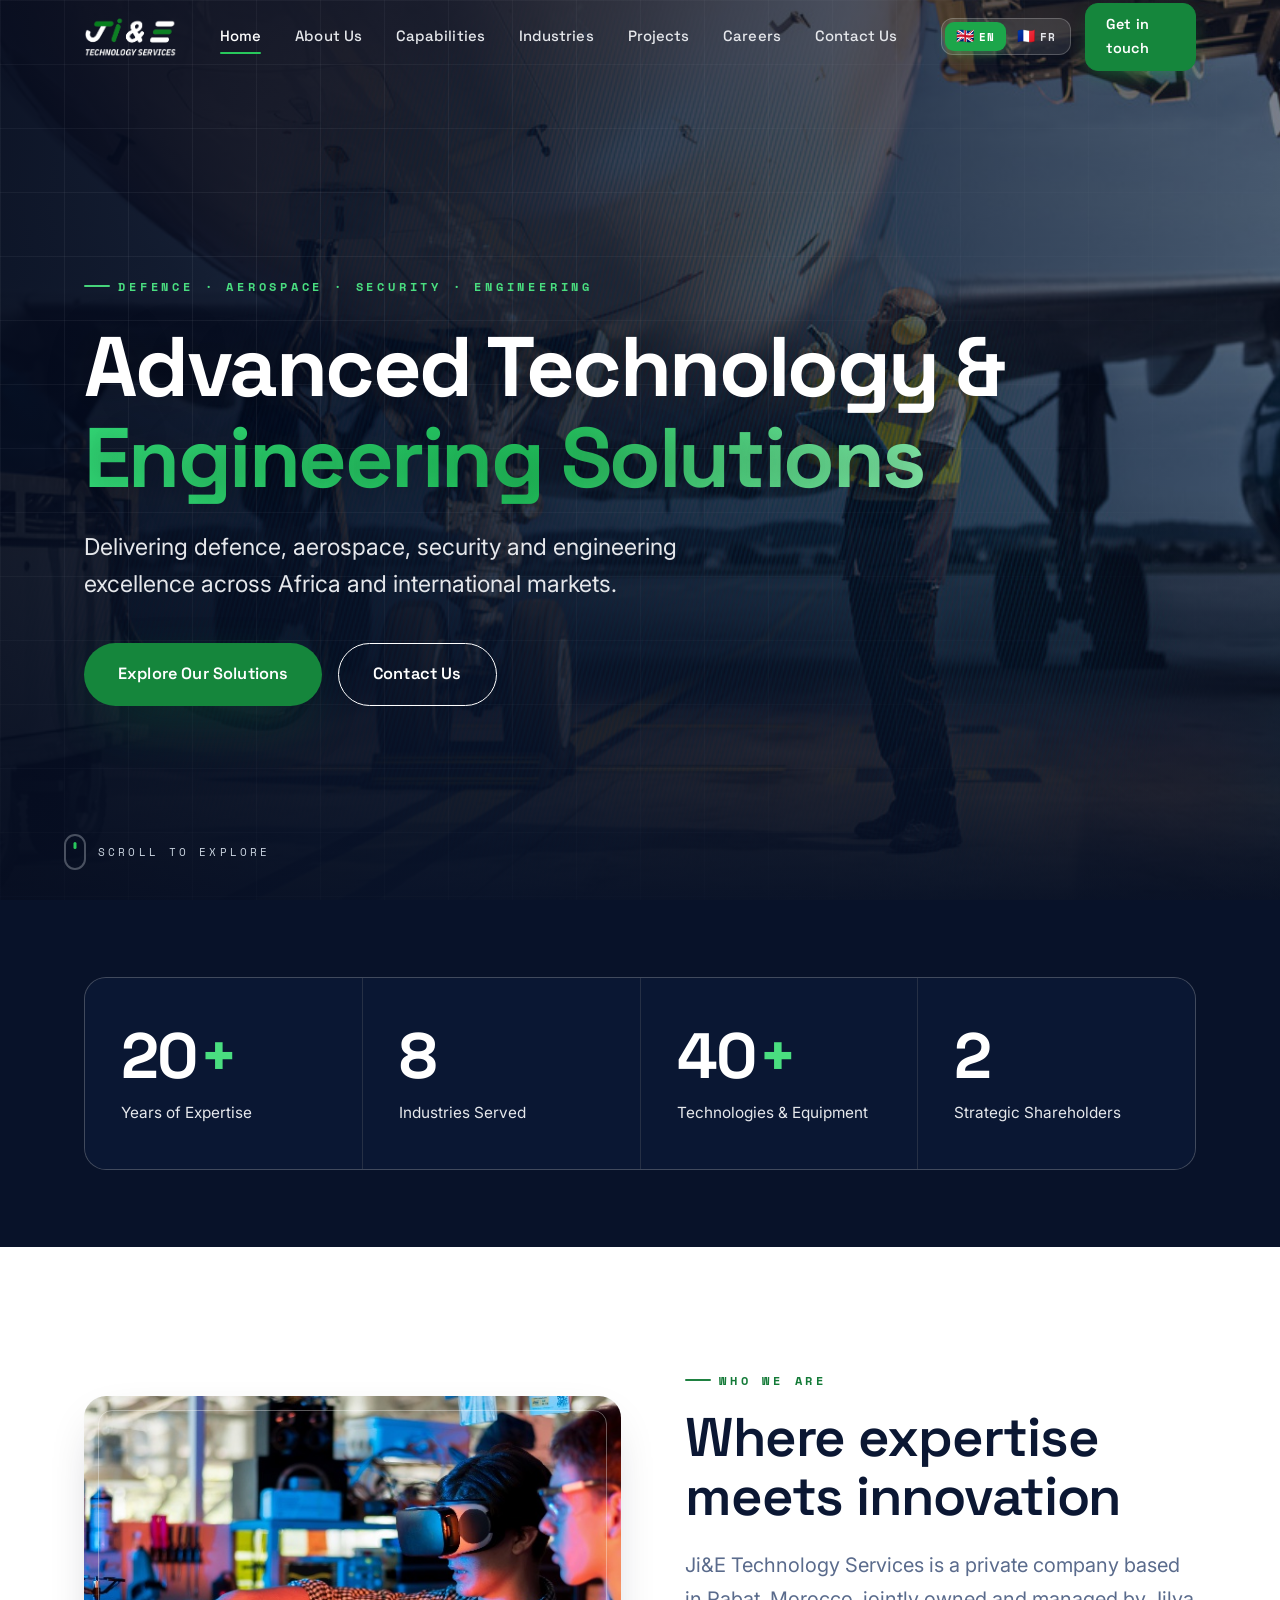
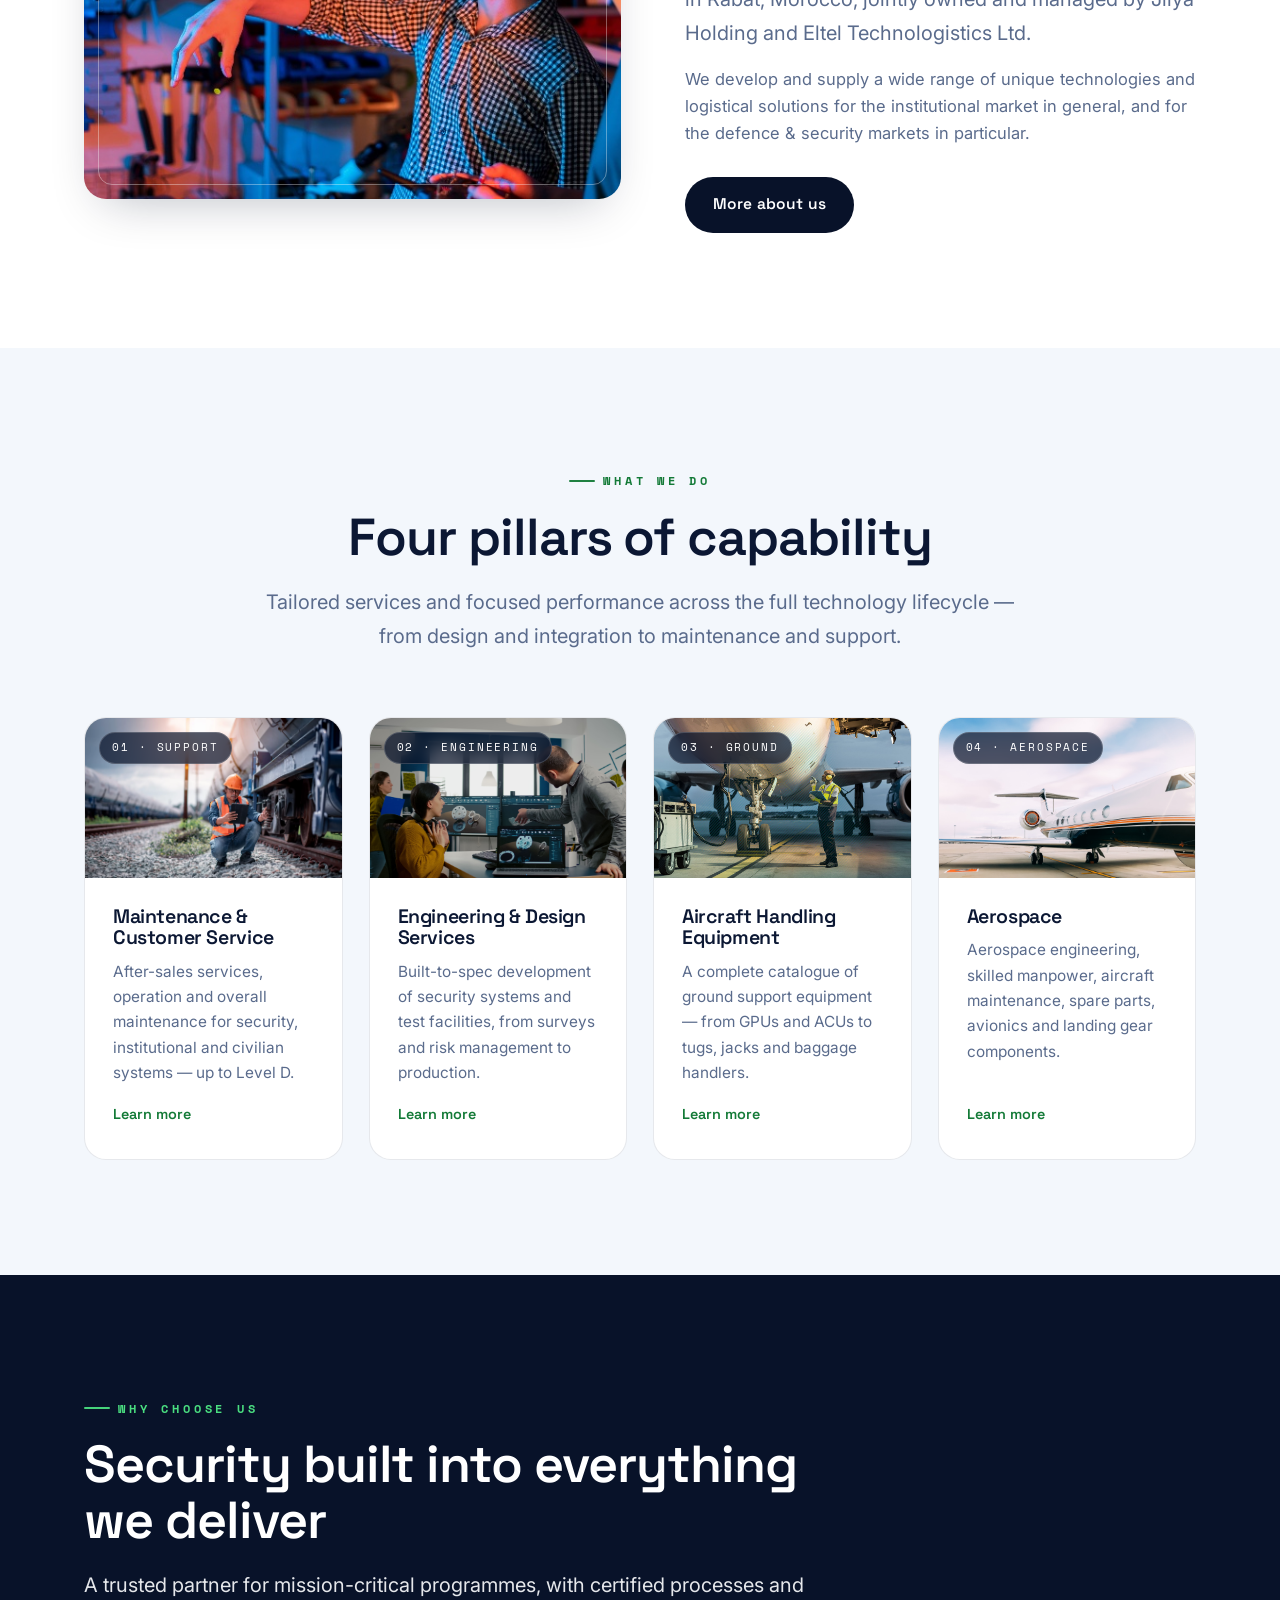
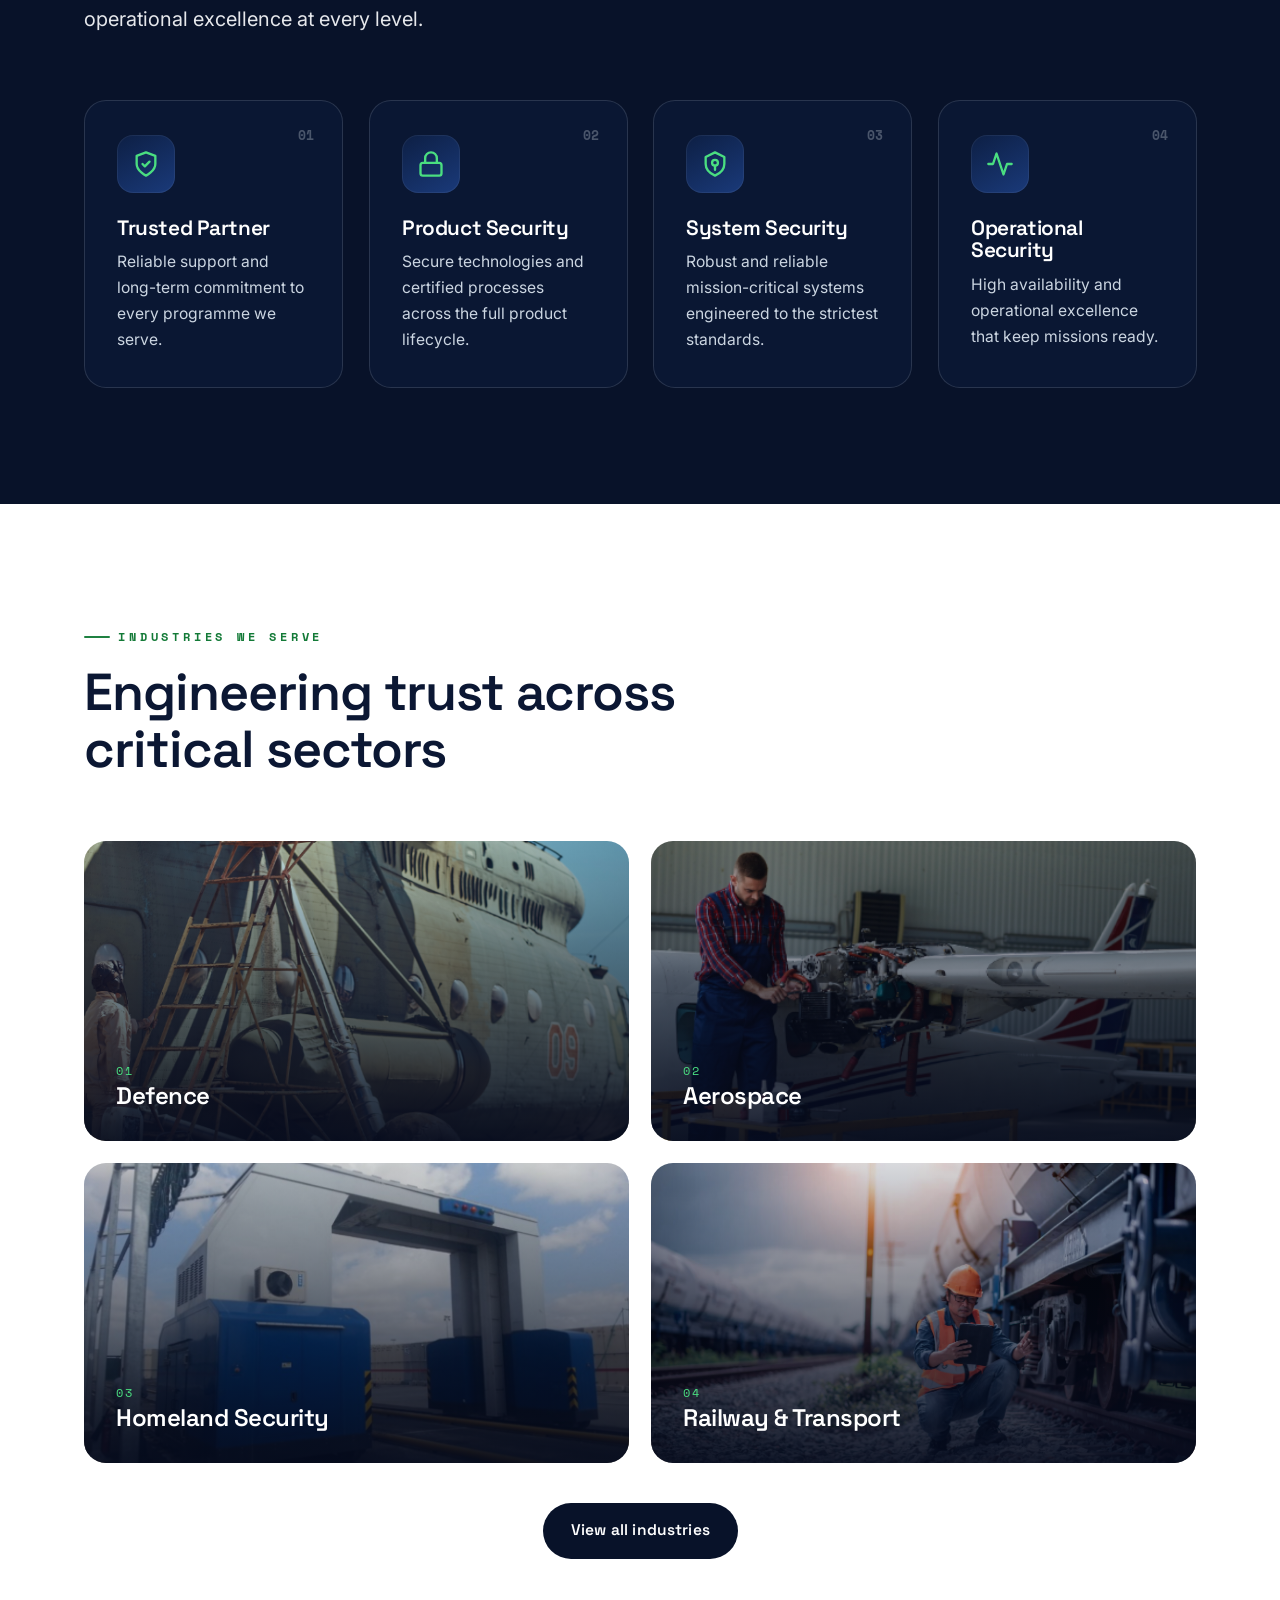
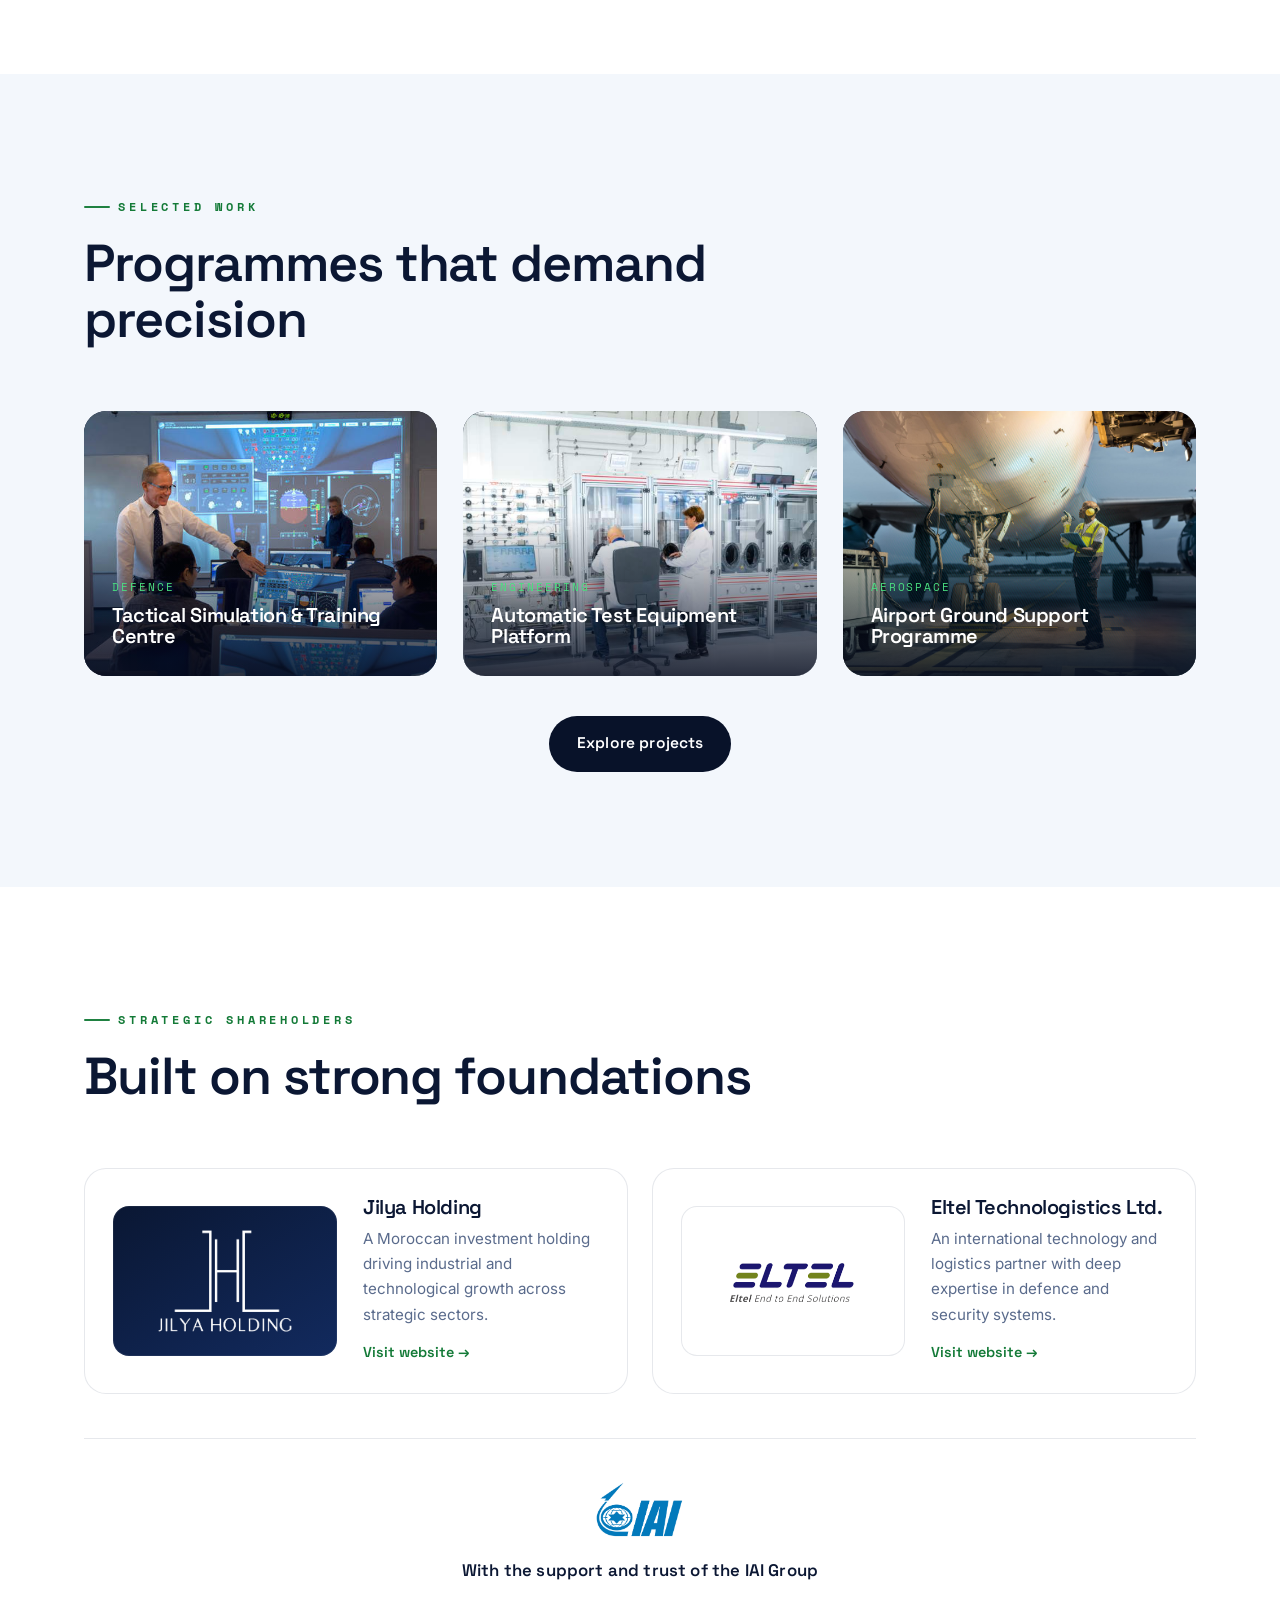
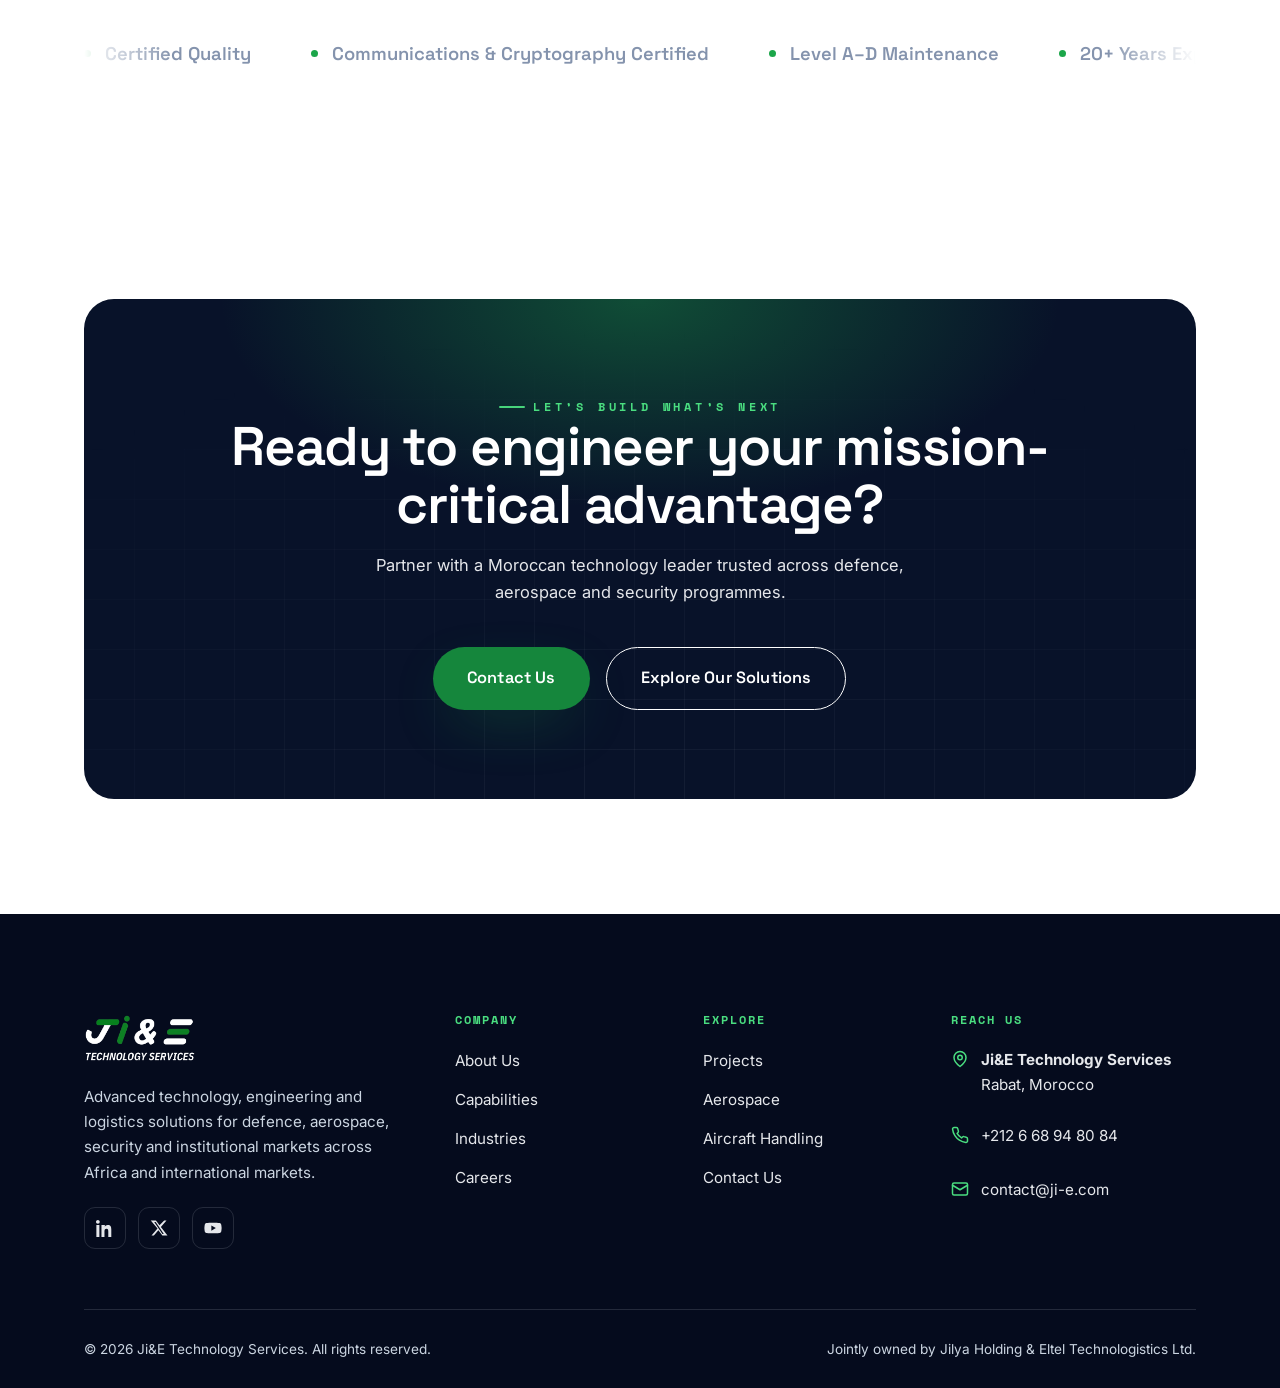
<file: index.html>
<!DOCTYPE html>
<html lang="en">
<head>
<meta charset="UTF-8" />
<meta name="viewport" content="width=device-width, initial-scale=1.0" />
<title>Ji&E Technology Services — Advanced Technology & Engineering Solutions</title>
<meta name="description" content="Ji&E Technology Services — advanced defence, aerospace, security and engineering solutions across Morocco, Africa and international markets." />
<meta name="keywords" content="Defence Technology Morocco, Aerospace Services Morocco, Engineering Services Morocco, Security Systems Morocco, Aircraft Maintenance Morocco, Defence Industry Africa, Aviation Engineering Africa" />
<link rel="icon" href="assets/img/logo.png" />
<link rel="preconnect" href="https://fonts.googleapis.com" />
<link rel="preconnect" href="https://fonts.gstatic.com" crossorigin />
<link href="https://fonts.googleapis.com/css2?family=Space+Grotesk:wght@400;500;600;700&family=Inter:wght@400;500;600;700&family=Space+Mono:wght@400;700&display=swap" rel="stylesheet" />
<link rel="stylesheet" href="assets/css/style.css?v=5" />
</head>
<body data-page="home">
<div class="progress-bar"></div>
<div id="header"></div>

<!-- ============ HERO ============ -->
<section class="hero">
  <div class="hero__bg">
    <div class="hero__slide" style="background-image:url('assets/img/aircraft-ground.jpg')"></div>
    <div class="hero__slide" style="background-image:url('assets/img/security-ops.jpg')"></div>
    <div class="hero__slide" style="background-image:url('assets/img/jet.png')"></div>
    <div class="hero__slide" style="background-image:url('assets/img/railway.png')"></div>
    <div class="hero__slide" style="background-image:url('assets/img/engineering-design.png')"></div>
  </div>
  <div class="hero__veil"></div>
  <div class="hero__grid"></div>
  <div class="container">
    <div class="hero__inner">
      <span class="eyebrow reveal" data-i18n="home.hero.eyebrow">Defence · Aerospace · Security · Engineering</span>
      <h1 class="reveal" data-delay="1" data-i18n="home.hero.title">Advanced Technology &amp; <span class="text-grad">Engineering Solutions</span></h1>
      <p class="sub reveal" data-delay="2" data-i18n="home.hero.sub">Delivering defence, aerospace, security and engineering excellence across Africa and international markets.</p>
      <div class="hero__cta reveal" data-delay="3">
        <a href="capabilities.html" class="btn btn--primary btn--lg" data-i18n="cta.explore">Explore Our Solutions<span></span></a>
        <a href="contact.html" class="btn btn--ghost on-dark btn--lg" data-i18n="cta.contact">Contact Us</a>
      </div>
    </div>
  </div>
  <div class="hero__scroll"><span class="mouse"></span><span data-i18n="home.hero.scroll">Scroll to explore</span></div>
</section>

<!-- ============ STATS ============ -->
<section class="dark section--tight">
  <div class="container">
    <div class="stats-grid reveal">
      <div class="stat">
        <div class="stat__num"><span data-count="20">20</span><span class="suffix">+</span></div>
        <div class="stat__label" data-i18n="home.stat.years">Years of Expertise</div>
      </div>
      <div class="stat">
        <div class="stat__num"><span data-count="8">8</span></div>
        <div class="stat__label" data-i18n="home.stat.industries">Industries Served</div>
      </div>
      <div class="stat">
        <div class="stat__num"><span data-count="40">40</span><span class="suffix">+</span></div>
        <div class="stat__label" data-i18n="home.stat.tech">Technologies &amp; Equipment</div>
      </div>
      <div class="stat">
        <div class="stat__num"><span data-count="2">2</span></div>
        <div class="stat__label" data-i18n="home.stat.owners">Strategic Shareholders</div>
      </div>
    </div>
  </div>
</section>

<!-- ============ INTRO ============ -->
<section class="section">
  <div class="container">
    <div class="split">
      <div class="split__media reveal">
        <img src="assets/img/rd-lab.jpg" alt="Ji&E engineering and innovation" />
        <span class="frame"></span>
      </div>
      <div>
        <span class="eyebrow reveal" data-i18n="home.intro.eyebrow">Who we are</span>
        <h2 class="title-lg reveal" data-delay="1" style="margin-top:18px" data-i18n="home.intro.title">Where expertise meets innovation</h2>
        <p class="lead reveal" data-delay="2" style="margin-top:22px" data-i18n="home.intro.p1">Ji&E Technology Services is a private company based in Rabat, Morocco, jointly owned and managed by Jilya Holding and Eltel Technologistics Ltd.</p>
        <p class="reveal" data-delay="2" style="margin-top:16px;color:var(--muted)" data-i18n="home.intro.p2">We develop and supply a wide range of unique technologies and logistical solutions for the institutional market in general, and for the defence &amp; security markets in particular.</p>
        <div class="reveal" data-delay="3" style="margin-top:30px">
          <a href="about.html" class="btn btn--dark" data-i18n="home.intro.cta">More about us<span></span></a>
        </div>
      </div>
    </div>
  </div>
</section>

<!-- ============ CAPABILITY PILLARS ============ -->
<section class="section alt">
  <div class="container">
    <div class="section-head center reveal">
      <span class="eyebrow eyebrow--center" data-i18n="home.cap.eyebrow">What we do</span>
      <h2 data-i18n="home.cap.title">Four pillars of capability</h2>
      <p class="lead" data-i18n="home.cap.sub">Tailored services and focused performance across the full technology lifecycle — from design and integration to maintenance and support.</p>
    </div>
    <div class="grid grid-4">
      <a class="scard reveal" data-delay="1" href="capabilities.html#maintenance">
        <div class="scard__media"><img src="assets/img/railway.png" alt="" /><span class="scard__tag" data-i18n="home.cap.t1">01 · Support</span></div>
        <div class="scard__body">
          <h3 data-i18n="home.cap.c1.title">Maintenance &amp; Customer Service</h3>
          <p data-i18n="home.cap.c1.text">After-sales services, operation and overall maintenance for security, institutional and civilian systems — up to Level D.</p>
          <span class="scard__more" data-i18n="cta.learn">Learn more →</span>
        </div>
      </a>
      <a class="scard reveal" data-delay="2" href="capabilities.html#engineering">
        <div class="scard__media"><img src="assets/img/engineering-design.png" alt="" /><span class="scard__tag" data-i18n="home.cap.t2">02 · Engineering</span></div>
        <div class="scard__body">
          <h3 data-i18n="home.cap.c2.title">Engineering &amp; Design Services</h3>
          <p data-i18n="home.cap.c2.text">Built-to-spec development of security systems and test facilities, from surveys and risk management to production.</p>
          <span class="scard__more" data-i18n="cta.learn">Learn more →</span>
        </div>
      </a>
      <a class="scard reveal" data-delay="3" href="capabilities.html#handling">
        <div class="scard__media"><img src="assets/img/aircraft-ground.jpg" alt="" /><span class="scard__tag" data-i18n="home.cap.t3">03 · Ground</span></div>
        <div class="scard__body">
          <h3 data-i18n="home.cap.c3.title">Aircraft Handling Equipment</h3>
          <p data-i18n="home.cap.c3.text">A complete catalogue of ground support equipment — from GPUs and ACUs to tugs, jacks and baggage handlers.</p>
          <span class="scard__more" data-i18n="cta.learn">Learn more →</span>
        </div>
      </a>
      <a class="scard reveal" data-delay="4" href="capabilities.html#aerospace">
        <div class="scard__media"><img src="assets/img/jet.png" alt="" /><span class="scard__tag" data-i18n="home.cap.t4">04 · Aerospace</span></div>
        <div class="scard__body">
          <h3 data-i18n="home.cap.c4.title">Aerospace</h3>
          <p data-i18n="home.cap.c4.text">Aerospace engineering, skilled manpower, aircraft maintenance, spare parts, avionics and landing gear components.</p>
          <span class="scard__more" data-i18n="cta.learn">Learn more →</span>
        </div>
      </a>
    </div>
  </div>
</section>

<!-- ============ WHY CHOOSE US ============ -->
<section class="section dark">
  <div class="container">
    <div class="section-head reveal">
      <span class="eyebrow" data-i18n="home.why.eyebrow">Why choose us</span>
      <h2 data-i18n="home.why.title">Security built into everything we deliver</h2>
      <p class="lead" data-i18n="home.why.sub">A trusted partner for mission-critical programmes, with certified processes and operational excellence at every level.</p>
    </div>
    <div class="grid grid-4">
      <div class="card reveal" data-delay="1">
        <span class="card__index">01</span>
        <div class="card__icon"><svg viewBox="0 0 24 24" fill="none" stroke="currentColor" stroke-width="2" stroke-linecap="round" stroke-linejoin="round"><path d="M12 22s8-4 8-10V5l-8-3-8 3v7c0 6 8 10 8 10Z"/><path d="m9 12 2 2 4-4"/></svg></div>
        <h3 data-i18n="home.why.c1.title">Trusted Partner</h3>
        <p data-i18n="home.why.c1.text">Reliable support and long-term commitment to every programme we serve.</p>
      </div>
      <div class="card reveal" data-delay="2">
        <span class="card__index">02</span>
        <div class="card__icon"><svg viewBox="0 0 24 24" fill="none" stroke="currentColor" stroke-width="2" stroke-linecap="round" stroke-linejoin="round"><rect x="3" y="11" width="18" height="11" rx="2"/><path d="M7 11V7a5 5 0 0 1 10 0v4"/></svg></div>
        <h3 data-i18n="home.why.c2.title">Product Security</h3>
        <p data-i18n="home.why.c2.text">Secure technologies and certified processes across the full product lifecycle.</p>
      </div>
      <div class="card reveal" data-delay="3">
        <span class="card__index">03</span>
        <div class="card__icon"><svg viewBox="0 0 24 24" fill="none" stroke="currentColor" stroke-width="2" stroke-linecap="round" stroke-linejoin="round"><path d="M12 2 4 6v6c0 5 3.5 8 8 10 4.5-2 8-5 8-10V6Z"/><circle cx="12" cy="11" r="2.5"/><path d="M12 13.5V17"/></svg></div>
        <h3 data-i18n="home.why.c3.title">System Security</h3>
        <p data-i18n="home.why.c3.text">Robust and reliable mission-critical systems engineered to the strictest standards.</p>
      </div>
      <div class="card reveal" data-delay="4">
        <span class="card__index">04</span>
        <div class="card__icon"><svg viewBox="0 0 24 24" fill="none" stroke="currentColor" stroke-width="2" stroke-linecap="round" stroke-linejoin="round"><path d="M22 12h-4l-3 9L9 3l-3 9H2"/></svg></div>
        <h3 data-i18n="home.why.c4.title">Operational Security</h3>
        <p data-i18n="home.why.c4.text">High availability and operational excellence that keep missions ready.</p>
      </div>
    </div>
  </div>
</section>

<!-- ============ INDUSTRIES ============ -->
<section class="section">
  <div class="container">
    <div class="section-head reveal">
      <span class="eyebrow" data-i18n="home.ind.eyebrow">Industries we serve</span>
      <h2 data-i18n="home.ind.title">Engineering trust across critical sectors</h2>
    </div>
    <div class="ind-grid">
      <div class="ind reveal" data-delay="1"><div class="ind__bg" style="background-image:url('assets/img/helicopter.png')"></div><div><span class="num">01</span><h3 data-i18n="ind.defence">Defence</h3><p data-i18n="home.ind.defence">Mission-ready systems, integration and through-life support for defence forces.</p></div></div>
      <div class="ind reveal" data-delay="2"><div class="ind__bg" style="background-image:url('assets/img/aircraft-maintenance.png')"></div><div><span class="num">02</span><h3 data-i18n="ind.aerospace">Aerospace</h3><p data-i18n="home.ind.aerospace">Engineering, MRO and spare parts for aircraft and spacecraft systems.</p></div></div>
      <div class="ind reveal" data-delay="3"><div class="ind__bg" style="background-image:url('assets/img/inspection.png')"></div><div><span class="num">03</span><h3 data-i18n="ind.security">Homeland Security</h3><p data-i18n="home.ind.security">Screening, inspection and access-control systems for borders and critical sites.</p></div></div>
      <div class="ind reveal" data-delay="4"><div class="ind__bg" style="background-image:url('assets/img/railway.png')"></div><div><span class="num">04</span><h3 data-i18n="ind.railway">Railway &amp; Transport</h3><p data-i18n="home.ind.railway">Carriage assembly, retrofitting and end-to-end maintenance solutions.</p></div></div>
    </div>
    <div class="center reveal" style="margin-top:40px">
      <a href="industries.html" class="btn btn--dark" data-i18n="home.ind.cta">View all industries<span></span></a>
    </div>
  </div>
</section>

<!-- ============ PROJECTS TEASER ============ -->
<section class="section alt">
  <div class="container">
    <div class="section-head reveal">
      <span class="eyebrow" data-i18n="home.proj.eyebrow">Selected work</span>
      <h2 data-i18n="home.proj.title">Programmes that demand precision</h2>
    </div>
    <div class="grid grid-3">
      <div class="proj reveal" data-delay="1"><img src="assets/img/simulators.png" alt="" /><div class="proj__info"><span class="proj__cat" data-i18n="proj.cat.defence">Defence</span><h4 data-i18n="home.proj.p1">Tactical Simulation &amp; Training Centre</h4><div class="proj__meta" data-i18n="home.proj.p1.meta">Integration, certification and full operation of advanced simulators and shooting ranges.</div></div></div>
      <div class="proj reveal" data-delay="2"><img src="assets/img/test-facility.png" alt="" /><div class="proj__info"><span class="proj__cat" data-i18n="proj.cat.engineering">Engineering</span><h4 data-i18n="home.proj.p2">Automatic Test Equipment Platform</h4><div class="proj__meta" data-i18n="home.proj.p2.meta">Generic, flexible ATE supporting electronics, RF, propulsion and power supplies.</div></div></div>
      <div class="proj reveal" data-delay="3"><img src="assets/img/aircraft-ground.jpg" alt="" /><div class="proj__info"><span class="proj__cat" data-i18n="proj.cat.aerospace">Aerospace</span><h4 data-i18n="home.proj.p3">Airport Ground Support Programme</h4><div class="proj__meta" data-i18n="home.proj.p3.meta">Supply and maintenance of GPUs, ACUs and aircraft handling fleets.</div></div></div>
    </div>
    <div class="center reveal" style="margin-top:40px">
      <a href="projects.html" class="btn btn--dark" data-i18n="home.proj.cta">Explore projects<span></span></a>
    </div>
  </div>
</section>

<!-- ============ PARTNERS ============ -->
<section class="section">
  <div class="container">
    <div class="section-head reveal">
      <span class="eyebrow" data-i18n="home.part.eyebrow">Strategic shareholders</span>
      <h2 data-i18n="home.part.title">Built on strong foundations</h2>
    </div>
    <div class="partner-grid">
      <a class="partner reveal" data-delay="1" href="https://www.jilya.org/main/" target="_blank" rel="noopener noreferrer">
        <div class="partner__plate partner__plate--dark">
          <img src="assets/img/partner-jilya.png" alt="Jilya Holding" loading="lazy" />
        </div>
        <div class="partner__body">
          <h4 data-i18n="home.part.jilya">Jilya Holding</h4>
          <p data-i18n="home.part.jilya.text">A Moroccan investment holding driving industrial and technological growth across strategic sectors.</p>
          <span class="partner__link" data-i18n="home.part.visit">Visit website →</span>
        </div>
      </a>
      <a class="partner reveal" data-delay="2" href="https://eltel.co.il/en/home/" target="_blank" rel="noopener noreferrer">
        <div class="partner__plate partner__plate--light">
          <img src="assets/img/partner-eltel.png" alt="Eltel Technologistics" loading="lazy" />
        </div>
        <div class="partner__body">
          <h4 data-i18n="home.part.eltel">Eltel Technologistics Ltd.</h4>
          <p data-i18n="home.part.eltel.text">An international technology and logistics partner with deep expertise in defence and security systems.</p>
          <span class="partner__link" data-i18n="home.part.visit">Visit website →</span>
        </div>
      </a>
    </div>
    <div class="partner-support reveal" data-delay="3">
      <img class="partner-support__logo" src="assets/img/partner-iai.png" alt="IAI — Israel Aerospace Industries" loading="lazy" />
      <p data-i18n="home.part.support">With the support and trust of the IAI Group</p>
    </div>
    <div class="marquee reveal" style="margin-top:54px">
      <div class="marquee__track">
        <span class="marquee__item"><span class="d"></span><span data-i18n="home.cert.q">Certified Quality</span></span>
        <span class="marquee__item"><span class="d"></span><span data-i18n="home.cert.crypto">Communications &amp; Cryptography Certified</span></span>
        <span class="marquee__item"><span class="d"></span><span data-i18n="home.cert.level">Level A–D Maintenance</span></span>
        <span class="marquee__item"><span class="d"></span><span data-i18n="home.cert.exp">20+ Years Experience</span></span>
        <span class="marquee__item"><span class="d"></span><span data-i18n="home.cert.markets">Defence &amp; Civil Markets</span></span>
        <span class="marquee__item"><span class="d"></span><span data-i18n="home.cert.q">Certified Quality</span></span>
        <span class="marquee__item"><span class="d"></span><span data-i18n="home.cert.crypto">Communications &amp; Cryptography Certified</span></span>
        <span class="marquee__item"><span class="d"></span><span data-i18n="home.cert.level">Level A–D Maintenance</span></span>
        <span class="marquee__item"><span class="d"></span><span data-i18n="home.cert.exp">20+ Years Experience</span></span>
        <span class="marquee__item"><span class="d"></span><span data-i18n="home.cert.markets">Defence &amp; Civil Markets</span></span>
      </div>
    </div>
  </div>
</section>

<div id="cta-band"></div>
<div id="footer"></div>

<script src="assets/js/i18n.js?v=5"></script>
<script>
I18N.add({
  en:{
    'meta.title':'Ji&E Technology Services — Advanced Technology & Engineering Solutions',
    'meta.desc':'Ji&E Technology Services — advanced defence, aerospace, security and engineering solutions across Morocco, Africa and international markets.',
    'home.hero.eyebrow':'Defence · Aerospace · Security · Engineering',
    'home.hero.title':'Advanced Technology &amp; <span class="text-grad">Engineering Solutions</span>',
    'home.hero.sub':'Delivering defence, aerospace, security and engineering excellence across Africa and international markets.',
    'home.hero.scroll':'Scroll to explore',
    'home.stat.years':'Years of Expertise',
    'home.stat.industries':'Industries Served',
    'home.stat.tech':'Technologies &amp; Equipment',
    'home.stat.owners':'Strategic Shareholders',
    'home.intro.eyebrow':'Who we are',
    'home.intro.title':'Where expertise meets innovation',
    'home.intro.p1':'Ji&E Technology Services is a private company based in Rabat, Morocco, jointly owned and managed by Jilya Holding and Eltel Technologistics Ltd.',
    'home.intro.p2':'We develop and supply a wide range of unique technologies and logistical solutions for the institutional market in general, and for the defence &amp; security markets in particular.',
    'home.intro.cta':'More about us',
    'home.cap.eyebrow':'What we do',
    'home.cap.title':'Four pillars of capability',
    'home.cap.sub':'Tailored services and focused performance across the full technology lifecycle — from design and integration to maintenance and support.',
    'home.cap.t1':'01 · Support','home.cap.t2':'02 · Engineering','home.cap.t3':'03 · Ground','home.cap.t4':'04 · Aerospace',
    'home.cap.c1.title':'Maintenance &amp; Customer Service',
    'home.cap.c1.text':'After-sales services, operation and overall maintenance for security, institutional and civilian systems — up to Level D.',
    'home.cap.c2.title':'Engineering &amp; Design Services',
    'home.cap.c2.text':'Built-to-spec development of security systems and test facilities, from surveys and risk management to production.',
    'home.cap.c3.title':'Aircraft Handling Equipment',
    'home.cap.c3.text':'A complete catalogue of ground support equipment — from GPUs and ACUs to tugs, jacks and baggage handlers.',
    'home.cap.c4.title':'Aerospace',
    'home.cap.c4.text':'Aerospace engineering, skilled manpower, aircraft maintenance, spare parts, avionics and landing gear components.',
    'home.why.eyebrow':'Why choose us',
    'home.why.title':'Security built into everything we deliver',
    'home.why.sub':'A trusted partner for mission-critical programmes, with certified processes and operational excellence at every level.',
    'home.why.c1.title':'Trusted Partner','home.why.c1.text':'Reliable support and long-term commitment to every programme we serve.',
    'home.why.c2.title':'Product Security','home.why.c2.text':'Secure technologies and certified processes across the full product lifecycle.',
    'home.why.c3.title':'System Security','home.why.c3.text':'Robust and reliable mission-critical systems engineered to the strictest standards.',
    'home.why.c4.title':'Operational Security','home.why.c4.text':'High availability and operational excellence that keep missions ready.',
    'home.ind.eyebrow':'Industries we serve',
    'home.ind.title':'Engineering trust across critical sectors',
    'home.ind.defence':'Mission-ready systems, integration and through-life support for defence forces.',
    'home.ind.aerospace':'Engineering, MRO and spare parts for aircraft and spacecraft systems.',
    'home.ind.security':'Screening, inspection and access-control systems for borders and critical sites.',
    'home.ind.railway':'Carriage assembly, retrofitting and end-to-end maintenance solutions.',
    'home.ind.cta':'View all industries',
    'home.proj.eyebrow':'Selected work',
    'home.proj.title':'Programmes that demand precision',
    'home.proj.p1':'Tactical Simulation &amp; Training Centre','home.proj.p1.meta':'Integration, certification and full operation of advanced simulators and shooting ranges.',
    'home.proj.p2':'Automatic Test Equipment Platform','home.proj.p2.meta':'Generic, flexible ATE supporting electronics, RF, propulsion and power supplies.',
    'home.proj.p3':'Airport Ground Support Programme','home.proj.p3.meta':'Supply and maintenance of GPUs, ACUs and aircraft handling fleets.',
    'home.proj.cta':'Explore projects',
    'home.part.eyebrow':'Strategic shareholders','home.part.title':'Built on strong foundations',
    'home.part.jilya':'Jilya Holding','home.part.jilya.text':'A Moroccan investment holding driving industrial and technological growth across strategic sectors.',
    'home.part.eltel':'Eltel Technologistics Ltd.','home.part.eltel.text':'An international technology and logistics partner with deep expertise in defence and security systems.',
    'home.part.visit':'Visit website →',
    'home.part.support':'With the support and trust of the IAI Group',
    'home.cert.q':'Certified Quality',
    'home.cert.crypto':'Communications &amp; Cryptography Certified',
    'home.cert.level':'Level A–D Maintenance',
    'home.cert.exp':'20+ Years Experience',
    'home.cert.markets':'Defence &amp; Civil Markets',
    'ind.defence':'Defence','ind.aerospace':'Aerospace','ind.security':'Homeland Security','ind.railway':'Railway &amp; Transport',
    'proj.cat.defence':'Defence','proj.cat.engineering':'Engineering','proj.cat.aerospace':'Aerospace',
    'cap.tab.aerospace':'Aerospace','cap.tab.handling':'Aircraft Handling'
  },
  fr:{
    'meta.title':'Ji&E Technology Services — Solutions technologiques et d’ingénierie avancées',
    'meta.desc':'Ji&E Technology Services — solutions avancées en défense, aérospatial, sécurité et ingénierie au Maroc, en Afrique et à l’international.',
    'home.hero.eyebrow':'Défense · Aérospatial · Sécurité · Ingénierie',
    'home.hero.title':'Solutions technologiques &amp; <span class="text-grad">d’ingénierie avancées</span>',
    'home.hero.sub':'L’excellence en défense, aérospatial, sécurité et ingénierie, au service de l’Afrique et des marchés internationaux.',
    'home.hero.scroll':'Faire défiler',
    'home.stat.years':'Années d’expertise',
    'home.stat.industries':'Secteurs servis',
    'home.stat.tech':'Technologies &amp; équipements',
    'home.stat.owners':'Actionnaires stratégiques',
    'home.intro.eyebrow':'Qui sommes-nous',
    'home.intro.title':'Là où l’expertise rencontre l’innovation',
    'home.intro.p1':'Ji&E Technology Services est une société privée basée à Rabat, au Maroc, détenue et gérée conjointement par Jilya Holding et Eltel Technologistics Ltd.',
    'home.intro.p2':'Nous développons et fournissons une large gamme de technologies et de solutions logistiques uniques pour le marché institutionnel en général, et pour les marchés de la défense &amp; de la sécurité en particulier.',
    'home.intro.cta':'En savoir plus sur nous',
    'home.cap.eyebrow':'Notre métier',
    'home.cap.title':'Quatre piliers d’expertise',
    'home.cap.sub':'Des services sur mesure et une performance ciblée sur tout le cycle de vie technologique — de la conception et l’intégration à la maintenance et au support.',
    'home.cap.t1':'01 · Support','home.cap.t2':'02 · Ingénierie','home.cap.t3':'03 · Au sol','home.cap.t4':'04 · Aérospatial',
    'home.cap.c1.title':'Maintenance &amp; service client',
    'home.cap.c1.text':'Services après-vente, exploitation et maintenance globale des systèmes de sécurité, institutionnels et civils — jusqu’au niveau D.',
    'home.cap.c2.title':'Services d’ingénierie &amp; de conception',
    'home.cap.c2.text':'Développement sur cahier des charges de systèmes de sécurité et de bancs de test, des études et la gestion des risques jusqu’à la production.',
    'home.cap.c3.title':'Équipements de servitude aéronautique',
    'home.cap.c3.text':'Un catalogue complet d’équipements d’assistance au sol — des GPU et ACU aux tracteurs, vérins et convoyeurs à bagages.',
    'home.cap.c4.title':'Aérospatial',
    'home.cap.c4.text':'Ingénierie aérospatiale, personnel qualifié, maintenance aéronautique, pièces de rechange, avionique et trains d’atterrissage.',
    'home.why.eyebrow':'Pourquoi nous choisir',
    'home.why.title':'La sécurité au cœur de tout ce que nous livrons',
    'home.why.sub':'Un partenaire de confiance pour les programmes critiques, avec des processus certifiés et l’excellence opérationnelle à chaque niveau.',
    'home.why.c1.title':'Partenaire de confiance','home.why.c1.text':'Un support fiable et un engagement durable sur chaque programme que nous servons.',
    'home.why.c2.title':'Sécurité produit','home.why.c2.text':'Des technologies sécurisées et des processus certifiés sur tout le cycle de vie du produit.',
    'home.why.c3.title':'Sécurité des systèmes','home.why.c3.text':'Des systèmes critiques robustes et fiables, conçus selon les normes les plus strictes.',
    'home.why.c4.title':'Sécurité opérationnelle','home.why.c4.text':'Une haute disponibilité et une excellence opérationnelle qui maintiennent les missions prêtes.',
    'home.ind.eyebrow':'Secteurs servis',
    'home.ind.title':'La confiance, au service des secteurs critiques',
    'home.ind.defence':'Systèmes prêts à l’emploi, intégration et soutien sur tout le cycle de vie pour les forces de défense.',
    'home.ind.aerospace':'Ingénierie, MRO et pièces de rechange pour aéronefs et systèmes spatiaux.',
    'home.ind.security':'Systèmes de détection, d’inspection et de contrôle d’accès pour les frontières et sites sensibles.',
    'home.ind.railway':'Assemblage de voitures, rénovation et solutions de maintenance de bout en bout.',
    'home.ind.cta':'Voir tous les secteurs',
    'home.proj.eyebrow':'Réalisations',
    'home.proj.title':'Des programmes qui exigent la précision',
    'home.proj.p1':'Centre de simulation &amp; d’entraînement tactique','home.proj.p1.meta':'Intégration, certification et exploitation complète de simulateurs avancés et de stands de tir.',
    'home.proj.p2':'Plateforme de bancs de test automatiques','home.proj.p2.meta':'ATE générique et flexible supportant l’électronique, la RF, la propulsion et les alimentations.',
    'home.proj.p3':'Programme d’assistance aéroportuaire au sol','home.proj.p3.meta':'Fourniture et maintenance de GPU, d’ACU et de flottes d’équipements de servitude.',
    'home.proj.cta':'Explorer les projets',
    'home.part.eyebrow':'Actionnaires stratégiques','home.part.title':'Bâtie sur des fondations solides',
    'home.part.jilya':'Jilya Holding','home.part.jilya.text':'Un holding d’investissement marocain qui stimule la croissance industrielle et technologique dans des secteurs stratégiques.',
    'home.part.eltel':'Eltel Technologistics Ltd.','home.part.eltel.text':'Un partenaire international en technologie et logistique, doté d’une forte expertise des systèmes de défense et de sécurité.',
    'home.part.visit':'Visiter le site →',
    'home.part.support':'Avec le soutien et la confiance du Groupe IAI',
    'home.cert.q':'Qualité certifiée',
    'home.cert.crypto':'Communications &amp; cryptographie certifiées',
    'home.cert.level':'Maintenance niveaux A–D',
    'home.cert.exp':'Plus de 20 ans d’expérience',
    'home.cert.markets':'Marchés défense &amp; civils',
    'ind.defence':'Défense','ind.aerospace':'Aérospatial','ind.security':'Sécurité intérieure','ind.railway':'Ferroviaire &amp; transport',
    'proj.cat.defence':'Défense','proj.cat.engineering':'Ingénierie','proj.cat.aerospace':'Aérospatial',
    'cap.tab.aerospace':'Aérospatial','cap.tab.handling':'Servitude aéronautique'
  }
});
</script>
<script src="assets/js/main.js?v=5"></script>
</body>
</html>
</file>
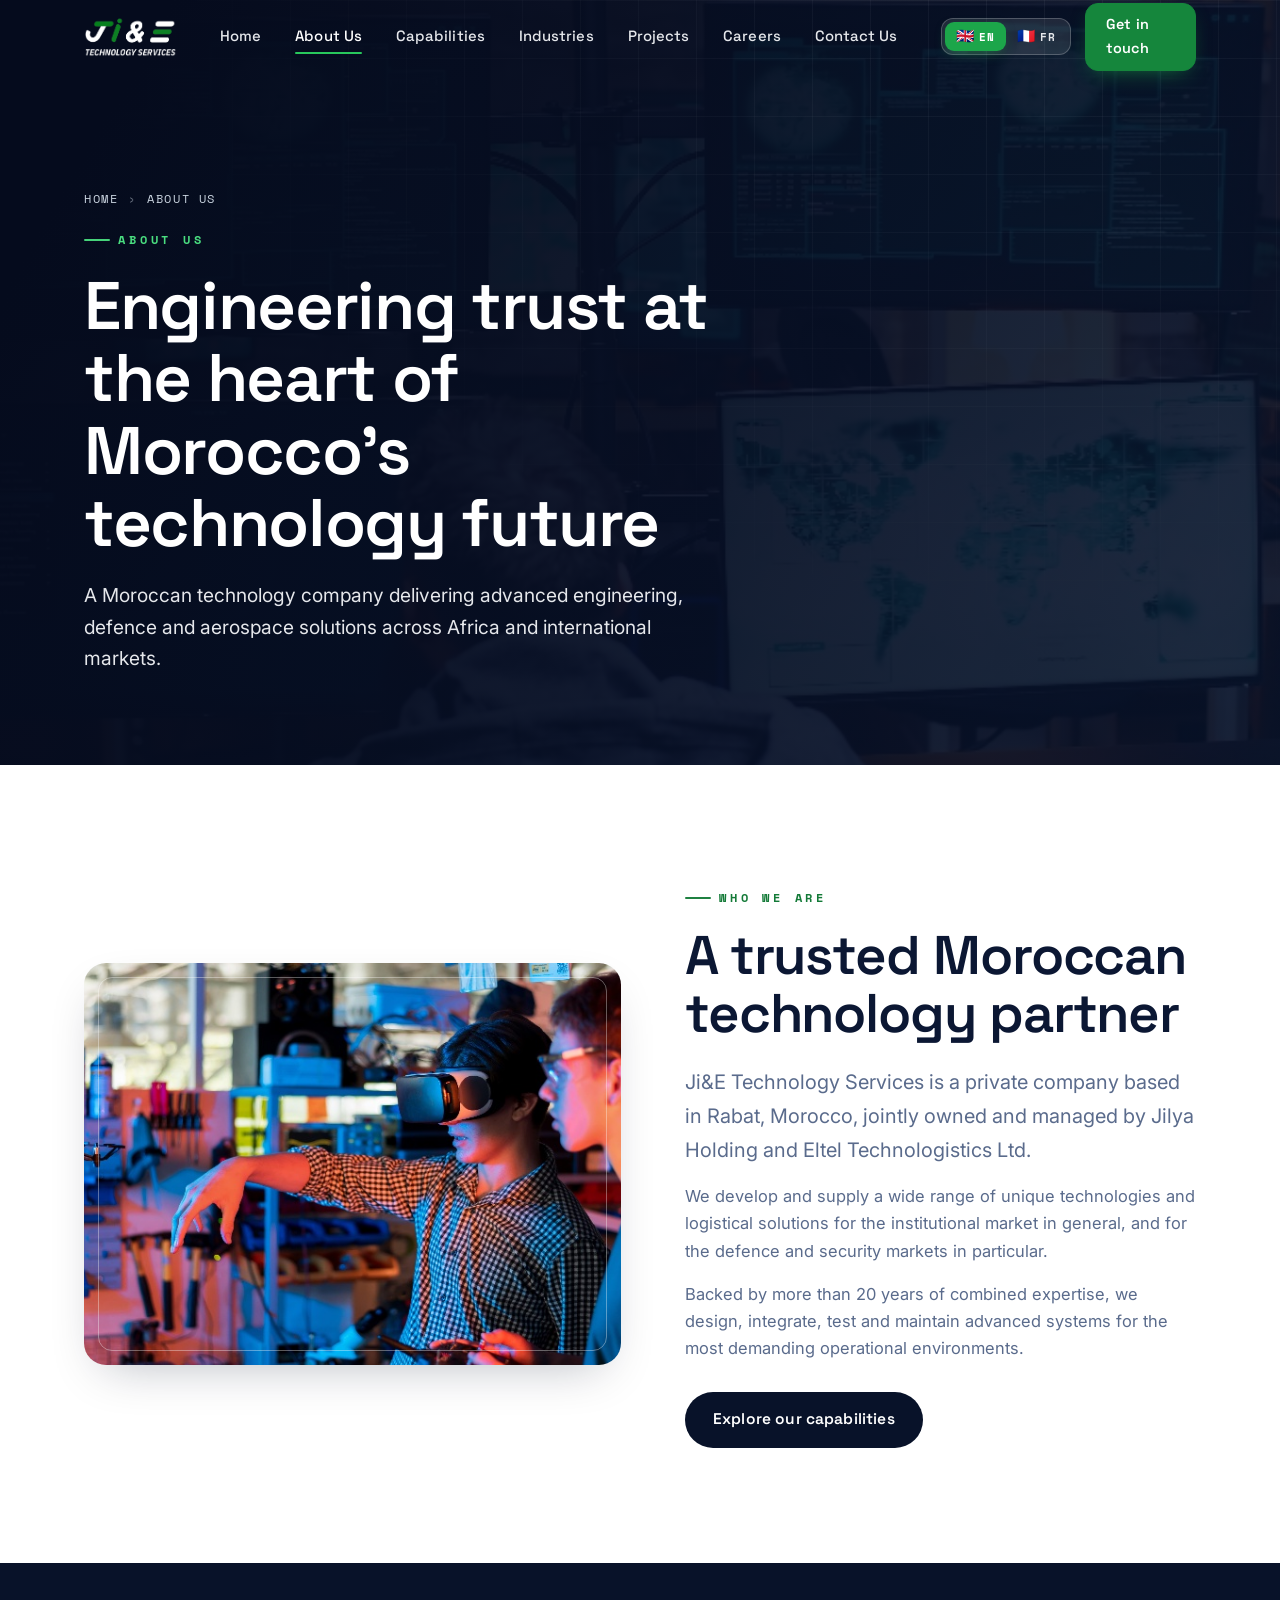
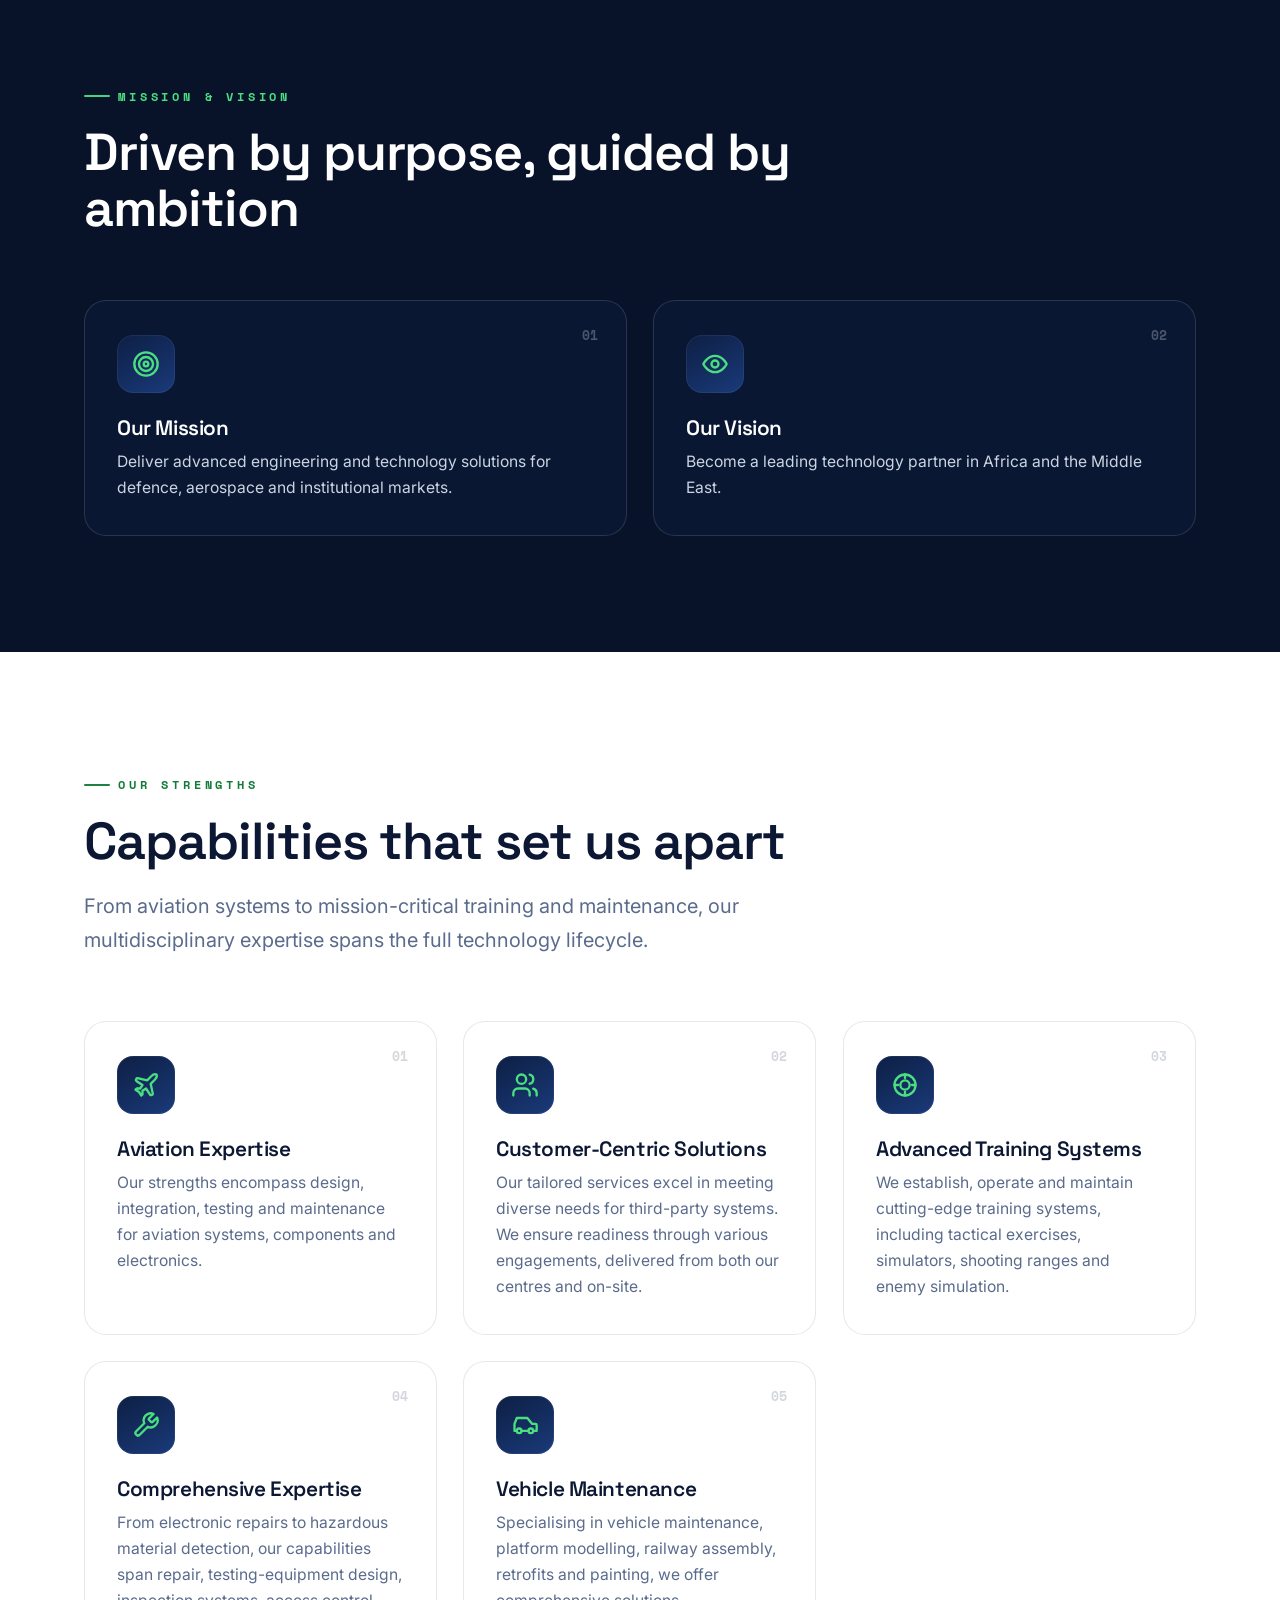
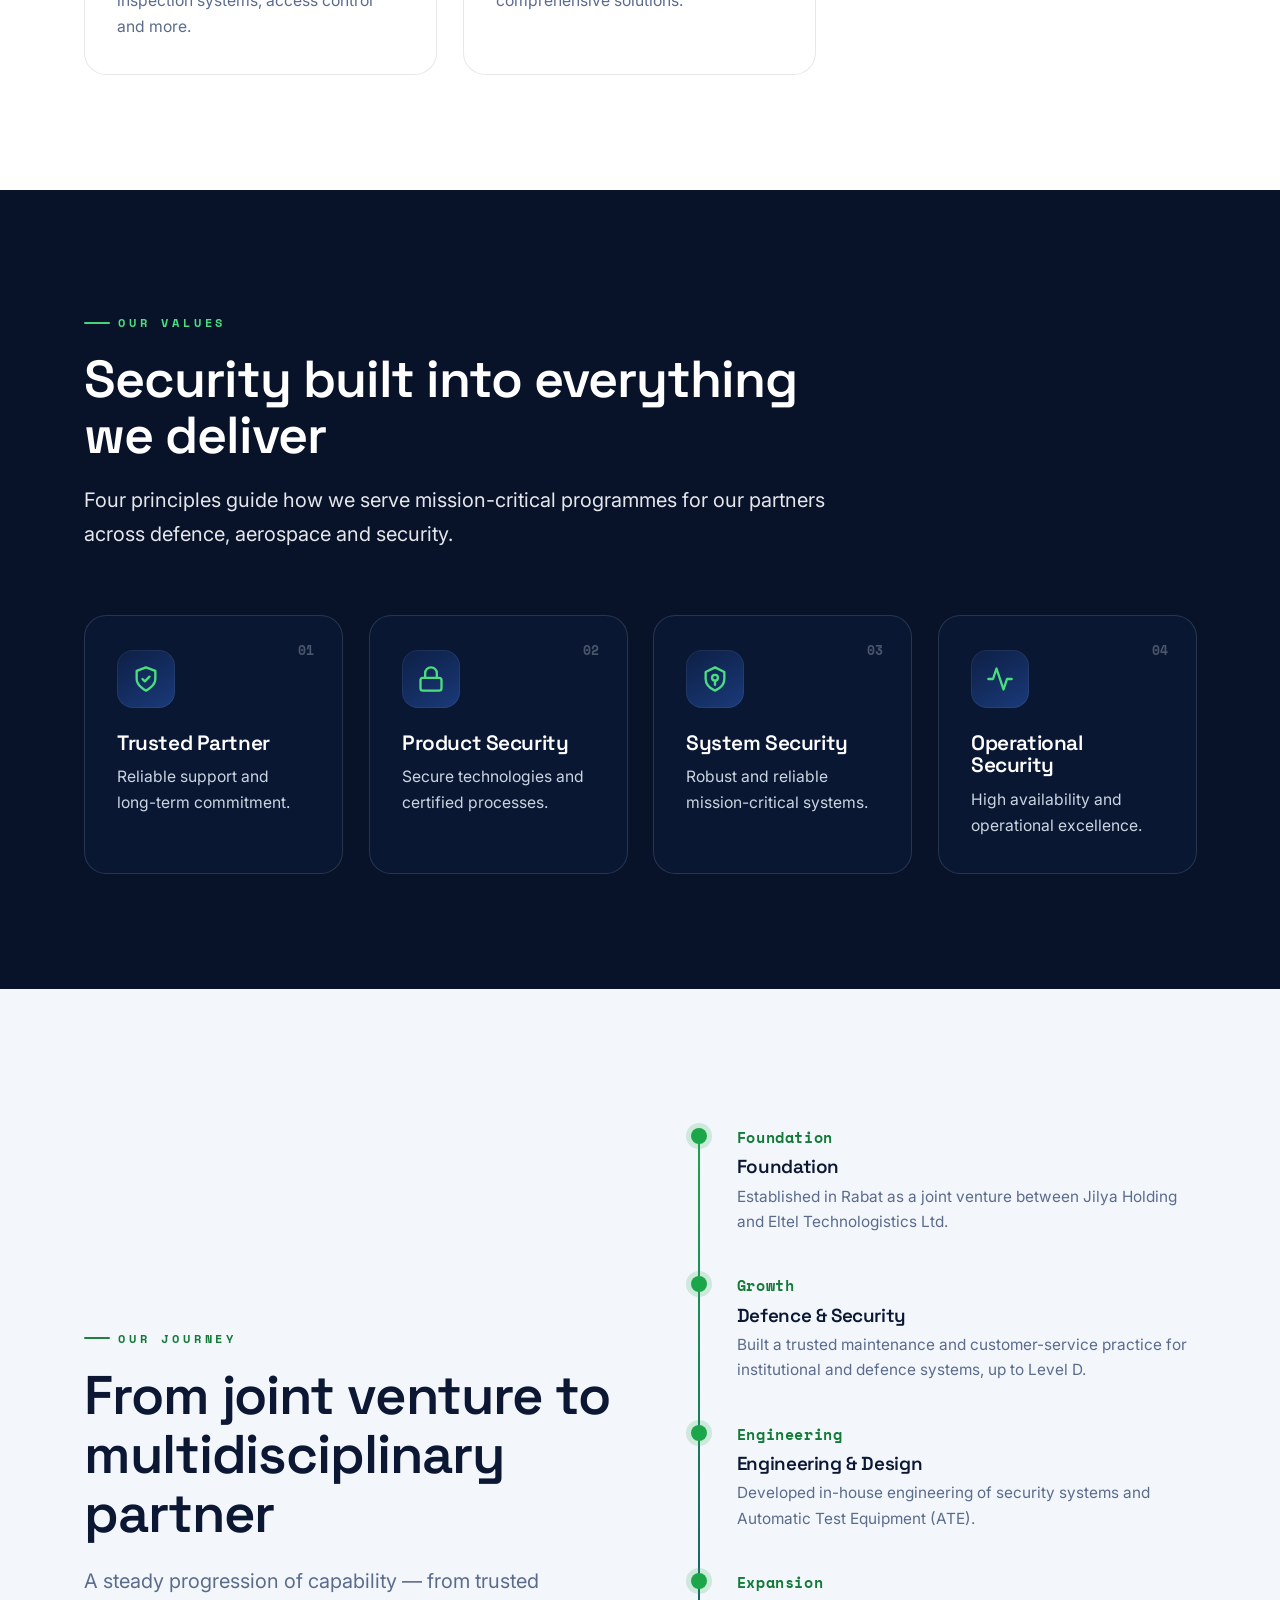
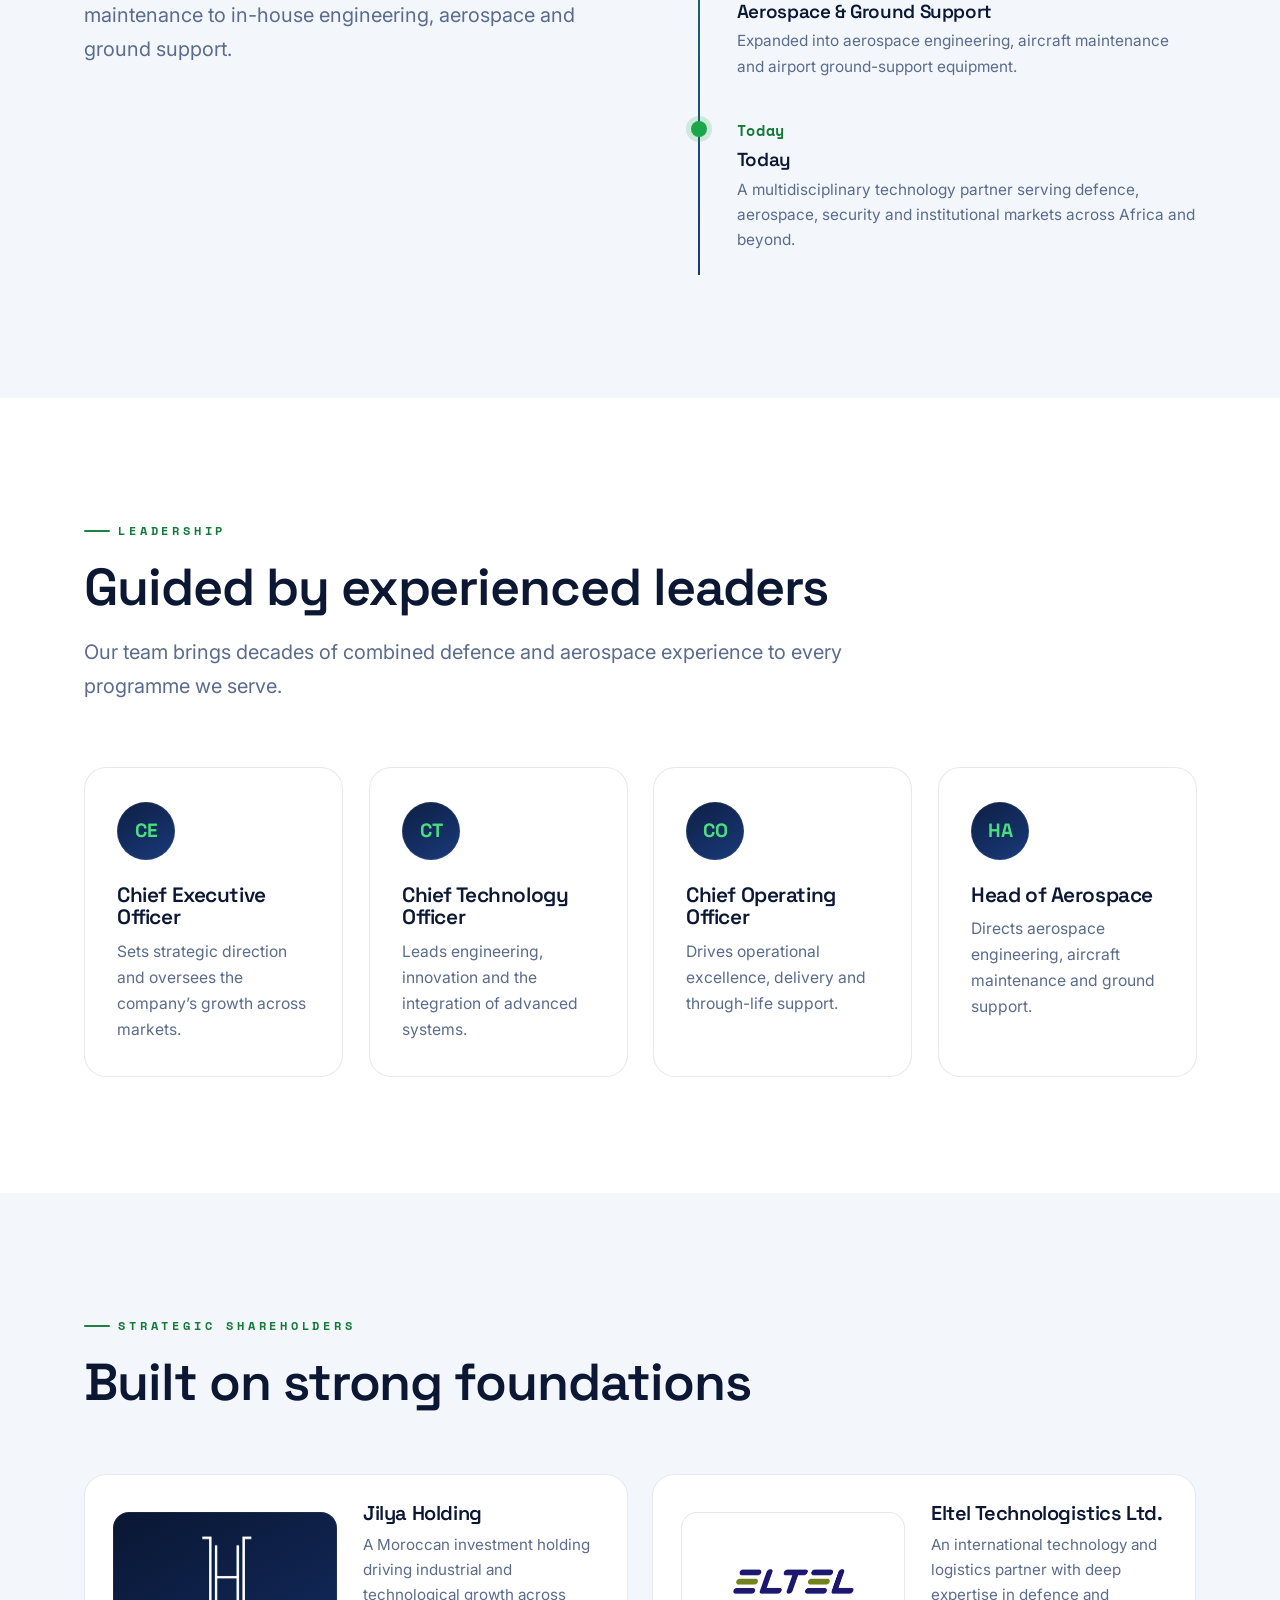
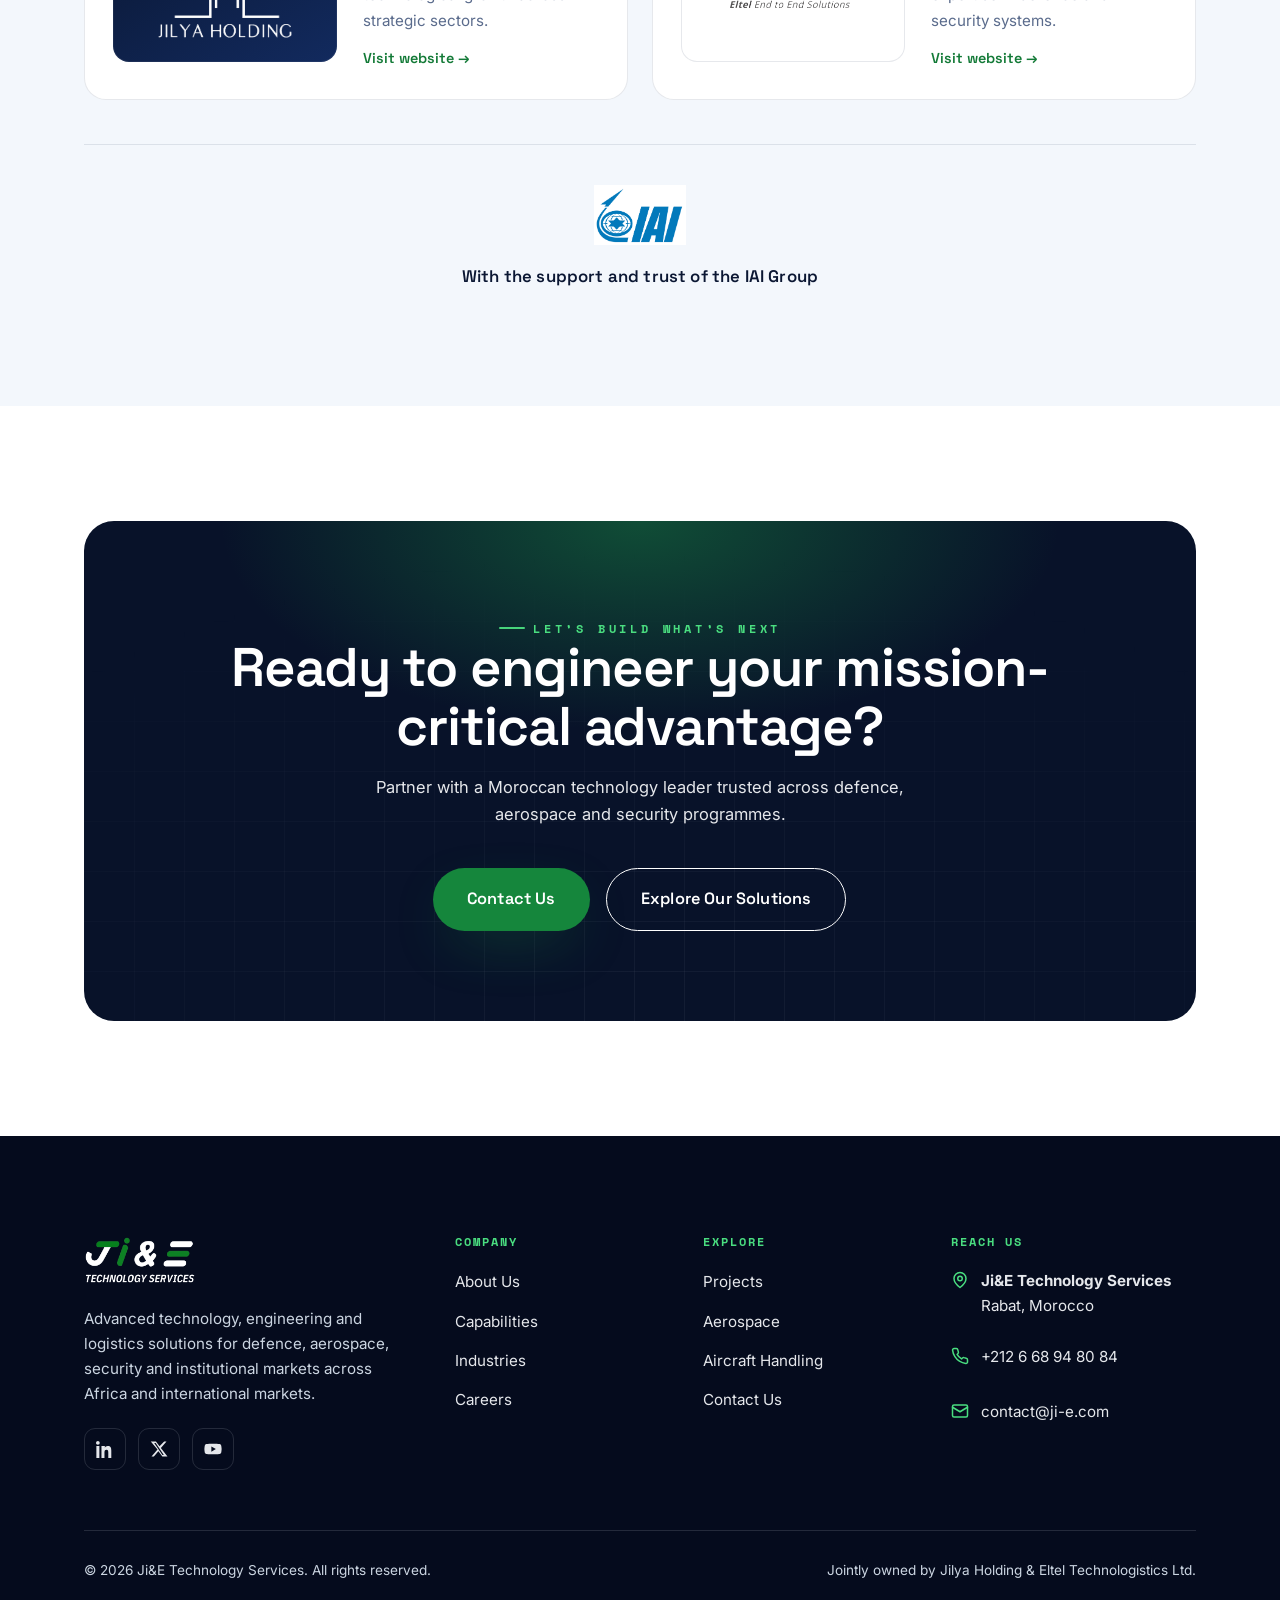
<file: about.html>
<!DOCTYPE html>
<html lang="en">
<head>
<meta charset="UTF-8" />
<meta name="viewport" content="width=device-width, initial-scale=1.0" />
<title>About Ji&E Technology Services — Who We Are</title>
<meta name="description" content="Discover Ji&E Technology Services — a Moroccan technology company delivering advanced engineering, defence and aerospace solutions, jointly owned by Jilya Holding and Eltel Technologistics Ltd." />
<meta name="keywords" content="Defence Technology Morocco, Aerospace Services Morocco, Engineering Services Morocco, Security Systems Morocco, About Ji&E Technology Services, Jilya Holding, Eltel Technologistics" />
<link rel="icon" href="assets/img/logo.png" />
<link rel="preconnect" href="https://fonts.googleapis.com" />
<link rel="preconnect" href="https://fonts.gstatic.com" crossorigin />
<link href="https://fonts.googleapis.com/css2?family=Space+Grotesk:wght@400;500;600;700&family=Inter:wght@400;500;600;700&family=Space+Mono:wght@400;700&display=swap" rel="stylesheet" />
<link rel="stylesheet" href="assets/css/style.css?v=5" />
</head>
<body data-page="about">
<div class="progress-bar"></div>
<div id="header"></div>

<!-- ============ PAGE HERO ============ -->
<section class="page-hero">
  <div class="page-hero__bg" style="background-image:url('assets/img/security-ops.jpg')"></div>
  <div class="page-hero__grid"></div>
  <div class="container">
    <div class="breadcrumb reveal">
      <a href="index.html" data-i18n="nav.home">Home</a>
      <span class="sep">›</span>
      <span data-i18n="nav.about">About Us</span>
    </div>
    <span class="eyebrow reveal" data-delay="1" style="margin-top:22px" data-i18n="about.hero.eyebrow">About Us</span>
    <h1 class="reveal" data-delay="2" data-i18n="about.hero.title">Engineering trust at the heart of Morocco's technology future</h1>
    <p class="reveal" data-delay="3" data-i18n="about.hero.sub">A Moroccan technology company delivering advanced engineering, defence and aerospace solutions across Africa and international markets.</p>
  </div>
</section>

<!-- ============ WHO WE ARE ============ -->
<section class="section">
  <div class="container">
    <div class="split">
      <div class="split__media reveal">
        <img src="assets/img/rd-lab.jpg" alt="Ji&E engineering and research" />
        <span class="frame"></span>
      </div>
      <div>
        <span class="eyebrow reveal" data-i18n="about.who.eyebrow">Who we are</span>
        <h2 class="title-lg reveal" data-delay="1" style="margin-top:18px" data-i18n="about.who.title">A trusted Moroccan technology partner</h2>
        <p class="lead reveal" data-delay="2" style="margin-top:22px" data-i18n="about.who.p1">Ji&E Technology Services is a private company based in Rabat, Morocco, jointly owned and managed by Jilya Holding and Eltel Technologistics Ltd.</p>
        <p class="reveal" data-delay="2" style="margin-top:16px;color:var(--muted)" data-i18n="about.who.p2">We develop and supply a wide range of unique technologies and logistical solutions for the institutional market in general, and for the defence and security markets in particular.</p>
        <p class="reveal" data-delay="3" style="margin-top:16px;color:var(--muted)" data-i18n="about.who.p3">Backed by more than 20 years of combined expertise, we design, integrate, test and maintain advanced systems for the most demanding operational environments.</p>
        <div class="reveal" data-delay="3" style="margin-top:30px">
          <a href="capabilities.html" class="btn btn--dark" data-i18n="about.who.cta">Explore our capabilities<span></span></a>
        </div>
      </div>
    </div>
  </div>
</section>

<!-- ============ MISSION & VISION ============ -->
<section class="section dark">
  <div class="container">
    <div class="section-head reveal">
      <span class="eyebrow" data-i18n="about.mv.eyebrow">Mission &amp; Vision</span>
      <h2 data-i18n="about.mv.title">Driven by purpose, guided by ambition</h2>
    </div>
    <div class="grid grid-2">
      <div class="card reveal" data-delay="1">
        <span class="card__index">01</span>
        <div class="card__icon"><svg viewBox="0 0 24 24" fill="none" stroke="currentColor" stroke-width="2" stroke-linecap="round" stroke-linejoin="round"><circle cx="12" cy="12" r="10"/><circle cx="12" cy="12" r="6"/><circle cx="12" cy="12" r="2"/></svg></div>
        <h3 data-i18n="about.mv.mission.title">Our Mission</h3>
        <p data-i18n="about.mv.mission.text">Deliver advanced engineering and technology solutions for defence, aerospace and institutional markets.</p>
      </div>
      <div class="card reveal" data-delay="2">
        <span class="card__index">02</span>
        <div class="card__icon"><svg viewBox="0 0 24 24" fill="none" stroke="currentColor" stroke-width="2" stroke-linecap="round" stroke-linejoin="round"><path d="M2 12s3.5-7 10-7 10 7 10 7-3.5 7-10 7-10-7-10-7Z"/><circle cx="12" cy="12" r="3"/></svg></div>
        <h3 data-i18n="about.mv.vision.title">Our Vision</h3>
        <p data-i18n="about.mv.vision.text">Become a leading technology partner in Africa and the Middle East.</p>
      </div>
    </div>
  </div>
</section>

<!-- ============ OUR STRENGTHS ============ -->
<section class="section">
  <div class="container">
    <div class="section-head reveal">
      <span class="eyebrow" data-i18n="about.str.eyebrow">Our strengths</span>
      <h2 data-i18n="about.str.title">Capabilities that set us apart</h2>
      <p class="lead" data-i18n="about.str.sub">From aviation systems to mission-critical training and maintenance, our multidisciplinary expertise spans the full technology lifecycle.</p>
    </div>
    <div class="grid grid-3">
      <div class="card reveal" data-delay="1">
        <span class="card__index">01</span>
        <div class="card__icon"><svg viewBox="0 0 24 24" fill="none" stroke="currentColor" stroke-width="2" stroke-linecap="round" stroke-linejoin="round"><path d="M17.8 19.2 16 11l3.5-3.5C21 6 21.5 4 21 3c-1-.5-3 0-4.5 1.5L13 8 4.8 6.2c-.5-.1-.9.1-1.1.5l-.3.5c-.2.5-.1 1 .3 1.3L9 12l-2 3H4l-1 1 3 2 2 3 1-1v-3l3-2 3.5 5.3c.3.4.8.5 1.3.3l.5-.2c.4-.3.6-.7.5-1.2Z"/></svg></div>
        <h3 data-i18n="about.str.c1.title">Aviation Expertise</h3>
        <p data-i18n="about.str.c1.text">Our strengths encompass design, integration, testing and maintenance for aviation systems, components and electronics.</p>
      </div>
      <div class="card reveal" data-delay="2">
        <span class="card__index">02</span>
        <div class="card__icon"><svg viewBox="0 0 24 24" fill="none" stroke="currentColor" stroke-width="2" stroke-linecap="round" stroke-linejoin="round"><path d="M16 21v-2a4 4 0 0 0-4-4H6a4 4 0 0 0-4 4v2"/><circle cx="9" cy="7" r="4"/><path d="M22 21v-2a4 4 0 0 0-3-3.9"/><path d="M16 3.1a4 4 0 0 1 0 7.8"/></svg></div>
        <h3 data-i18n="about.str.c2.title">Customer-Centric Solutions</h3>
        <p data-i18n="about.str.c2.text">Our tailored services excel in meeting diverse needs for third-party systems. We ensure readiness through various engagements, delivered from both our centres and on-site.</p>
      </div>
      <div class="card reveal" data-delay="3">
        <span class="card__index">03</span>
        <div class="card__icon"><svg viewBox="0 0 24 24" fill="none" stroke="currentColor" stroke-width="2" stroke-linecap="round" stroke-linejoin="round"><circle cx="12" cy="12" r="9"/><circle cx="12" cy="12" r="4"/><path d="M12 3v3M12 18v3M3 12h3M18 12h3"/></svg></div>
        <h3 data-i18n="about.str.c3.title">Advanced Training Systems</h3>
        <p data-i18n="about.str.c3.text">We establish, operate and maintain cutting-edge training systems, including tactical exercises, simulators, shooting ranges and enemy simulation.</p>
      </div>
      <div class="card reveal" data-delay="4">
        <span class="card__index">04</span>
        <div class="card__icon"><svg viewBox="0 0 24 24" fill="none" stroke="currentColor" stroke-width="2" stroke-linecap="round" stroke-linejoin="round"><path d="M14.7 6.3a1 1 0 0 0 0 1.4l1.6 1.6a1 1 0 0 0 1.4 0l3.77-3.77a6 6 0 0 1-7.94 7.94l-6.91 6.91a2.12 2.12 0 0 1-3-3l6.91-6.91a6 6 0 0 1 7.94-7.94l-3.76 3.76Z"/></svg></div>
        <h3 data-i18n="about.str.c4.title">Comprehensive Expertise</h3>
        <p data-i18n="about.str.c4.text">From electronic repairs to hazardous material detection, our capabilities span repair, testing-equipment design, inspection systems, access control and more.</p>
      </div>
      <div class="card reveal" data-delay="5">
        <span class="card__index">05</span>
        <div class="card__icon"><svg viewBox="0 0 24 24" fill="none" stroke="currentColor" stroke-width="2" stroke-linecap="round" stroke-linejoin="round"><path d="M5 17h-2v-6l2-5h9l4 5h3a1 1 0 0 1 1 1v5h-2"/><circle cx="7" cy="17" r="2"/><circle cx="17" cy="17" r="2"/><path d="M9 17h6"/></svg></div>
        <h3 data-i18n="about.str.c5.title">Vehicle Maintenance</h3>
        <p data-i18n="about.str.c5.text">Specialising in vehicle maintenance, platform modelling, railway assembly, retrofits and painting, we offer comprehensive solutions.</p>
      </div>
    </div>
  </div>
</section>

<!-- ============ OUR VALUES ============ -->
<section class="section dark">
  <div class="container">
    <div class="section-head reveal">
      <span class="eyebrow" data-i18n="about.val.eyebrow">Our values</span>
      <h2 data-i18n="about.val.title">Security built into everything we deliver</h2>
      <p class="lead" data-i18n="about.val.sub">Four principles guide how we serve mission-critical programmes for our partners across defence, aerospace and security.</p>
    </div>
    <div class="grid grid-4">
      <div class="card reveal" data-delay="1">
        <span class="card__index">01</span>
        <div class="card__icon"><svg viewBox="0 0 24 24" fill="none" stroke="currentColor" stroke-width="2" stroke-linecap="round" stroke-linejoin="round"><path d="M12 22s8-4 8-10V5l-8-3-8 3v7c0 6 8 10 8 10Z"/><path d="m9 12 2 2 4-4"/></svg></div>
        <h3 data-i18n="about.val.c1.title">Trusted Partner</h3>
        <p data-i18n="about.val.c1.text">Reliable support and long-term commitment.</p>
      </div>
      <div class="card reveal" data-delay="2">
        <span class="card__index">02</span>
        <div class="card__icon"><svg viewBox="0 0 24 24" fill="none" stroke="currentColor" stroke-width="2" stroke-linecap="round" stroke-linejoin="round"><rect x="3" y="11" width="18" height="11" rx="2"/><path d="M7 11V7a5 5 0 0 1 10 0v4"/></svg></div>
        <h3 data-i18n="about.val.c2.title">Product Security</h3>
        <p data-i18n="about.val.c2.text">Secure technologies and certified processes.</p>
      </div>
      <div class="card reveal" data-delay="3">
        <span class="card__index">03</span>
        <div class="card__icon"><svg viewBox="0 0 24 24" fill="none" stroke="currentColor" stroke-width="2" stroke-linecap="round" stroke-linejoin="round"><path d="M12 2 4 6v6c0 5 3.5 8 8 10 4.5-2 8-5 8-10V6Z"/><circle cx="12" cy="11" r="2.5"/><path d="M12 13.5V17"/></svg></div>
        <h3 data-i18n="about.val.c3.title">System Security</h3>
        <p data-i18n="about.val.c3.text">Robust and reliable mission-critical systems.</p>
      </div>
      <div class="card reveal" data-delay="4">
        <span class="card__index">04</span>
        <div class="card__icon"><svg viewBox="0 0 24 24" fill="none" stroke="currentColor" stroke-width="2" stroke-linecap="round" stroke-linejoin="round"><path d="M22 12h-4l-3 9L9 3l-3 9H2"/></svg></div>
        <h3 data-i18n="about.val.c4.title">Operational Security</h3>
        <p data-i18n="about.val.c4.text">High availability and operational excellence.</p>
      </div>
    </div>
  </div>
</section>

<!-- ============ OUR JOURNEY ============ -->
<section class="section alt">
  <div class="container">
    <div class="split">
      <div>
        <span class="eyebrow reveal" data-i18n="about.jrn.eyebrow">Our journey</span>
        <h2 class="title-lg reveal" data-delay="1" style="margin-top:18px" data-i18n="about.jrn.title">From joint venture to multidisciplinary partner</h2>
        <p class="lead reveal" data-delay="2" style="margin-top:22px" data-i18n="about.jrn.sub">A steady progression of capability — from trusted maintenance to in-house engineering, aerospace and ground support.</p>
      </div>
      <div class="reveal" data-delay="2">
        <div class="timeline">
          <div class="tl-item">
            <span class="yr" data-i18n="about.jrn.t1.yr">Foundation</span>
            <h4 data-i18n="about.jrn.t1.title">Foundation</h4>
            <p data-i18n="about.jrn.t1.text">Established in Rabat as a joint venture between Jilya Holding and Eltel Technologistics Ltd.</p>
          </div>
          <div class="tl-item">
            <span class="yr" data-i18n="about.jrn.t2.yr">Growth</span>
            <h4 data-i18n="about.jrn.t2.title">Defence &amp; Security</h4>
            <p data-i18n="about.jrn.t2.text">Built a trusted maintenance and customer-service practice for institutional and defence systems, up to Level D.</p>
          </div>
          <div class="tl-item">
            <span class="yr" data-i18n="about.jrn.t3.yr">Engineering</span>
            <h4 data-i18n="about.jrn.t3.title">Engineering &amp; Design</h4>
            <p data-i18n="about.jrn.t3.text">Developed in-house engineering of security systems and Automatic Test Equipment (ATE).</p>
          </div>
          <div class="tl-item">
            <span class="yr" data-i18n="about.jrn.t4.yr">Expansion</span>
            <h4 data-i18n="about.jrn.t4.title">Aerospace &amp; Ground Support</h4>
            <p data-i18n="about.jrn.t4.text">Expanded into aerospace engineering, aircraft maintenance and airport ground-support equipment.</p>
          </div>
          <div class="tl-item">
            <span class="yr" data-i18n="about.jrn.t5.yr">Today</span>
            <h4 data-i18n="about.jrn.t5.title">Today</h4>
            <p data-i18n="about.jrn.t5.text">A multidisciplinary technology partner serving defence, aerospace, security and institutional markets across Africa and beyond.</p>
          </div>
        </div>
      </div>
    </div>
  </div>
</section>

<!-- ============ LEADERSHIP ============ -->
<section class="section">
  <div class="container">
    <div class="section-head reveal">
      <span class="eyebrow" data-i18n="about.lead.eyebrow">Leadership</span>
      <h2 data-i18n="about.lead.title">Guided by experienced leaders</h2>
      <p class="lead" data-i18n="about.lead.sub">Our team brings decades of combined defence and aerospace experience to every programme we serve.</p>
    </div>
    <div class="grid grid-4">
      <div class="card reveal" data-delay="1">
        <div class="card__icon" style="border-radius:50%;font-family:var(--font-head);font-weight:700;font-size:1.2rem;color:var(--green-300)">CE</div>
        <h3 data-i18n="about.lead.c1.role">Chief Executive Officer</h3>
        <p data-i18n="about.lead.c1.text">Sets strategic direction and oversees the company's growth across markets.</p>
      </div>
      <div class="card reveal" data-delay="2">
        <div class="card__icon" style="border-radius:50%;font-family:var(--font-head);font-weight:700;font-size:1.2rem;color:var(--green-300)">CT</div>
        <h3 data-i18n="about.lead.c2.role">Chief Technology Officer</h3>
        <p data-i18n="about.lead.c2.text">Leads engineering, innovation and the integration of advanced systems.</p>
      </div>
      <div class="card reveal" data-delay="3">
        <div class="card__icon" style="border-radius:50%;font-family:var(--font-head);font-weight:700;font-size:1.2rem;color:var(--green-300)">CO</div>
        <h3 data-i18n="about.lead.c3.role">Chief Operating Officer</h3>
        <p data-i18n="about.lead.c3.text">Drives operational excellence, delivery and through-life support.</p>
      </div>
      <div class="card reveal" data-delay="4">
        <div class="card__icon" style="border-radius:50%;font-family:var(--font-head);font-weight:700;font-size:1.2rem;color:var(--green-300)">HA</div>
        <h3 data-i18n="about.lead.c4.role">Head of Aerospace</h3>
        <p data-i18n="about.lead.c4.text">Directs aerospace engineering, aircraft maintenance and ground support.</p>
      </div>
    </div>
  </div>
</section>

<!-- ============ STRATEGIC SHAREHOLDERS ============ -->
<section class="section alt">
  <div class="container">
    <div class="section-head reveal">
      <span class="eyebrow" data-i18n="about.part.eyebrow">Strategic shareholders</span>
      <h2 data-i18n="about.part.title">Built on strong foundations</h2>
    </div>
    <div class="partner-grid">
      <a class="partner reveal" data-delay="1" href="https://www.jilya.org/main/" target="_blank" rel="noopener noreferrer">
        <div class="partner__plate partner__plate--dark">
          <img src="assets/img/partner-jilya.png" alt="Jilya Holding" loading="lazy" />
        </div>
        <div class="partner__body">
          <h4 data-i18n="about.part.jilya">Jilya Holding</h4>
          <p data-i18n="about.part.jilya.text">A Moroccan investment holding driving industrial and technological growth across strategic sectors.</p>
          <span class="partner__link" data-i18n="about.part.visit">Visit website →</span>
        </div>
      </a>
      <a class="partner reveal" data-delay="2" href="https://eltel.co.il/en/home/" target="_blank" rel="noopener noreferrer">
        <div class="partner__plate partner__plate--light">
          <img src="assets/img/partner-eltel.png" alt="Eltel Technologistics" loading="lazy" />
        </div>
        <div class="partner__body">
          <h4 data-i18n="about.part.eltel">Eltel Technologistics Ltd.</h4>
          <p data-i18n="about.part.eltel.text">An international technology and logistics partner with deep expertise in defence and security systems.</p>
          <span class="partner__link" data-i18n="about.part.visit">Visit website →</span>
        </div>
      </a>
    </div>
    <div class="partner-support reveal" data-delay="3">
      <img class="partner-support__logo" src="assets/img/partner-iai.png" alt="IAI — Israel Aerospace Industries" loading="lazy" />
      <p data-i18n="about.part.support">With the support and trust of the IAI Group</p>
    </div>
  </div>
</section>

<div id="cta-band"></div>
<div id="footer"></div>

<script src="assets/js/i18n.js?v=5"></script>
<script>
I18N.add({
  en:{
    'meta.title':'About Ji&E Technology Services — Who We Are',
    'meta.desc':'Discover Ji&E Technology Services — a Moroccan technology company delivering advanced engineering, defence and aerospace solutions, jointly owned by Jilya Holding and Eltel Technologistics Ltd.',
    'about.hero.eyebrow':'About Us',
    'about.hero.title':'Engineering trust at the heart of Morocco’s technology future',
    'about.hero.sub':'A Moroccan technology company delivering advanced engineering, defence and aerospace solutions across Africa and international markets.',
    'about.who.eyebrow':'Who we are',
    'about.who.title':'A trusted Moroccan technology partner',
    'about.who.p1':'Ji&E Technology Services is a private company based in Rabat, Morocco, jointly owned and managed by Jilya Holding and Eltel Technologistics Ltd.',
    'about.who.p2':'We develop and supply a wide range of unique technologies and logistical solutions for the institutional market in general, and for the defence and security markets in particular.',
    'about.who.p3':'Backed by more than 20 years of combined expertise, we design, integrate, test and maintain advanced systems for the most demanding operational environments.',
    'about.who.cta':'Explore our capabilities',
    'about.mv.eyebrow':'Mission &amp; Vision',
    'about.mv.title':'Driven by purpose, guided by ambition',
    'about.mv.mission.title':'Our Mission',
    'about.mv.mission.text':'Deliver advanced engineering and technology solutions for defence, aerospace and institutional markets.',
    'about.mv.vision.title':'Our Vision',
    'about.mv.vision.text':'Become a leading technology partner in Africa and the Middle East.',
    'about.str.eyebrow':'Our strengths',
    'about.str.title':'Capabilities that set us apart',
    'about.str.sub':'From aviation systems to mission-critical training and maintenance, our multidisciplinary expertise spans the full technology lifecycle.',
    'about.str.c1.title':'Aviation Expertise',
    'about.str.c1.text':'Our strengths encompass design, integration, testing and maintenance for aviation systems, components and electronics.',
    'about.str.c2.title':'Customer-Centric Solutions',
    'about.str.c2.text':'Our tailored services excel in meeting diverse needs for third-party systems. We ensure readiness through various engagements, delivered from both our centres and on-site.',
    'about.str.c3.title':'Advanced Training Systems',
    'about.str.c3.text':'We establish, operate and maintain cutting-edge training systems, including tactical exercises, simulators, shooting ranges and enemy simulation.',
    'about.str.c4.title':'Comprehensive Expertise',
    'about.str.c4.text':'From electronic repairs to hazardous material detection, our capabilities span repair, testing-equipment design, inspection systems, access control and more.',
    'about.str.c5.title':'Vehicle Maintenance',
    'about.str.c5.text':'Specialising in vehicle maintenance, platform modelling, railway assembly, retrofits and painting, we offer comprehensive solutions.',
    'about.val.eyebrow':'Our values',
    'about.val.title':'Security built into everything we deliver',
    'about.val.sub':'Four principles guide how we serve mission-critical programmes for our partners across defence, aerospace and security.',
    'about.val.c1.title':'Trusted Partner','about.val.c1.text':'Reliable support and long-term commitment.',
    'about.val.c2.title':'Product Security','about.val.c2.text':'Secure technologies and certified processes.',
    'about.val.c3.title':'System Security','about.val.c3.text':'Robust and reliable mission-critical systems.',
    'about.val.c4.title':'Operational Security','about.val.c4.text':'High availability and operational excellence.',
    'about.jrn.eyebrow':'Our journey',
    'about.jrn.title':'From joint venture to multidisciplinary partner',
    'about.jrn.sub':'A steady progression of capability — from trusted maintenance to in-house engineering, aerospace and ground support.',
    'about.jrn.t1.yr':'Foundation','about.jrn.t1.title':'Foundation','about.jrn.t1.text':'Established in Rabat as a joint venture between Jilya Holding and Eltel Technologistics Ltd.',
    'about.jrn.t2.yr':'Growth','about.jrn.t2.title':'Defence &amp; Security','about.jrn.t2.text':'Built a trusted maintenance and customer-service practice for institutional and defence systems, up to Level D.',
    'about.jrn.t3.yr':'Engineering','about.jrn.t3.title':'Engineering &amp; Design','about.jrn.t3.text':'Developed in-house engineering of security systems and Automatic Test Equipment (ATE).',
    'about.jrn.t4.yr':'Expansion','about.jrn.t4.title':'Aerospace &amp; Ground Support','about.jrn.t4.text':'Expanded into aerospace engineering, aircraft maintenance and airport ground-support equipment.',
    'about.jrn.t5.yr':'Today','about.jrn.t5.title':'Today','about.jrn.t5.text':'A multidisciplinary technology partner serving defence, aerospace, security and institutional markets across Africa and beyond.',
    'about.lead.eyebrow':'Leadership',
    'about.lead.title':'Guided by experienced leaders',
    'about.lead.sub':'Our team brings decades of combined defence and aerospace experience to every programme we serve.',
    'about.lead.c1.role':'Chief Executive Officer','about.lead.c1.text':'Sets strategic direction and oversees the company’s growth across markets.',
    'about.lead.c2.role':'Chief Technology Officer','about.lead.c2.text':'Leads engineering, innovation and the integration of advanced systems.',
    'about.lead.c3.role':'Chief Operating Officer','about.lead.c3.text':'Drives operational excellence, delivery and through-life support.',
    'about.lead.c4.role':'Head of Aerospace','about.lead.c4.text':'Directs aerospace engineering, aircraft maintenance and ground support.',
    'about.part.eyebrow':'Strategic shareholders','about.part.title':'Built on strong foundations',
    'about.part.jilya':'Jilya Holding','about.part.jilya.text':'A Moroccan investment holding driving industrial and technological growth across strategic sectors.',
    'about.part.eltel':'Eltel Technologistics Ltd.','about.part.eltel.text':'An international technology and logistics partner with deep expertise in defence and security systems.',
    'about.part.visit':'Visit website →',
    'about.part.support':'With the support and trust of the IAI Group'
  },
  fr:{
    'meta.title':'À propos de Ji&E Technology Services — Qui sommes-nous',
    'meta.desc':'Découvrez Ji&E Technology Services — une société technologique marocaine offrant des solutions avancées en ingénierie, défense et aérospatial, détenue conjointement par Jilya Holding et Eltel Technologistics Ltd.',
    'about.hero.eyebrow':'À propos',
    'about.hero.title':'Bâtir la confiance au cœur de l’avenir technologique du Maroc',
    'about.hero.sub':'Une société technologique marocaine qui fournit des solutions avancées en ingénierie, défense et aérospatial, au service de l’Afrique et des marchés internationaux.',
    'about.who.eyebrow':'Qui sommes-nous',
    'about.who.title':'Un partenaire technologique marocain de confiance',
    'about.who.p1':'Ji&E Technology Services est une société privée basée à Rabat, au Maroc, détenue et gérée conjointement par Jilya Holding et Eltel Technologistics Ltd.',
    'about.who.p2':'Nous développons et fournissons une large gamme de technologies et de solutions logistiques uniques pour le marché institutionnel en général, et pour les marchés de la défense et de la sécurité en particulier.',
    'about.who.p3':'Forts de plus de 20 ans d’expertise combinée, nous concevons, intégrons, testons et maintenons des systèmes avancés pour les environnements opérationnels les plus exigeants.',
    'about.who.cta':'Découvrir nos expertises',
    'about.mv.eyebrow':'Mission &amp; Vision',
    'about.mv.title':'Animés par une mission, guidés par l’ambition',
    'about.mv.mission.title':'Notre mission',
    'about.mv.mission.text':'Fournir des solutions avancées d’ingénierie et de technologie pour les marchés de la défense, de l’aérospatial et institutionnels.',
    'about.mv.vision.title':'Notre vision',
    'about.mv.vision.text':'Devenir un partenaire technologique de premier plan en Afrique et au Moyen-Orient.',
    'about.str.eyebrow':'Nos atouts',
    'about.str.title':'Des expertises qui nous distinguent',
    'about.str.sub':'Des systèmes aéronautiques à la formation et à la maintenance critiques, notre expertise pluridisciplinaire couvre tout le cycle de vie technologique.',
    'about.str.c1.title':'Expertise aéronautique',
    'about.str.c1.text':'Nos atouts englobent la conception, l’intégration, les tests et la maintenance des systèmes, composants et équipements électroniques aéronautiques.',
    'about.str.c2.title':'Solutions centrées sur le client',
    'about.str.c2.text':'Nos services sur mesure excellent à répondre aux besoins variés des systèmes tiers. Nous garantissons la disponibilité opérationnelle au travers de différents engagements, assurés depuis nos centres comme sur site.',
    'about.str.c3.title':'Systèmes d’entraînement avancés',
    'about.str.c3.text':'Nous mettons en place, exploitons et maintenons des systèmes d’entraînement de pointe, incluant exercices tactiques, simulateurs, stands de tir et simulation d’ennemi.',
    'about.str.c4.title':'Expertise complète',
    'about.str.c4.text':'Des réparations électroniques à la détection de matières dangereuses, nos capacités couvrent la réparation, la conception de bancs de test, les systèmes d’inspection, le contrôle d’accès et bien plus.',
    'about.str.c5.title':'Maintenance de véhicules',
    'about.str.c5.text':'Spécialisés dans la maintenance de véhicules, la modélisation de plateformes, l’assemblage ferroviaire, la rénovation et la peinture, nous offrons des solutions complètes.',
    'about.val.eyebrow':'Nos valeurs',
    'about.val.title':'La sécurité au cœur de tout ce que nous livrons',
    'about.val.sub':'Quatre principes guident notre manière de servir les programmes critiques de nos partenaires en défense, aérospatial et sécurité.',
    'about.val.c1.title':'Partenaire de confiance','about.val.c1.text':'Un support fiable et un engagement durable.',
    'about.val.c2.title':'Sécurité produit','about.val.c2.text':'Des technologies sécurisées et des processus certifiés.',
    'about.val.c3.title':'Sécurité des systèmes','about.val.c3.text':'Des systèmes critiques robustes et fiables.',
    'about.val.c4.title':'Sécurité opérationnelle','about.val.c4.text':'Une haute disponibilité et une excellence opérationnelle.',
    'about.jrn.eyebrow':'Notre parcours',
    'about.jrn.title':'D’une coentreprise à un partenaire pluridisciplinaire',
    'about.jrn.sub':'Une montée en compétences progressive — de la maintenance de confiance à l’ingénierie interne, l’aérospatial et l’assistance au sol.',
    'about.jrn.t1.yr':'Fondation','about.jrn.t1.title':'Fondation','about.jrn.t1.text':'Créée à Rabat sous forme de coentreprise entre Jilya Holding et Eltel Technologistics Ltd.',
    'about.jrn.t2.yr':'Croissance','about.jrn.t2.title':'Défense &amp; Sécurité','about.jrn.t2.text':'Mise en place d’une pratique de maintenance et de service client de confiance pour les systèmes institutionnels et de défense, jusqu’au niveau D.',
    'about.jrn.t3.yr':'Ingénierie','about.jrn.t3.title':'Ingénierie &amp; Conception','about.jrn.t3.text':'Développement de l’ingénierie interne de systèmes de sécurité et de bancs de test automatiques (ATE).',
    'about.jrn.t4.yr':'Expansion','about.jrn.t4.title':'Aérospatial &amp; Assistance au sol','about.jrn.t4.text':'Extension vers l’ingénierie aérospatiale, la maintenance aéronautique et les équipements d’assistance aéroportuaire au sol.',
    'about.jrn.t5.yr':'Aujourd’hui','about.jrn.t5.title':'Aujourd’hui','about.jrn.t5.text':'Un partenaire technologique pluridisciplinaire au service des marchés de la défense, de l’aérospatial, de la sécurité et institutionnels, en Afrique et au-delà.',
    'about.lead.eyebrow':'Direction',
    'about.lead.title':'Guidés par des dirigeants expérimentés',
    'about.lead.sub':'Notre équipe apporte des décennies d’expérience combinée en défense et aérospatial à chaque programme que nous servons.',
    'about.lead.c1.role':'Directeur Général','about.lead.c1.text':'Définit l’orientation stratégique et supervise la croissance de la société sur ses marchés.',
    'about.lead.c2.role':'Directeur Technique','about.lead.c2.text':'Dirige l’ingénierie, l’innovation et l’intégration des systèmes avancés.',
    'about.lead.c3.role':'Directeur des Opérations','about.lead.c3.text':'Pilote l’excellence opérationnelle, la livraison et le soutien sur tout le cycle de vie.',
    'about.lead.c4.role':'Responsable Aérospatial','about.lead.c4.text':'Dirige l’ingénierie aérospatiale, la maintenance aéronautique et l’assistance au sol.',
    'about.part.eyebrow':'Actionnaires stratégiques','about.part.title':'Bâtie sur des fondations solides',
    'about.part.jilya':'Jilya Holding','about.part.jilya.text':'Un holding d’investissement marocain qui stimule la croissance industrielle et technologique dans des secteurs stratégiques.',
    'about.part.eltel':'Eltel Technologistics Ltd.','about.part.eltel.text':'Un partenaire international en technologie et logistique, doté d’une forte expertise des systèmes de défense et de sécurité.',
    'about.part.visit':'Visiter le site →',
    'about.part.support':'Avec le soutien et la confiance du Groupe IAI'
  }
});
</script>
<script src="assets/js/main.js?v=5"></script>
</body>
</html>
</file>
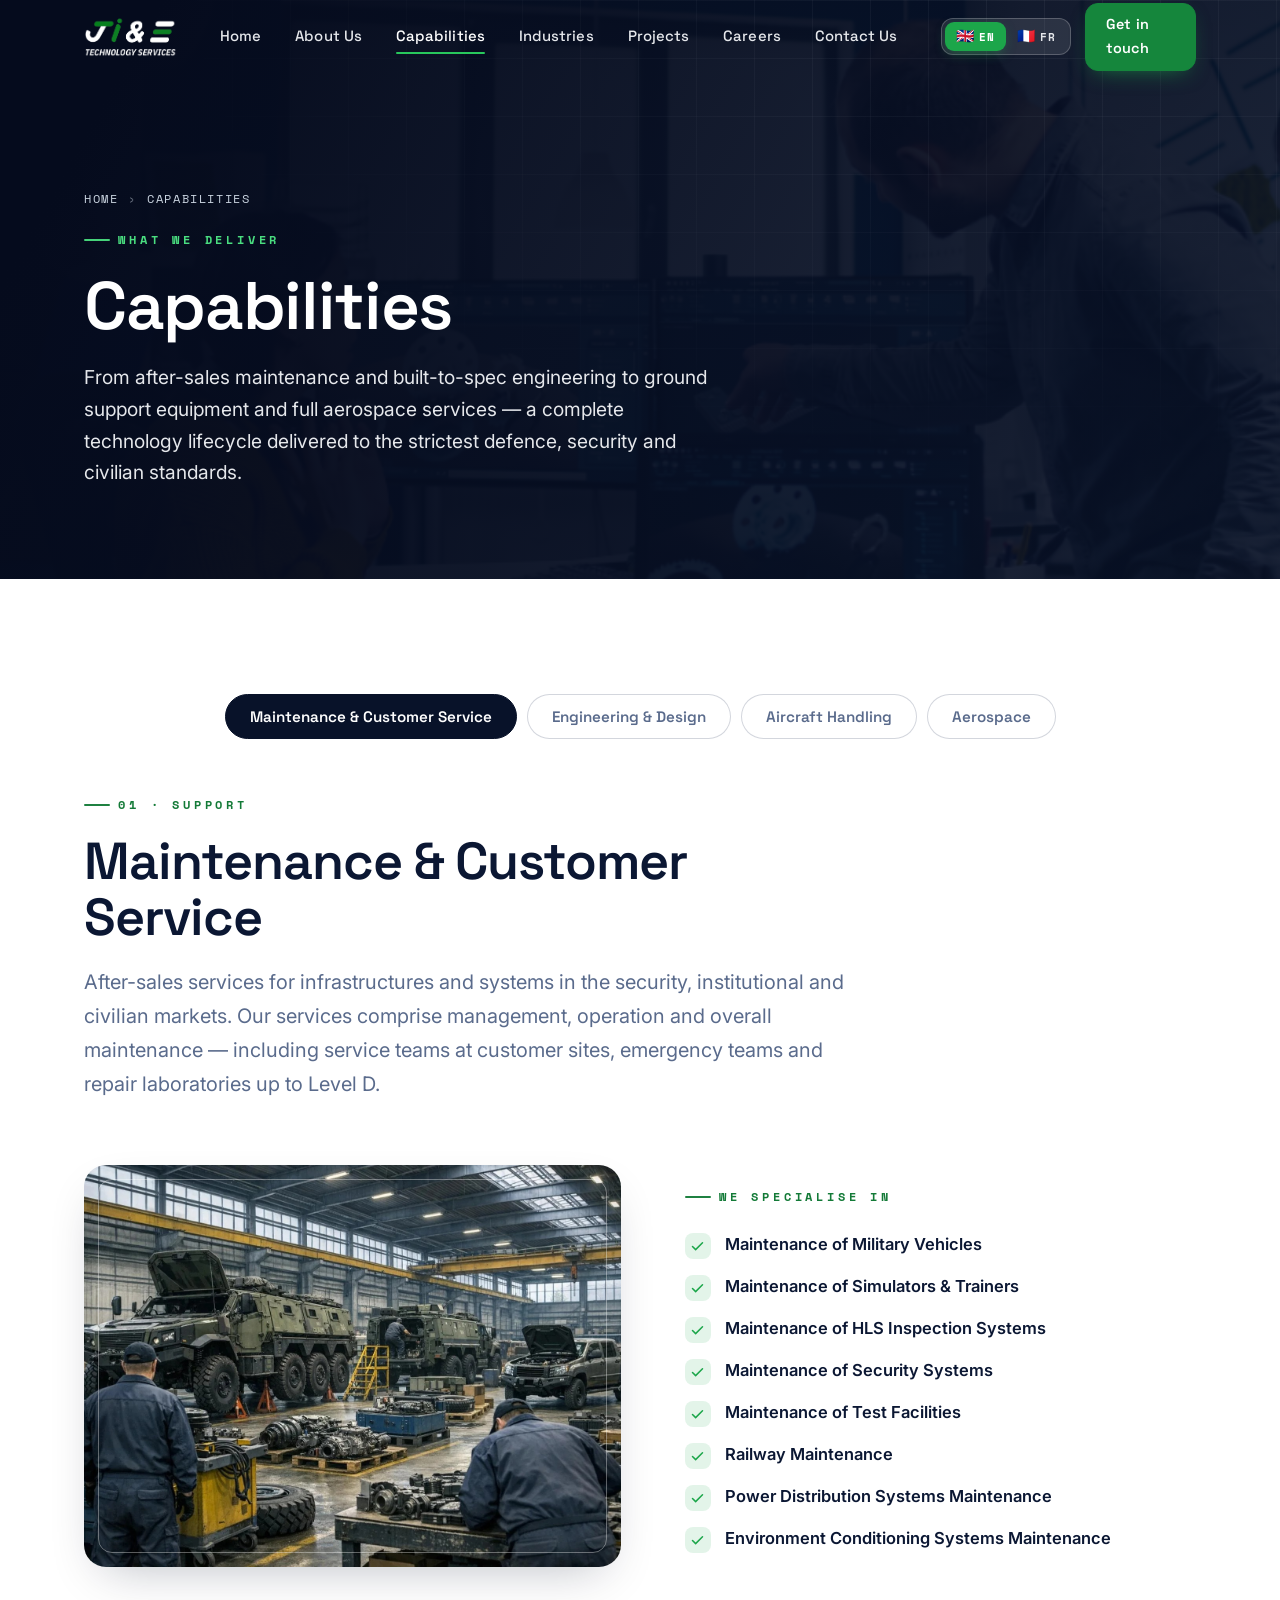
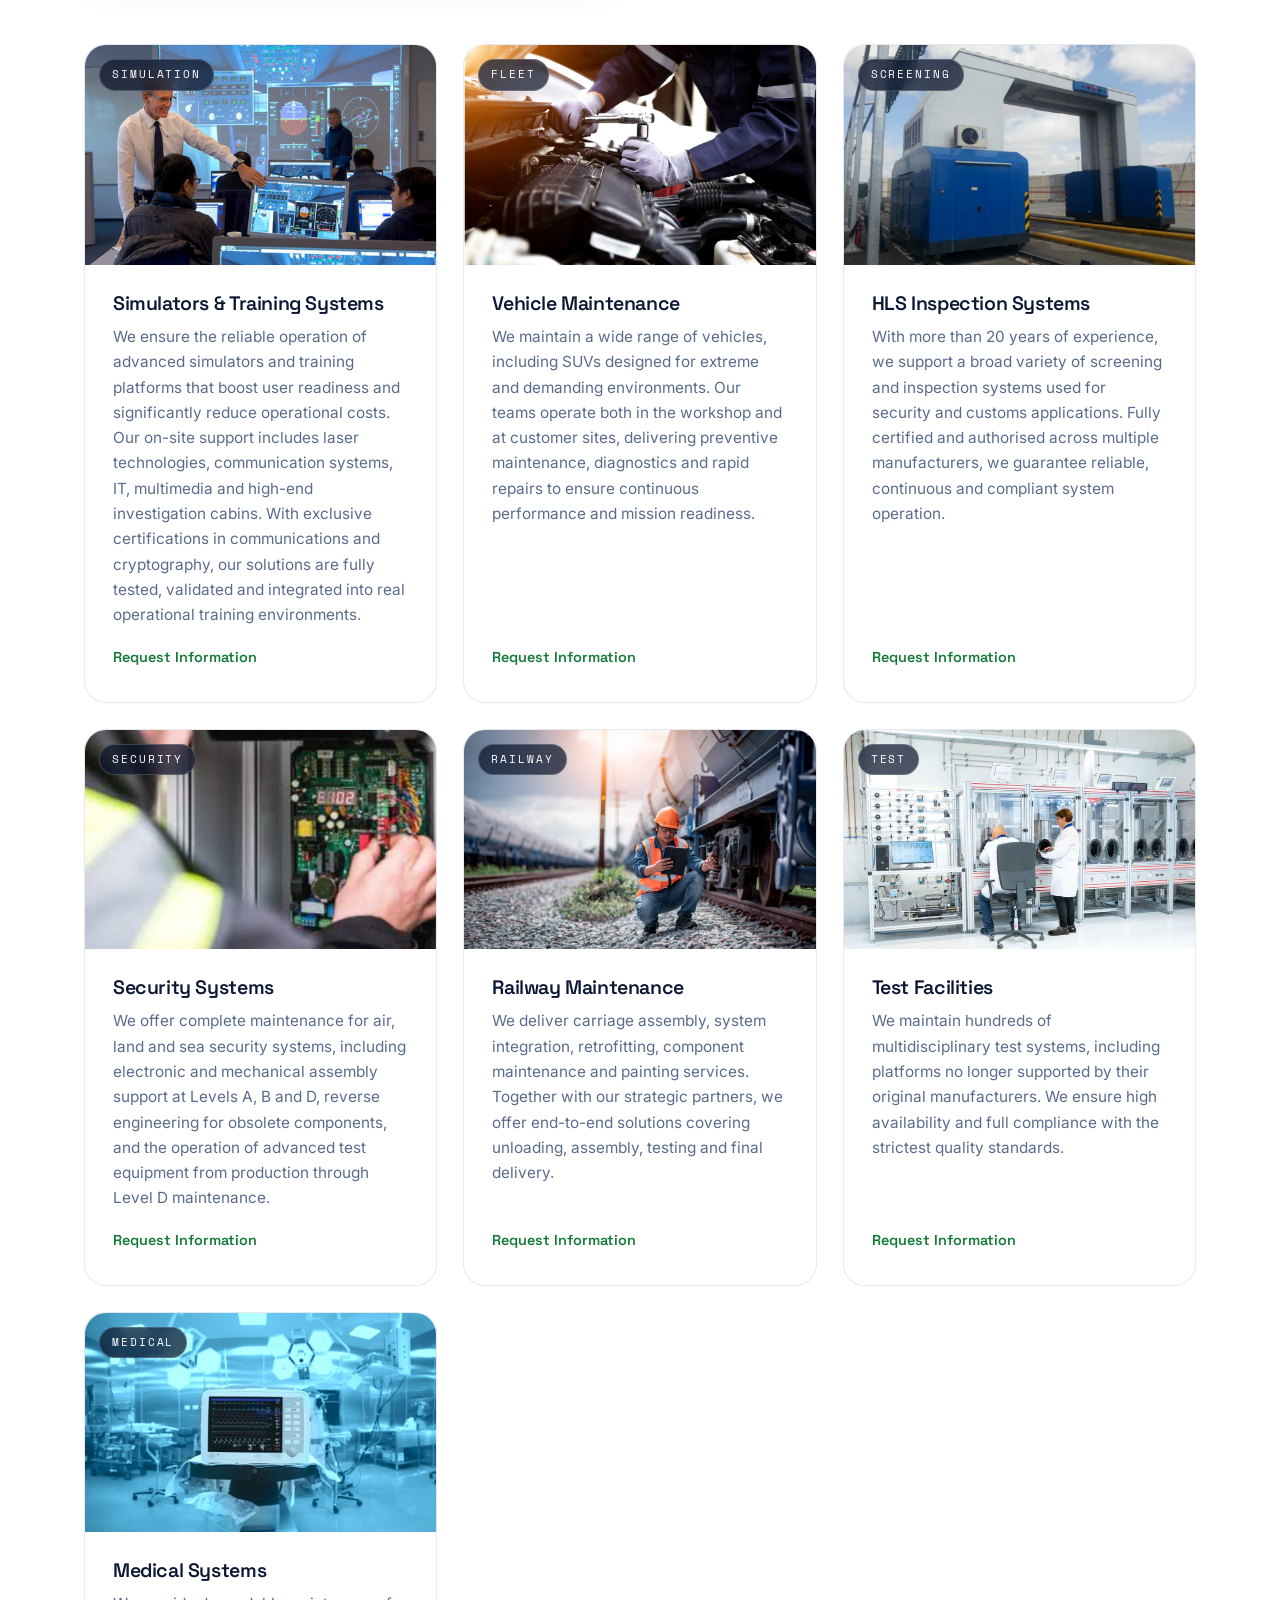
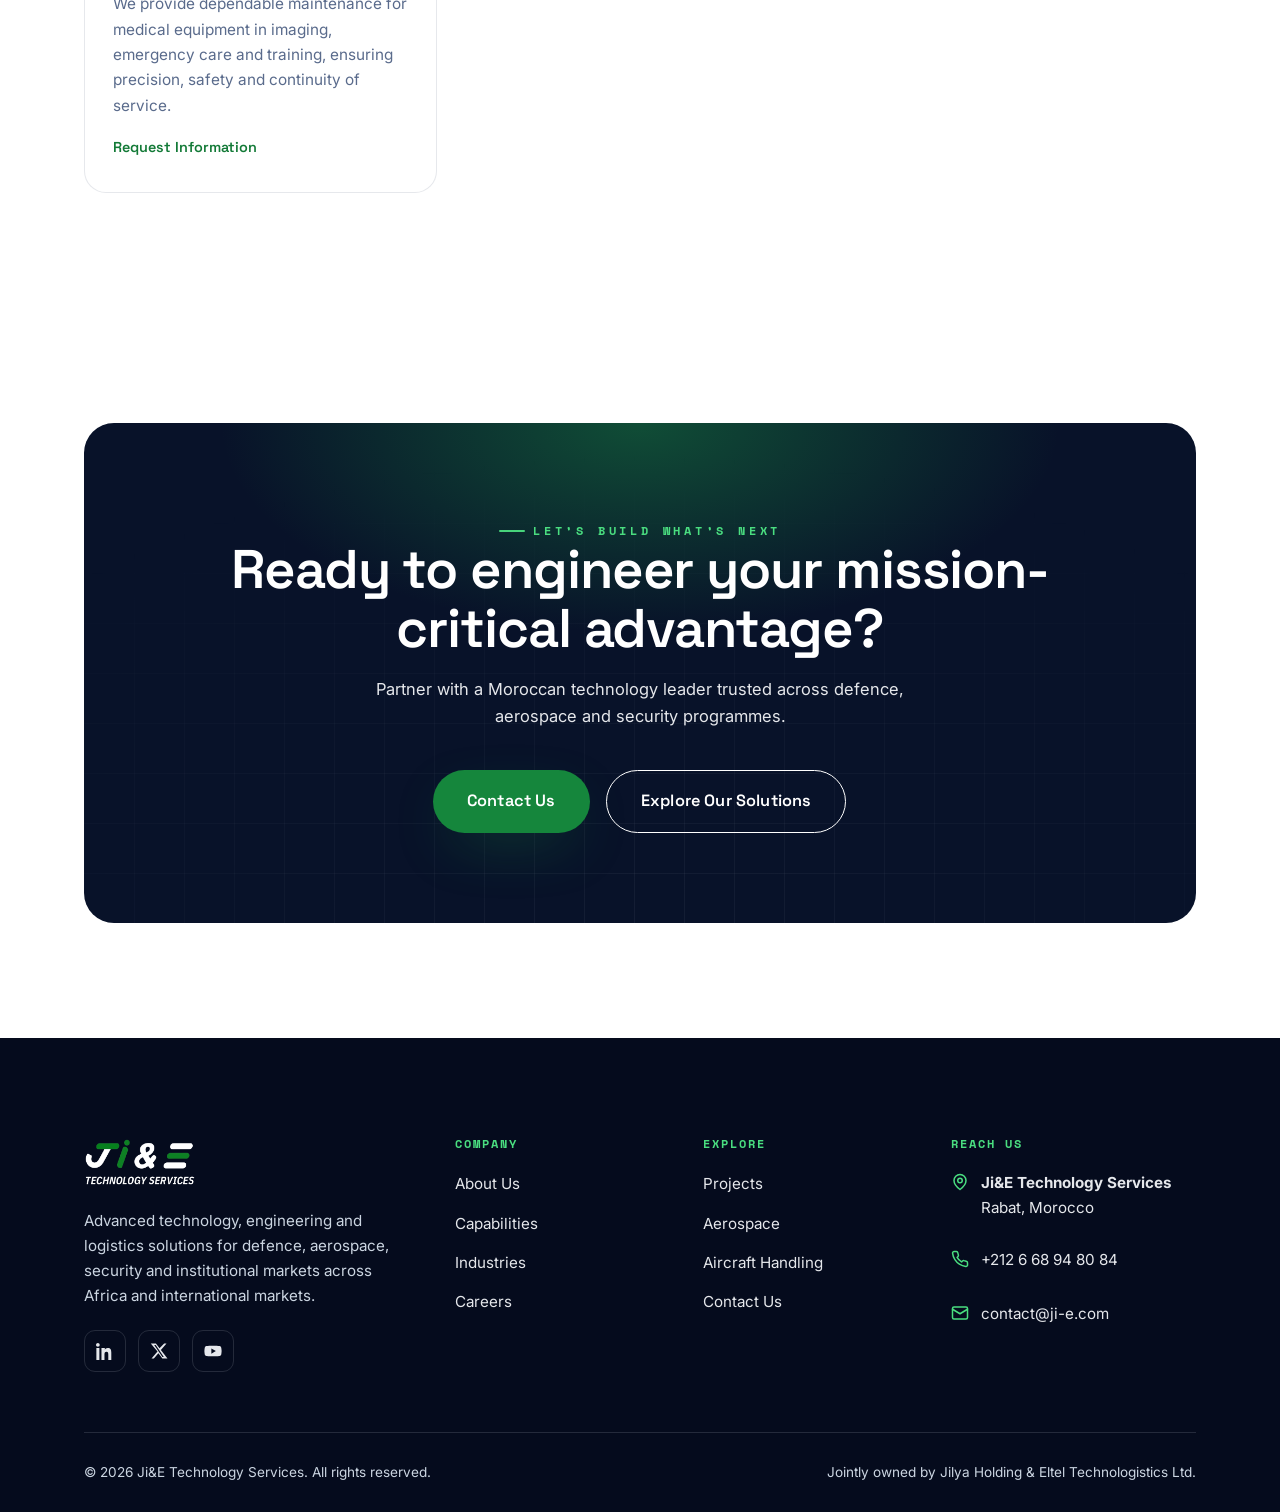
<file: capabilities.html>
<!DOCTYPE html>
<html lang="en">
<head>
<meta charset="UTF-8" />
<meta name="viewport" content="width=device-width, initial-scale=1.0" />
<title>Capabilities — Ji&E Technology Services</title>
<meta name="description" content="Ji&E Technology Services capabilities — aircraft maintenance, engineering & design, aircraft handling equipment and aerospace services across Morocco, Africa and international markets." />
<meta name="keywords" content="Aircraft Maintenance Morocco, Aerospace Services Morocco, Security Systems Morocco, Engineering Services Morocco, Ground Support Equipment, Test Facilities, Level D Maintenance" />
<link rel="icon" href="assets/img/logo.png" />
<link rel="preconnect" href="https://fonts.googleapis.com" />
<link rel="preconnect" href="https://fonts.gstatic.com" crossorigin />
<link href="https://fonts.googleapis.com/css2?family=Space+Grotesk:wght@400;500;600;700&family=Inter:wght@400;500;600;700&family=Space+Mono:wght@400;700&display=swap" rel="stylesheet" />
<link rel="stylesheet" href="assets/css/style.css?v=5" />
</head>
<body data-page="capabilities">
<div class="progress-bar"></div>
<div id="header"></div>

<!-- ============ PAGE HERO ============ -->
<section class="page-hero">
  <div class="page-hero__bg" style="background-image:url('assets/img/engineering-design.png')"></div>
  <div class="page-hero__grid"></div>
  <div class="container">
    <nav class="breadcrumb reveal" aria-label="Breadcrumb">
      <a href="index.html" data-i18n="nav.home">Home</a>
      <span class="sep">›</span>
      <span data-i18n="nav.capabilities">Capabilities</span>
    </nav>
    <span class="eyebrow reveal" data-delay="1" style="margin-top:22px" data-i18n="cap.hero.eyebrow">What we deliver</span>
    <h1 class="reveal" data-delay="2" data-i18n="cap.hero.title">Capabilities</h1>
    <p class="reveal" data-delay="3" data-i18n="cap.hero.intro">From after-sales maintenance and built-to-spec engineering to ground support equipment and full aerospace services — a complete technology lifecycle delivered to the strictest defence, security and civilian standards.</p>
  </div>
</section>

<!-- ============ TABS ============ -->
<section class="section">
  <div class="container">
    <div class="tabs" data-tabs>
      <button class="tab active" data-tab="maintenance" data-i18n="cap.tab.maintenance">Maintenance &amp; Customer Service</button>
      <button class="tab" data-tab="engineering" data-i18n="cap.tab.engineering">Engineering &amp; Design</button>
      <button class="tab" data-tab="handling" data-i18n="cap.tab.handling">Aircraft Handling</button>
      <button class="tab" data-tab="aerospace" data-i18n="cap.tab.aerospace">Aerospace</button>
    </div>

    <!-- ===== PANEL 1 — MAINTENANCE ===== -->
    <section class="tab-panel active" id="maintenance">
      <div class="section-head reveal">
        <span class="eyebrow" data-i18n="cap.m.eyebrow">01 · Support</span>
        <h2 data-i18n="cap.m.title">Maintenance &amp; Customer Service</h2>
        <p class="lead" data-i18n="cap.m.intro">After-sales services for infrastructures and systems in the security, institutional and civilian markets. Our services comprise management, operation and overall maintenance — including service teams at customer sites, emergency teams and repair laboratories up to Level D.</p>
      </div>

      <div class="split reveal" style="margin-bottom:clamp(48px,6vw,80px)">
        <div class="split__media">
          <img src="assets/img/military-vehicles.jpg" alt="Ji&E military vehicle maintenance facility" />
          <span class="frame"></span>
        </div>
        <div>
          <span class="eyebrow" data-i18n="cap.m.spec.eyebrow">We specialise in</span>
          <ul class="checks" style="margin-top:24px">
            <li><span class="ic"><svg viewBox="0 0 24 24" fill="none" stroke="currentColor" stroke-width="2.4" stroke-linecap="round" stroke-linejoin="round"><path d="m20 6-11 11-5-5"/></svg></span><span data-i18n="cap.m.spec.0"><strong>Maintenance of Military Vehicles</strong></span></li>
            <li><span class="ic"><svg viewBox="0 0 24 24" fill="none" stroke="currentColor" stroke-width="2.4" stroke-linecap="round" stroke-linejoin="round"><path d="m20 6-11 11-5-5"/></svg></span><span data-i18n="cap.m.spec.1"><strong>Maintenance of Simulators &amp; Trainers</strong></span></li>
            <li><span class="ic"><svg viewBox="0 0 24 24" fill="none" stroke="currentColor" stroke-width="2.4" stroke-linecap="round" stroke-linejoin="round"><path d="m20 6-11 11-5-5"/></svg></span><span data-i18n="cap.m.spec.2"><strong>Maintenance of HLS Inspection Systems</strong></span></li>
            <li><span class="ic"><svg viewBox="0 0 24 24" fill="none" stroke="currentColor" stroke-width="2.4" stroke-linecap="round" stroke-linejoin="round"><path d="m20 6-11 11-5-5"/></svg></span><span data-i18n="cap.m.spec.3"><strong>Maintenance of Security Systems</strong></span></li>
            <li><span class="ic"><svg viewBox="0 0 24 24" fill="none" stroke="currentColor" stroke-width="2.4" stroke-linecap="round" stroke-linejoin="round"><path d="m20 6-11 11-5-5"/></svg></span><span data-i18n="cap.m.spec.4"><strong>Maintenance of Test Facilities</strong></span></li>
            <li><span class="ic"><svg viewBox="0 0 24 24" fill="none" stroke="currentColor" stroke-width="2.4" stroke-linecap="round" stroke-linejoin="round"><path d="m20 6-11 11-5-5"/></svg></span><span data-i18n="cap.m.spec.5"><strong>Railway Maintenance</strong></span></li>
            <li><span class="ic"><svg viewBox="0 0 24 24" fill="none" stroke="currentColor" stroke-width="2.4" stroke-linecap="round" stroke-linejoin="round"><path d="m20 6-11 11-5-5"/></svg></span><span data-i18n="cap.m.spec.6"><strong>Power Distribution Systems Maintenance</strong></span></li>
            <li><span class="ic"><svg viewBox="0 0 24 24" fill="none" stroke="currentColor" stroke-width="2.4" stroke-linecap="round" stroke-linejoin="round"><path d="m20 6-11 11-5-5"/></svg></span><span data-i18n="cap.m.spec.7"><strong>Environment Conditioning Systems Maintenance</strong></span></li>
          </ul>
        </div>
      </div>

      <div class="grid grid-3">
        <a class="scard reveal" data-delay="1" href="contact.html">
          <div class="scard__media"><img src="assets/img/simulators.png" alt="" /><span class="scard__tag" data-i18n="cap.m.s1.tag">Simulation</span></div>
          <div class="scard__body">
            <h3 data-i18n="cap.m.s1.title">Simulators &amp; Training Systems</h3>
            <p data-i18n="cap.m.s1.text">We ensure the reliable operation of advanced simulators and training platforms that boost user readiness and significantly reduce operational costs. Our on-site support includes laser technologies, communication systems, IT, multimedia and high-end investigation cabins. With exclusive certifications in communications and cryptography, our solutions are fully tested, validated and integrated into real operational training environments.</p>
            <span class="scard__more" data-i18n="cta.request">Request Information →</span>
          </div>
        </a>
        <a class="scard reveal" data-delay="2" href="contact.html">
          <div class="scard__media"><img src="assets/img/vehicle.png" alt="" /><span class="scard__tag" data-i18n="cap.m.s2.tag">Fleet</span></div>
          <div class="scard__body">
            <h3 data-i18n="cap.m.s2.title">Vehicle Maintenance</h3>
            <p data-i18n="cap.m.s2.text">We maintain a wide range of vehicles, including SUVs designed for extreme and demanding environments. Our teams operate both in the workshop and at customer sites, delivering preventive maintenance, diagnostics and rapid repairs to ensure continuous performance and mission readiness.</p>
            <span class="scard__more" data-i18n="cta.request">Request Information →</span>
          </div>
        </a>
        <a class="scard reveal" data-delay="3" href="contact.html">
          <div class="scard__media"><img src="assets/img/inspection.png" alt="" /><span class="scard__tag" data-i18n="cap.m.s3.tag">Screening</span></div>
          <div class="scard__body">
            <h3 data-i18n="cap.m.s3.title">HLS Inspection Systems</h3>
            <p data-i18n="cap.m.s3.text">With more than 20 years of experience, we support a broad variety of screening and inspection systems used for security and customs applications. Fully certified and authorised across multiple manufacturers, we guarantee reliable, continuous and compliant system operation.</p>
            <span class="scard__more" data-i18n="cta.request">Request Information →</span>
          </div>
        </a>
        <a class="scard reveal" data-delay="1" href="contact.html">
          <div class="scard__media"><img src="assets/img/security-systems.png" alt="" /><span class="scard__tag" data-i18n="cap.m.s4.tag">Security</span></div>
          <div class="scard__body">
            <h3 data-i18n="cap.m.s4.title">Security Systems</h3>
            <p data-i18n="cap.m.s4.text">We offer complete maintenance for air, land and sea security systems, including electronic and mechanical assembly support at Levels A, B and D, reverse engineering for obsolete components, and the operation of advanced test equipment from production through Level D maintenance.</p>
            <span class="scard__more" data-i18n="cta.request">Request Information →</span>
          </div>
        </a>
        <a class="scard reveal" data-delay="2" href="contact.html">
          <div class="scard__media"><img src="assets/img/railway.png" alt="" /><span class="scard__tag" data-i18n="cap.m.s5.tag">Railway</span></div>
          <div class="scard__body">
            <h3 data-i18n="cap.m.s5.title">Railway Maintenance</h3>
            <p data-i18n="cap.m.s5.text">We deliver carriage assembly, system integration, retrofitting, component maintenance and painting services. Together with our strategic partners, we offer end-to-end solutions covering unloading, assembly, testing and final delivery.</p>
            <span class="scard__more" data-i18n="cta.request">Request Information →</span>
          </div>
        </a>
        <a class="scard reveal" data-delay="3" href="contact.html">
          <div class="scard__media"><img src="assets/img/test-facility.png" alt="" /><span class="scard__tag" data-i18n="cap.m.s6.tag">Test</span></div>
          <div class="scard__body">
            <h3 data-i18n="cap.m.s6.title">Test Facilities</h3>
            <p data-i18n="cap.m.s6.text">We maintain hundreds of multidisciplinary test systems, including platforms no longer supported by their original manufacturers. We ensure high availability and full compliance with the strictest quality standards.</p>
            <span class="scard__more" data-i18n="cta.request">Request Information →</span>
          </div>
        </a>
        <a class="scard reveal" data-delay="1" href="contact.html">
          <div class="scard__media"><img src="assets/img/medical.png" alt="" /><span class="scard__tag" data-i18n="cap.m.s7.tag">Medical</span></div>
          <div class="scard__body">
            <h3 data-i18n="cap.m.s7.title">Medical Systems</h3>
            <p data-i18n="cap.m.s7.text">We provide dependable maintenance for medical equipment in imaging, emergency care and training, ensuring precision, safety and continuity of service.</p>
            <span class="scard__more" data-i18n="cta.request">Request Information →</span>
          </div>
        </a>
      </div>
    </section>

    <!-- ===== PANEL 2 — ENGINEERING ===== -->
    <section class="tab-panel" id="engineering">
      <div class="section-head reveal">
        <span class="eyebrow" data-i18n="cap.e.eyebrow">02 · Engineering</span>
        <h2 data-i18n="cap.e.title">Engineering &amp; Design Services</h2>
        <p class="lead" data-i18n="cap.e.intro">Engineering design for aviation, development of ATE testing facilities, mechanical design and software. We provide built-to-spec solutions based on customer requirements and accepted development standards, including the execution of surveys and risk management.</p>
      </div>

      <div class="split reveal" style="margin-bottom:clamp(40px,5vw,72px)">
        <div class="split__media">
          <img src="assets/img/security-ops.jpg" alt="Development and integration of security systems" />
          <span class="frame"></span>
        </div>
        <div>
          <span class="eyebrow" data-i18n="cap.e.a.eyebrow">Area A</span>
          <h3 class="title-lg" style="margin-top:16px;font-size:clamp(1.6rem,3vw,2.2rem)" data-i18n="cap.e.a.title">Development &amp; Integration of Security Systems</h3>
          <p class="lead" style="margin-top:20px" data-i18n="cap.e.a.text">We develop unique software and hardware for security bodies, including interfaces to training systems. Over the years we have gained extensive experience in the development, integration and conversion of security systems into standardised civilian and medical systems.</p>
        </div>
      </div>

      <div class="split split--rev reveal" style="margin-bottom:clamp(48px,6vw,80px)">
        <div class="split__media">
          <img src="assets/img/electronics.png" alt="Development and production of test facilities" />
          <span class="frame"></span>
        </div>
        <div>
          <span class="eyebrow" data-i18n="cap.e.b.eyebrow">Area B</span>
          <h3 class="title-lg" style="margin-top:16px;font-size:clamp(1.6rem,3vw,2.2rem)" data-i18n="cap.e.b.title">Development &amp; Production of Test Facilities</h3>
          <p class="lead" style="margin-top:20px" data-i18n="cap.e.b.text">We develop and manufacture ATE (Automatic Test Equipment) on a generic, flexible platform that runs functional tests and supports Proof-of-Design (PoD) processes, integration and production — across electro-optics, electronics, software, firmware, communications, RF, propulsion, robotics and power supplies.</p>
        </div>
      </div>

      <div class="section-head reveal" style="margin-bottom:clamp(28px,4vw,44px)">
        <span class="eyebrow" data-i18n="cap.e.proc.eyebrow">How we work</span>
        <h2 style="font-size:clamp(1.6rem,3.4vw,2.4rem)" data-i18n="cap.e.proc.title">Our engineering process</h2>
      </div>
      <div class="grid grid-4">
        <div class="card reveal" data-delay="1">
          <span class="card__index">01</span>
          <h3 data-i18n="cap.e.proc.1.title">Surveys &amp; Requirements</h3>
          <p data-i18n="cap.e.proc.1.text">Field surveys and structured capture of customer requirements and operational constraints.</p>
        </div>
        <div class="card reveal" data-delay="2">
          <span class="card__index">02</span>
          <h3 data-i18n="cap.e.proc.2.title">Risk Management</h3>
          <p data-i18n="cap.e.proc.2.text">Early identification, assessment and mitigation of technical and programme risks.</p>
        </div>
        <div class="card reveal" data-delay="3">
          <span class="card__index">03</span>
          <h3 data-i18n="cap.e.proc.3.title">Hardware &amp; Software Development</h3>
          <p data-i18n="cap.e.proc.3.text">Mechanical, electronic and software design built to spec and accepted standards.</p>
        </div>
        <div class="card reveal" data-delay="4">
          <span class="card__index">04</span>
          <h3 data-i18n="cap.e.proc.4.title">Quality Control &amp; Validation</h3>
          <p data-i18n="cap.e.proc.4.text">Functional testing, validation and certification before integration and delivery.</p>
        </div>
      </div>
    </section>

    <!-- ===== PANEL 3 — HANDLING ===== -->
    <section class="tab-panel" id="handling">
      <div class="section-head reveal">
        <span class="eyebrow" data-i18n="cap.h.eyebrow">03 · Ground</span>
        <h2 data-i18n="cap.h.title">Aircraft Handling Equipment</h2>
        <p class="lead" data-i18n="cap.h.intro">A complete catalogue of ground support equipment for airports and operators. Each item is available with spares and full service support.</p>
      </div>

      <div class="catalog">
        <a class="cat-item reveal" href="contact.html">
          <div class="cat-item__ic"><svg viewBox="0 0 24 24" fill="none" stroke="currentColor" stroke-width="2" stroke-linecap="round" stroke-linejoin="round"><path d="M13 2 3 14h9l-1 8 10-12h-9l1-8Z"/></svg></div>
          <h4 data-i18n="cap.h.i1.name">Ground Power Units (GPU)</h4>
          <p data-i18n="cap.h.i1.text">Stable 400 Hz and 28 VDC power for aircraft servicing, start-up and avionics testing on the apron.</p>
          <span class="req" data-i18n="cap.req">Request Information →</span>
        </a>
        <a class="cat-item reveal" data-delay="1" href="contact.html">
          <div class="cat-item__ic"><svg viewBox="0 0 24 24" fill="none" stroke="currentColor" stroke-width="2" stroke-linecap="round" stroke-linejoin="round"><path d="M9.5 19a4.5 4.5 0 1 1 4-6.5"/><path d="M3 8h12a3 3 0 1 0-3-3"/><path d="M3 12h18a3 3 0 1 1-3 3"/></svg></div>
          <h4 data-i18n="cap.h.i2.name">Air Conditioning Units (ACU)</h4>
          <p data-i18n="cap.h.i2.text">High-capacity pre-conditioned air units that maintain cabin climate during ground turnaround.</p>
          <span class="req" data-i18n="cap.req">Request Information →</span>
        </a>
        <a class="cat-item reveal" data-delay="2" href="contact.html">
          <div class="cat-item__ic"><svg viewBox="0 0 24 24" fill="none" stroke="currentColor" stroke-width="2" stroke-linecap="round" stroke-linejoin="round"><circle cx="12" cy="12" r="3"/><path d="M12 2v3M12 19v3M2 12h3M19 12h3M5 5l2 2M17 17l2 2M19 5l-2 2M7 17l-2 2"/></svg></div>
          <h4 data-i18n="cap.h.i3.name">Ground Communication</h4>
          <p data-i18n="cap.h.i3.text">GPS receivers and transmitters for precise ground positioning, navigation and apron communication.</p>
          <span class="req" data-i18n="cap.req">Request Information →</span>
        </a>
        <a class="cat-item reveal" data-delay="3" href="contact.html">
          <div class="cat-item__ic"><svg viewBox="0 0 24 24" fill="none" stroke="currentColor" stroke-width="2" stroke-linecap="round" stroke-linejoin="round"><path d="M12 3v12"/><path d="M8 21h8"/><path d="M6 9h12l-2 6H8L6 9Z"/><path d="M9 21v-6M15 21v-6"/></svg></div>
          <h4 data-i18n="cap.h.i4.name">Aircraft Jacks</h4>
          <p data-i18n="cap.h.i4.text">Hydraulic tripod and axle jacks for safe lifting during maintenance, weighing and gear changes.</p>
          <span class="req" data-i18n="cap.req">Request Information →</span>
        </a>
        <a class="cat-item reveal" href="contact.html">
          <div class="cat-item__ic"><svg viewBox="0 0 24 24" fill="none" stroke="currentColor" stroke-width="2" stroke-linecap="round" stroke-linejoin="round"><circle cx="12" cy="8" r="4"/><path d="M12 2v1M12 13v9M5 22h14"/></svg></div>
          <h4 data-i18n="cap.h.i5.name">Mobile Lighting Trolleys</h4>
          <p data-i18n="cap.h.i5.text">Towable high-output lighting towers for night operations, inspections and apron worksites.</p>
          <span class="req" data-i18n="cap.req">Request Information →</span>
        </a>
        <a class="cat-item reveal" data-delay="1" href="contact.html">
          <div class="cat-item__ic"><svg viewBox="0 0 24 24" fill="none" stroke="currentColor" stroke-width="2" stroke-linecap="round" stroke-linejoin="round"><path d="M3 17h11v-5H6L3 15v2Z"/><circle cx="6.5" cy="18.5" r="1.5"/><circle cx="13.5" cy="18.5" r="1.5"/><path d="M14 12h5l2 5h-7"/></svg></div>
          <h4 data-i18n="cap.h.i6.name">Electric Tow Tractors</h4>
          <p data-i18n="cap.h.i6.text">Zero-emission pushback and towing tractors for efficient aircraft and dolly movement.</p>
          <span class="req" data-i18n="cap.req">Request Information →</span>
        </a>
        <a class="cat-item reveal" data-delay="2" href="contact.html">
          <div class="cat-item__ic"><svg viewBox="0 0 24 24" fill="none" stroke="currentColor" stroke-width="2" stroke-linecap="round" stroke-linejoin="round"><rect x="3" y="8" width="13" height="8" rx="1.5"/><circle cx="7" cy="18" r="1.5"/><circle cx="13" cy="18" r="1.5"/><path d="M16 11h4l1 4h-5"/></svg></div>
          <h4 data-i18n="cap.h.i7.name">Electric Industrial Tugs</h4>
          <p data-i18n="cap.h.i7.text">Compact battery-electric tugs for high-throughput baggage and cargo trains.</p>
          <span class="req" data-i18n="cap.req">Request Information →</span>
        </a>
        <a class="cat-item reveal" data-delay="3" href="contact.html">
          <div class="cat-item__ic"><svg viewBox="0 0 24 24" fill="none" stroke="currentColor" stroke-width="2" stroke-linecap="round" stroke-linejoin="round"><path d="M3 16h18"/><path d="M5 16V9h9l5 4v3"/><path d="M3 16l3 3h12l3-3"/></svg></div>
          <h4 data-i18n="cap.h.i8.name">Dock Levellers</h4>
          <p data-i18n="cap.h.i8.text">Adjustable loading platforms bridging dock and vehicle for safe, rapid cargo transfer.</p>
          <span class="req" data-i18n="cap.req">Request Information →</span>
        </a>
        <a class="cat-item reveal" href="contact.html">
          <div class="cat-item__ic"><svg viewBox="0 0 24 24" fill="none" stroke="currentColor" stroke-width="2" stroke-linecap="round" stroke-linejoin="round"><path d="M3 14h10V7H3v7Z"/><path d="M13 10h4l4 4v0h-8"/><circle cx="6.5" cy="17" r="2"/><circle cx="17.5" cy="17" r="2"/></svg></div>
          <h4 data-i18n="cap.h.i9.name">Tow Trucks</h4>
          <p data-i18n="cap.h.i9.text">Heavy-duty towing vehicles for recovery and relocation of disabled aircraft and equipment.</p>
          <span class="req" data-i18n="cap.req">Request Information →</span>
        </a>
        <a class="cat-item reveal" data-delay="1" href="contact.html">
          <div class="cat-item__ic"><svg viewBox="0 0 24 24" fill="none" stroke="currentColor" stroke-width="2" stroke-linecap="round" stroke-linejoin="round"><rect x="4" y="9" width="11" height="7" rx="1.5"/><circle cx="8" cy="18" r="1.5"/><circle cx="12" cy="18" r="1.5"/><path d="M15 12h3l3 3v1h-6"/></svg></div>
          <h4 data-i18n="cap.h.i10.name">Industrial Tuggers</h4>
          <p data-i18n="cap.h.i10.text">Maneuverable tuggers for in-terminal logistics, GSE positioning and equipment towing.</p>
          <span class="req" data-i18n="cap.req">Request Information →</span>
        </a>
        <a class="cat-item reveal" data-delay="2" href="contact.html">
          <div class="cat-item__ic"><svg viewBox="0 0 24 24" fill="none" stroke="currentColor" stroke-width="2" stroke-linecap="round" stroke-linejoin="round"><path d="M3 18h18"/><path d="M5 18l4-9 9 2 2 7"/><rect x="9" y="6" width="6" height="4" rx="1"/></svg></div>
          <h4 data-i18n="cap.h.i11.name">Airport Baggage Handlers</h4>
          <p data-i18n="cap.h.i11.text">Belt loaders and conveyor systems for fast, reliable baggage and freight handling.</p>
          <span class="req" data-i18n="cap.req">Request Information →</span>
        </a>
        <a class="cat-item reveal" data-delay="3" href="contact.html">
          <div class="cat-item__ic"><svg viewBox="0 0 24 24" fill="none" stroke="currentColor" stroke-width="2" stroke-linecap="round" stroke-linejoin="round"><path d="M14.7 6.3a4 4 0 0 0-5.4 5.4l-6 6a1.4 1.4 0 0 0 2 2l6-6a4 4 0 0 0 5.4-5.4l-2.3 2.3-2-2 2.3-2.3Z"/></svg></div>
          <h4 data-i18n="cap.h.i12.name">Spares &amp; Services</h4>
          <p data-i18n="cap.h.i12.text">Genuine spare parts, preventive maintenance and on-site support across the full GSE fleet.</p>
          <span class="req" data-i18n="cap.req">Request Information →</span>
        </a>
      </div>
    </section>

    <!-- ===== PANEL 4 — AEROSPACE ===== -->
    <section class="tab-panel" id="aerospace">
      <div class="section-head reveal">
        <span class="eyebrow" data-i18n="cap.a.eyebrow">04 · Aerospace</span>
        <h2 data-i18n="cap.a.title">Aerospace</h2>
        <p class="lead" data-i18n="cap.a.intro">Aerospace services delivered with high technology and high-quality standards.</p>
      </div>

      <div class="split reveal" style="margin-bottom:clamp(48px,6vw,80px)">
        <div class="split__media">
          <img src="assets/img/jet.png" alt="Ji&E aerospace services" />
          <span class="frame"></span>
        </div>
        <div>
          <span class="eyebrow" data-i18n="cap.a.lead.eyebrow">High technology · High quality</span>
          <h3 class="title-lg" style="margin-top:16px;font-size:clamp(1.6rem,3vw,2.2rem)" data-i18n="cap.a.lead.title">Two decades of aerospace engineering</h3>
          <p class="lead" style="margin-top:20px" data-i18n="cap.a.lead.text">From design and development to testing, production and through-life support, we deliver complete aerospace services for aircraft, spacecraft and related systems — backed by certified processes and a multidisciplinary engineering team.</p>
        </div>
      </div>

      <div class="grid grid-3">
        <div class="scard reveal" data-delay="1">
          <div class="scard__media"><img src="assets/img/radial-engine.png" alt="" /><span class="scard__tag" data-i18n="cap.a.c1.tag">Engineering</span></div>
          <div class="scard__body">
            <h3 data-i18n="cap.a.c1.title">Aerospace Engineering</h3>
            <p data-i18n="cap.a.c1.text">More than 20 years of experience in the design, development, testing and production of aircraft, spacecraft and related systems and equipment.</p>
          </div>
        </div>
        <div class="scard reveal" data-delay="2">
          <div class="scard__media"><img src="assets/img/engineering-design.png" alt="" /><span class="scard__tag" data-i18n="cap.a.c2.tag">Manpower</span></div>
          <div class="scard__body">
            <h3 data-i18n="cap.a.c2.title">Aerospace Engineering Manpower</h3>
            <p data-i18n="cap.a.c2.text">A complete team of Quality Assurance Engineers, Aerospace Engineers, Flight Inspectors, Safety Engineers, Materials Engineers, Avionics Engineers and all other manpower needed in the aerospace industry.</p>
          </div>
        </div>
        <div class="scard reveal" data-delay="3">
          <div class="scard__media"><img src="assets/img/helicopter.png" alt="" /><span class="scard__tag" data-i18n="cap.a.c3.tag">Technical</span></div>
          <div class="scard__body">
            <h3 data-i18n="cap.a.c3.title">Aircraft Technical Services</h3>
            <p data-i18n="cap.a.c3.text">Technical support and engineering services for aircraft operators and OEMs.</p>
          </div>
        </div>
        <div class="scard reveal" data-delay="1">
          <div class="scard__media"><img src="assets/img/aircraft-maintenance.png" alt="" /><span class="scard__tag" data-i18n="cap.a.c4.tag">MRO</span></div>
          <div class="scard__body">
            <h3 data-i18n="cap.a.c4.title">Aircraft Maintenance Services</h3>
            <p data-i18n="cap.a.c4.text">Maintenance, repairs and overhauls of aircraft: airframe maintenance, component repair, engineering support, fuselage painting and business-jet services.</p>
          </div>
        </div>
        <div class="scard reveal" data-delay="2" style="grid-column:span 2">
          <div class="scard__media"><img src="assets/img/landing-gear.png" alt="" /><span class="scard__tag" data-i18n="cap.a.c5.tag">Spare Parts</span></div>
          <div class="scard__body">
            <h3 data-i18n="cap.a.c5.title">Aircraft Spare Parts</h3>
            <ul class="checks" style="margin-top:14px">
              <li><span class="ic"><svg viewBox="0 0 24 24" fill="none" stroke="currentColor" stroke-width="2.4" stroke-linecap="round" stroke-linejoin="round"><path d="m20 6-11 11-5-5"/></svg></span><span data-i18n="cap.a.c5.1"><strong>Airframe Parts</strong></span></li>
              <li><span class="ic"><svg viewBox="0 0 24 24" fill="none" stroke="currentColor" stroke-width="2.4" stroke-linecap="round" stroke-linejoin="round"><path d="m20 6-11 11-5-5"/></svg></span><span data-i18n="cap.a.c5.2"><strong>Engine Parts</strong></span></li>
              <li><span class="ic"><svg viewBox="0 0 24 24" fill="none" stroke="currentColor" stroke-width="2.4" stroke-linecap="round" stroke-linejoin="round"><path d="m20 6-11 11-5-5"/></svg></span><span data-i18n="cap.a.c5.3"><strong>Avionics &amp; Electronics</strong></span></li>
              <li><span class="ic"><svg viewBox="0 0 24 24" fill="none" stroke="currentColor" stroke-width="2.4" stroke-linecap="round" stroke-linejoin="round"><path d="m20 6-11 11-5-5"/></svg></span><span data-i18n="cap.a.c5.4"><strong>Landing Gear &amp; Hydraulic Components</strong></span></li>
              <li><span class="ic"><svg viewBox="0 0 24 24" fill="none" stroke="currentColor" stroke-width="2.4" stroke-linecap="round" stroke-linejoin="round"><path d="m20 6-11 11-5-5"/></svg></span><span data-i18n="cap.a.c5.5"><strong>Interior &amp; Cabin Parts</strong></span></li>
            </ul>
          </div>
        </div>
      </div>
    </section>
  </div>
</section>

<div id="cta-band"></div>
<div id="footer"></div>

<script src="assets/js/i18n.js?v=5"></script>
<script>
I18N.add({
  en:{
    'meta.title':'Capabilities — Ji&E Technology Services',
    'meta.desc':'Ji&E Technology Services capabilities — aircraft maintenance, engineering & design, aircraft handling equipment and aerospace services across Morocco, Africa and international markets.',

    'cap.hero.eyebrow':'What we deliver',
    'cap.hero.title':'Capabilities',
    'cap.hero.intro':'From after-sales maintenance and built-to-spec engineering to ground support equipment and full aerospace services — a complete technology lifecycle delivered to the strictest defence, security and civilian standards.',

    'cap.tab.maintenance':'Maintenance &amp; Customer Service',
    'cap.tab.engineering':'Engineering &amp; Design',
    'cap.tab.handling':'Aircraft Handling',
    'cap.tab.aerospace':'Aerospace',
    'cap.req':'Request Information →',

    /* Panel 1 — Maintenance */
    'cap.m.eyebrow':'01 · Support',
    'cap.m.title':'Maintenance &amp; Customer Service',
    'cap.m.intro':'After-sales services for infrastructures and systems in the security, institutional and civilian markets. Our services comprise management, operation and overall maintenance — including service teams at customer sites, emergency teams and repair laboratories up to Level D.',
    'cap.m.spec.eyebrow':'We specialise in',
    'cap.m.spec.0':'<strong>Maintenance of Military Vehicles</strong>',
    'cap.m.spec.1':'<strong>Maintenance of Simulators &amp; Trainers</strong>',
    'cap.m.spec.2':'<strong>Maintenance of HLS Inspection Systems</strong>',
    'cap.m.spec.3':'<strong>Maintenance of Security Systems</strong>',
    'cap.m.spec.4':'<strong>Maintenance of Test Facilities</strong>',
    'cap.m.spec.5':'<strong>Railway Maintenance</strong>',
    'cap.m.spec.6':'<strong>Power Distribution Systems Maintenance</strong>',
    'cap.m.spec.7':'<strong>Environment Conditioning Systems Maintenance</strong>',
    'cap.m.s1.tag':'Simulation','cap.m.s1.title':'Simulators &amp; Training Systems',
    'cap.m.s1.text':'We ensure the reliable operation of advanced simulators and training platforms that boost user readiness and significantly reduce operational costs. Our on-site support includes laser technologies, communication systems, IT, multimedia and high-end investigation cabins. With exclusive certifications in communications and cryptography, our solutions are fully tested, validated and integrated into real operational training environments.',
    'cap.m.s2.tag':'Fleet','cap.m.s2.title':'Vehicle Maintenance',
    'cap.m.s2.text':'We maintain a wide range of vehicles, including SUVs designed for extreme and demanding environments. Our teams operate both in the workshop and at customer sites, delivering preventive maintenance, diagnostics and rapid repairs to ensure continuous performance and mission readiness.',
    'cap.m.s3.tag':'Screening','cap.m.s3.title':'HLS Inspection Systems',
    'cap.m.s3.text':'With more than 20 years of experience, we support a broad variety of screening and inspection systems used for security and customs applications. Fully certified and authorised across multiple manufacturers, we guarantee reliable, continuous and compliant system operation.',
    'cap.m.s4.tag':'Security','cap.m.s4.title':'Security Systems',
    'cap.m.s4.text':'We offer complete maintenance for air, land and sea security systems, including electronic and mechanical assembly support at Levels A, B and D, reverse engineering for obsolete components, and the operation of advanced test equipment from production through Level D maintenance.',
    'cap.m.s5.tag':'Railway','cap.m.s5.title':'Railway Maintenance',
    'cap.m.s5.text':'We deliver carriage assembly, system integration, retrofitting, component maintenance and painting services. Together with our strategic partners, we offer end-to-end solutions covering unloading, assembly, testing and final delivery.',
    'cap.m.s6.tag':'Test','cap.m.s6.title':'Test Facilities',
    'cap.m.s6.text':'We maintain hundreds of multidisciplinary test systems, including platforms no longer supported by their original manufacturers. We ensure high availability and full compliance with the strictest quality standards.',
    'cap.m.s7.tag':'Medical','cap.m.s7.title':'Medical Systems',
    'cap.m.s7.text':'We provide dependable maintenance for medical equipment in imaging, emergency care and training, ensuring precision, safety and continuity of service.',

    /* Panel 2 — Engineering */
    'cap.e.eyebrow':'02 · Engineering',
    'cap.e.title':'Engineering &amp; Design Services',
    'cap.e.intro':'Engineering design for aviation, development of ATE testing facilities, mechanical design and software. We provide built-to-spec solutions based on customer requirements and accepted development standards, including the execution of surveys and risk management.',
    'cap.e.a.eyebrow':'Area A',
    'cap.e.a.title':'Development &amp; Integration of Security Systems',
    'cap.e.a.text':'We develop unique software and hardware for security bodies, including interfaces to training systems. Over the years we have gained extensive experience in the development, integration and conversion of security systems into standardised civilian and medical systems.',
    'cap.e.b.eyebrow':'Area B',
    'cap.e.b.title':'Development &amp; Production of Test Facilities',
    'cap.e.b.text':'We develop and manufacture ATE (Automatic Test Equipment) on a generic, flexible platform that runs functional tests and supports Proof-of-Design (PoD) processes, integration and production — across electro-optics, electronics, software, firmware, communications, RF, propulsion, robotics and power supplies.',
    'cap.e.proc.eyebrow':'How we work',
    'cap.e.proc.title':'Our engineering process',
    'cap.e.proc.1.title':'Surveys &amp; Requirements','cap.e.proc.1.text':'Field surveys and structured capture of customer requirements and operational constraints.',
    'cap.e.proc.2.title':'Risk Management','cap.e.proc.2.text':'Early identification, assessment and mitigation of technical and programme risks.',
    'cap.e.proc.3.title':'Hardware &amp; Software Development','cap.e.proc.3.text':'Mechanical, electronic and software design built to spec and accepted standards.',
    'cap.e.proc.4.title':'Quality Control &amp; Validation','cap.e.proc.4.text':'Functional testing, validation and certification before integration and delivery.',

    /* Panel 3 — Handling */
    'cap.h.eyebrow':'03 · Ground',
    'cap.h.title':'Aircraft Handling Equipment',
    'cap.h.intro':'A complete catalogue of ground support equipment for airports and operators. Each item is available with spares and full service support.',
    'cap.h.i1.name':'Ground Power Units (GPU)','cap.h.i1.text':'Stable 400 Hz and 28 VDC power for aircraft servicing, start-up and avionics testing on the apron.',
    'cap.h.i2.name':'Air Conditioning Units (ACU)','cap.h.i2.text':'High-capacity pre-conditioned air units that maintain cabin climate during ground turnaround.',
    'cap.h.i3.name':'Ground Communication','cap.h.i3.text':'GPS receivers and transmitters for precise ground positioning, navigation and apron communication.',
    'cap.h.i4.name':'Aircraft Jacks','cap.h.i4.text':'Hydraulic tripod and axle jacks for safe lifting during maintenance, weighing and gear changes.',
    'cap.h.i5.name':'Mobile Lighting Trolleys','cap.h.i5.text':'Towable high-output lighting towers for night operations, inspections and apron worksites.',
    'cap.h.i6.name':'Electric Tow Tractors','cap.h.i6.text':'Zero-emission pushback and towing tractors for efficient aircraft and dolly movement.',
    'cap.h.i7.name':'Electric Industrial Tugs','cap.h.i7.text':'Compact battery-electric tugs for high-throughput baggage and cargo trains.',
    'cap.h.i8.name':'Dock Levellers','cap.h.i8.text':'Adjustable loading platforms bridging dock and vehicle for safe, rapid cargo transfer.',
    'cap.h.i9.name':'Tow Trucks','cap.h.i9.text':'Heavy-duty towing vehicles for recovery and relocation of disabled aircraft and equipment.',
    'cap.h.i10.name':'Industrial Tuggers','cap.h.i10.text':'Maneuverable tuggers for in-terminal logistics, GSE positioning and equipment towing.',
    'cap.h.i11.name':'Airport Baggage Handlers','cap.h.i11.text':'Belt loaders and conveyor systems for fast, reliable baggage and freight handling.',
    'cap.h.i12.name':'Spares &amp; Services','cap.h.i12.text':'Genuine spare parts, preventive maintenance and on-site support across the full GSE fleet.',

    /* Panel 4 — Aerospace */
    'cap.a.eyebrow':'04 · Aerospace',
    'cap.a.title':'Aerospace',
    'cap.a.intro':'Aerospace services delivered with high technology and high-quality standards.',
    'cap.a.lead.eyebrow':'High technology · High quality',
    'cap.a.lead.title':'Two decades of aerospace engineering',
    'cap.a.lead.text':'From design and development to testing, production and through-life support, we deliver complete aerospace services for aircraft, spacecraft and related systems — backed by certified processes and a multidisciplinary engineering team.',
    'cap.a.c1.tag':'Engineering','cap.a.c1.title':'Aerospace Engineering',
    'cap.a.c1.text':'More than 20 years of experience in the design, development, testing and production of aircraft, spacecraft and related systems and equipment.',
    'cap.a.c2.tag':'Manpower','cap.a.c2.title':'Aerospace Engineering Manpower',
    'cap.a.c2.text':'A complete team of Quality Assurance Engineers, Aerospace Engineers, Flight Inspectors, Safety Engineers, Materials Engineers, Avionics Engineers and all other manpower needed in the aerospace industry.',
    'cap.a.c3.tag':'Technical','cap.a.c3.title':'Aircraft Technical Services',
    'cap.a.c3.text':'Technical support and engineering services for aircraft operators and OEMs.',
    'cap.a.c4.tag':'MRO','cap.a.c4.title':'Aircraft Maintenance Services',
    'cap.a.c4.text':'Maintenance, repairs and overhauls of aircraft: airframe maintenance, component repair, engineering support, fuselage painting and business-jet services.',
    'cap.a.c5.tag':'Spare Parts','cap.a.c5.title':'Aircraft Spare Parts',
    'cap.a.c5.1':'<strong>Airframe Parts</strong>',
    'cap.a.c5.2':'<strong>Engine Parts</strong>',
    'cap.a.c5.3':'<strong>Avionics &amp; Electronics</strong>',
    'cap.a.c5.4':'<strong>Landing Gear &amp; Hydraulic Components</strong>',
    'cap.a.c5.5':'<strong>Interior &amp; Cabin Parts</strong>'
  },
  fr:{
    'meta.title':'Expertises — Ji&E Technology Services',
    'meta.desc':'Expertises de Ji&E Technology Services — maintenance aéronautique, ingénierie & conception, équipements de servitude aéronautique et services aérospatiaux au Maroc, en Afrique et à l’international.',

    'cap.hero.eyebrow':'Ce que nous livrons',
    'cap.hero.title':'Expertises',
    'cap.hero.intro':'De la maintenance après-vente et l’ingénierie sur cahier des charges aux équipements d’assistance au sol et aux services aérospatiaux complets — un cycle de vie technologique complet, livré selon les normes les plus strictes de la défense, de la sécurité et du civil.',

    'cap.tab.maintenance':'Maintenance &amp; service client',
    'cap.tab.engineering':'Ingénierie &amp; conception',
    'cap.tab.handling':'Servitude aéronautique',
    'cap.tab.aerospace':'Aérospatial',
    'cap.req':'Demander une information →',

    /* Panel 1 — Maintenance */
    'cap.m.eyebrow':'01 · Support',
    'cap.m.title':'Maintenance &amp; service client',
    'cap.m.intro':'Services après-vente pour les infrastructures et les systèmes des marchés de la sécurité, institutionnels et civils. Nos prestations comprennent la gestion, l’exploitation et la maintenance globale — y compris des équipes de service sur les sites clients, des équipes d’urgence et des laboratoires de réparation jusqu’au niveau D.',
    'cap.m.spec.eyebrow':'Nos spécialités',
    'cap.m.spec.0':'<strong>Maintenance de véhicules militaires</strong>',
    'cap.m.spec.1':'<strong>Maintenance de simulateurs &amp; d’entraîneurs</strong>',
    'cap.m.spec.2':'<strong>Maintenance des systèmes d’inspection HLS</strong>',
    'cap.m.spec.3':'<strong>Maintenance des systèmes de sécurité</strong>',
    'cap.m.spec.4':'<strong>Maintenance des bancs de test</strong>',
    'cap.m.spec.5':'<strong>Maintenance ferroviaire</strong>',
    'cap.m.spec.6':'<strong>Maintenance des systèmes de distribution électrique</strong>',
    'cap.m.spec.7':'<strong>Maintenance des systèmes de conditionnement d’environnement</strong>',
    'cap.m.s1.tag':'Simulation','cap.m.s1.title':'Simulateurs &amp; systèmes d’entraînement',
    'cap.m.s1.text':'Nous garantissons le fonctionnement fiable de simulateurs et de plateformes d’entraînement avancés qui améliorent la préparation des utilisateurs et réduisent considérablement les coûts opérationnels. Notre support sur site couvre les technologies laser, les systèmes de communication, l’informatique, le multimédia et les cabines d’investigation haut de gamme. Avec des certifications exclusives en communications et cryptographie, nos solutions sont entièrement testées, validées et intégrées dans des environnements d’entraînement opérationnels réels.',
    'cap.m.s2.tag':'Flotte','cap.m.s2.title':'Maintenance des véhicules',
    'cap.m.s2.text':'Nous entretenons une large gamme de véhicules, y compris des SUV conçus pour des environnements extrêmes et exigeants. Nos équipes interviennent en atelier comme sur les sites clients, assurant maintenance préventive, diagnostics et réparations rapides pour garantir une performance continue et la disponibilité opérationnelle.',
    'cap.m.s3.tag':'Inspection','cap.m.s3.title':'Systèmes d’inspection HLS',
    'cap.m.s3.text':'Avec plus de 20 ans d’expérience, nous prenons en charge une grande variété de systèmes de détection et d’inspection destinés aux applications de sécurité et douanières. Entièrement certifiés et habilités auprès de plusieurs fabricants, nous garantissons un fonctionnement fiable, continu et conforme.',
    'cap.m.s4.tag':'Sécurité','cap.m.s4.title':'Systèmes de sécurité',
    'cap.m.s4.text':'Nous offrons une maintenance complète des systèmes de sécurité air, terre et mer, y compris le support d’assemblage électronique et mécanique aux niveaux A, B et D, la rétro-ingénierie des composants obsolètes et l’exploitation d’équipements de test avancés, de la production à la maintenance de niveau D.',
    'cap.m.s5.tag':'Ferroviaire','cap.m.s5.title':'Maintenance ferroviaire',
    'cap.m.s5.text':'Nous assurons l’assemblage de voitures, l’intégration de systèmes, la rénovation, la maintenance des composants et les prestations de peinture. Avec nos partenaires stratégiques, nous proposons des solutions de bout en bout couvrant le déchargement, l’assemblage, les essais et la livraison finale.',
    'cap.m.s6.tag':'Bancs de test','cap.m.s6.title':'Bancs de test',
    'cap.m.s6.text':'Nous entretenons des centaines de systèmes de test multidisciplinaires, y compris des plateformes qui ne sont plus prises en charge par leurs fabricants d’origine. Nous garantissons une haute disponibilité et une conformité totale aux normes de qualité les plus strictes.',
    'cap.m.s7.tag':'Médical','cap.m.s7.title':'Systèmes médicaux',
    'cap.m.s7.text':'Nous offrons une maintenance fiable des équipements médicaux d’imagerie, de soins d’urgence et de formation, garantissant précision, sécurité et continuité de service.',

    /* Panel 2 — Engineering */
    'cap.e.eyebrow':'02 · Ingénierie',
    'cap.e.title':'Services d’ingénierie &amp; de conception',
    'cap.e.intro':'Ingénierie de conception pour l’aviation, développement de bancs de test ATE, conception mécanique et logicielle. Nous fournissons des solutions sur cahier des charges fondées sur les besoins des clients et les standards de développement reconnus, y compris la réalisation d’études et la gestion des risques.',
    'cap.e.a.eyebrow':'Domaine A',
    'cap.e.a.title':'Développement &amp; intégration de systèmes de sécurité',
    'cap.e.a.text':'Nous développons des logiciels et du matériel uniques pour les organismes de sécurité, y compris des interfaces avec les systèmes d’entraînement. Au fil des années, nous avons acquis une vaste expérience dans le développement, l’intégration et la conversion de systèmes de sécurité en systèmes civils et médicaux normalisés.',
    'cap.e.b.eyebrow':'Domaine B',
    'cap.e.b.title':'Développement &amp; production de bancs de test',
    'cap.e.b.text':'Nous développons et fabriquons des ATE (équipements de test automatiques) sur une plateforme générique et flexible qui exécute des tests fonctionnels et soutient les processus de Proof-of-Design (PoD), l’intégration et la production — pour l’électro-optique, l’électronique, le logiciel, le firmware, les communications, la RF, la propulsion, la robotique et les alimentations.',
    'cap.e.proc.eyebrow':'Notre méthode',
    'cap.e.proc.title':'Notre processus d’ingénierie',
    'cap.e.proc.1.title':'Études &amp; besoins','cap.e.proc.1.text':'Études de terrain et recueil structuré des besoins clients et des contraintes opérationnelles.',
    'cap.e.proc.2.title':'Gestion des risques','cap.e.proc.2.text':'Identification, évaluation et maîtrise précoces des risques techniques et programmatiques.',
    'cap.e.proc.3.title':'Développement matériel &amp; logiciel','cap.e.proc.3.text':'Conception mécanique, électronique et logicielle sur cahier des charges et normes reconnues.',
    'cap.e.proc.4.title':'Contrôle qualité &amp; validation','cap.e.proc.4.text':'Tests fonctionnels, validation et certification avant intégration et livraison.',

    /* Panel 3 — Handling */
    'cap.h.eyebrow':'03 · Au sol',
    'cap.h.title':'Équipements de servitude aéronautique',
    'cap.h.intro':'Un catalogue complet d’équipements d’assistance au sol pour les aéroports et les opérateurs. Chaque équipement est disponible avec pièces de rechange et support de service complet.',
    'cap.h.i1.name':'Groupes de parc (GPU)','cap.h.i1.text':'Alimentation stable 400 Hz et 28 VDC pour la servitude, le démarrage et le test avionique des aéronefs sur l’aire de trafic.',
    'cap.h.i2.name':'Groupes de climatisation (ACU)','cap.h.i2.text':'Unités d’air préconditionné haute capacité qui maintiennent le climat cabine pendant l’escale.',
    'cap.h.i3.name':'Communication au sol','cap.h.i3.text':'Récepteurs et émetteurs GPS pour un positionnement, une navigation et une communication précis sur l’aire de trafic.',
    'cap.h.i4.name':'Vérins d’aéronef','cap.h.i4.text':'Vérins hydrauliques tripodes et d’essieu pour un levage sûr lors de la maintenance, du pesage et des changements de train.',
    'cap.h.i5.name':'Chariots d’éclairage mobiles','cap.h.i5.text':'Tours d’éclairage tractables à haut rendement pour les opérations de nuit, les inspections et les chantiers sur l’aire de trafic.',
    'cap.h.i6.name':'Tracteurs de remorquage électriques','cap.h.i6.text':'Tracteurs de repoussage et de remorquage zéro émission pour un déplacement efficace des aéronefs et des chariots.',
    'cap.h.i7.name':'Tracteurs industriels électriques','cap.h.i7.text':'Tracteurs électriques compacts à batterie pour des trains de bagages et de fret à haut débit.',
    'cap.h.i8.name':'Niveleurs de quai','cap.h.i8.text':'Plateformes de chargement ajustables reliant le quai et le véhicule pour un transfert de fret sûr et rapide.',
    'cap.h.i9.name':'Camions de remorquage','cap.h.i9.text':'Véhicules de remorquage lourds pour la récupération et le déplacement des aéronefs et équipements immobilisés.',
    'cap.h.i10.name':'Tracteurs industriels','cap.h.i10.text':'Tracteurs maniables pour la logistique en terminal, le positionnement du GSE et le remorquage d’équipements.',
    'cap.h.i11.name':'Convoyeurs à bagages d’aéroport','cap.h.i11.text':'Chargeurs à bande et systèmes de convoyage pour une manutention rapide et fiable des bagages et du fret.',
    'cap.h.i12.name':'Pièces &amp; services','cap.h.i12.text':'Pièces de rechange d’origine, maintenance préventive et support sur site pour l’ensemble de la flotte GSE.',

    /* Panel 4 — Aerospace */
    'cap.a.eyebrow':'04 · Aérospatial',
    'cap.a.title':'Aérospatial',
    'cap.a.intro':'Des services aérospatiaux livrés avec une haute technologie et des standards de qualité élevés.',
    'cap.a.lead.eyebrow':'Haute technologie · Haute qualité',
    'cap.a.lead.title':'Deux décennies d’ingénierie aérospatiale',
    'cap.a.lead.text':'De la conception et du développement aux essais, à la production et au soutien sur tout le cycle de vie, nous offrons des services aérospatiaux complets pour les aéronefs, les engins spatiaux et les systèmes associés — appuyés par des processus certifiés et une équipe d’ingénierie pluridisciplinaire.',
    'cap.a.c1.tag':'Ingénierie','cap.a.c1.title':'Ingénierie aérospatiale',
    'cap.a.c1.text':'Plus de 20 ans d’expérience dans la conception, le développement, les essais et la production d’aéronefs, d’engins spatiaux et de systèmes et équipements associés.',
    'cap.a.c2.tag':'Personnel','cap.a.c2.title':'Personnel d’ingénierie aérospatiale',
    'cap.a.c2.text':'Une équipe complète d’ingénieurs assurance qualité, d’ingénieurs aérospatiaux, d’inspecteurs de vol, d’ingénieurs sécurité, d’ingénieurs matériaux, d’ingénieurs avionique et de tout autre personnel nécessaire à l’industrie aérospatiale.',
    'cap.a.c3.tag':'Technique','cap.a.c3.title':'Services techniques aéronautiques',
    'cap.a.c3.text':'Support technique et services d’ingénierie pour les opérateurs d’aéronefs et les OEM.',
    'cap.a.c4.tag':'MRO','cap.a.c4.title':'Services de maintenance aéronautique',
    'cap.a.c4.text':'Maintenance, réparations et révisions d’aéronefs : maintenance cellule, réparation de composants, support d’ingénierie, peinture de fuselage et services pour jets d’affaires.',
    'cap.a.c5.tag':'Pièces de rechange','cap.a.c5.title':'Pièces de rechange aéronautiques',
    'cap.a.c5.1':'<strong>Pièces de cellule</strong>',
    'cap.a.c5.2':'<strong>Pièces moteur</strong>',
    'cap.a.c5.3':'<strong>Avionique &amp; électronique</strong>',
    'cap.a.c5.4':'<strong>Trains d’atterrissage &amp; composants hydrauliques</strong>',
    'cap.a.c5.5':'<strong>Pièces intérieures &amp; cabine</strong>'
  }
});
</script>
<script src="assets/js/main.js?v=5"></script>
</body>
</html>
</file>
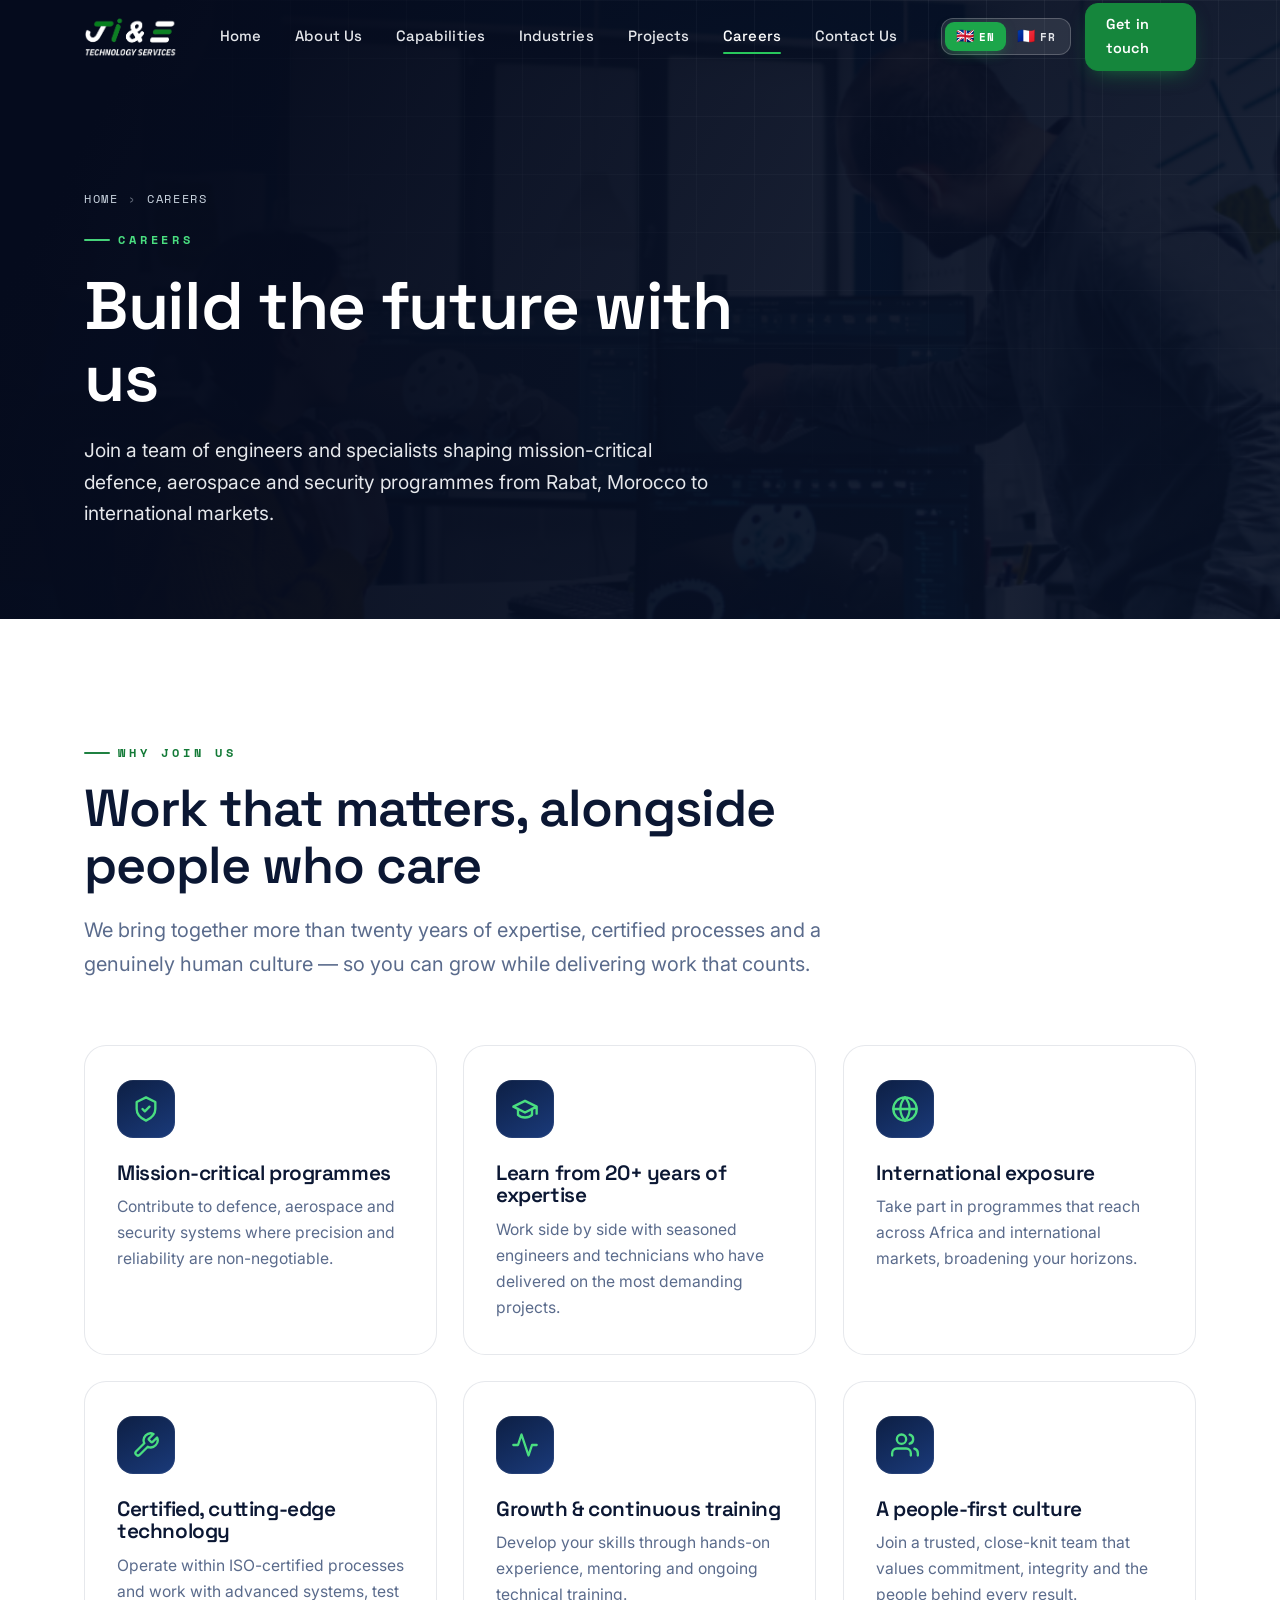
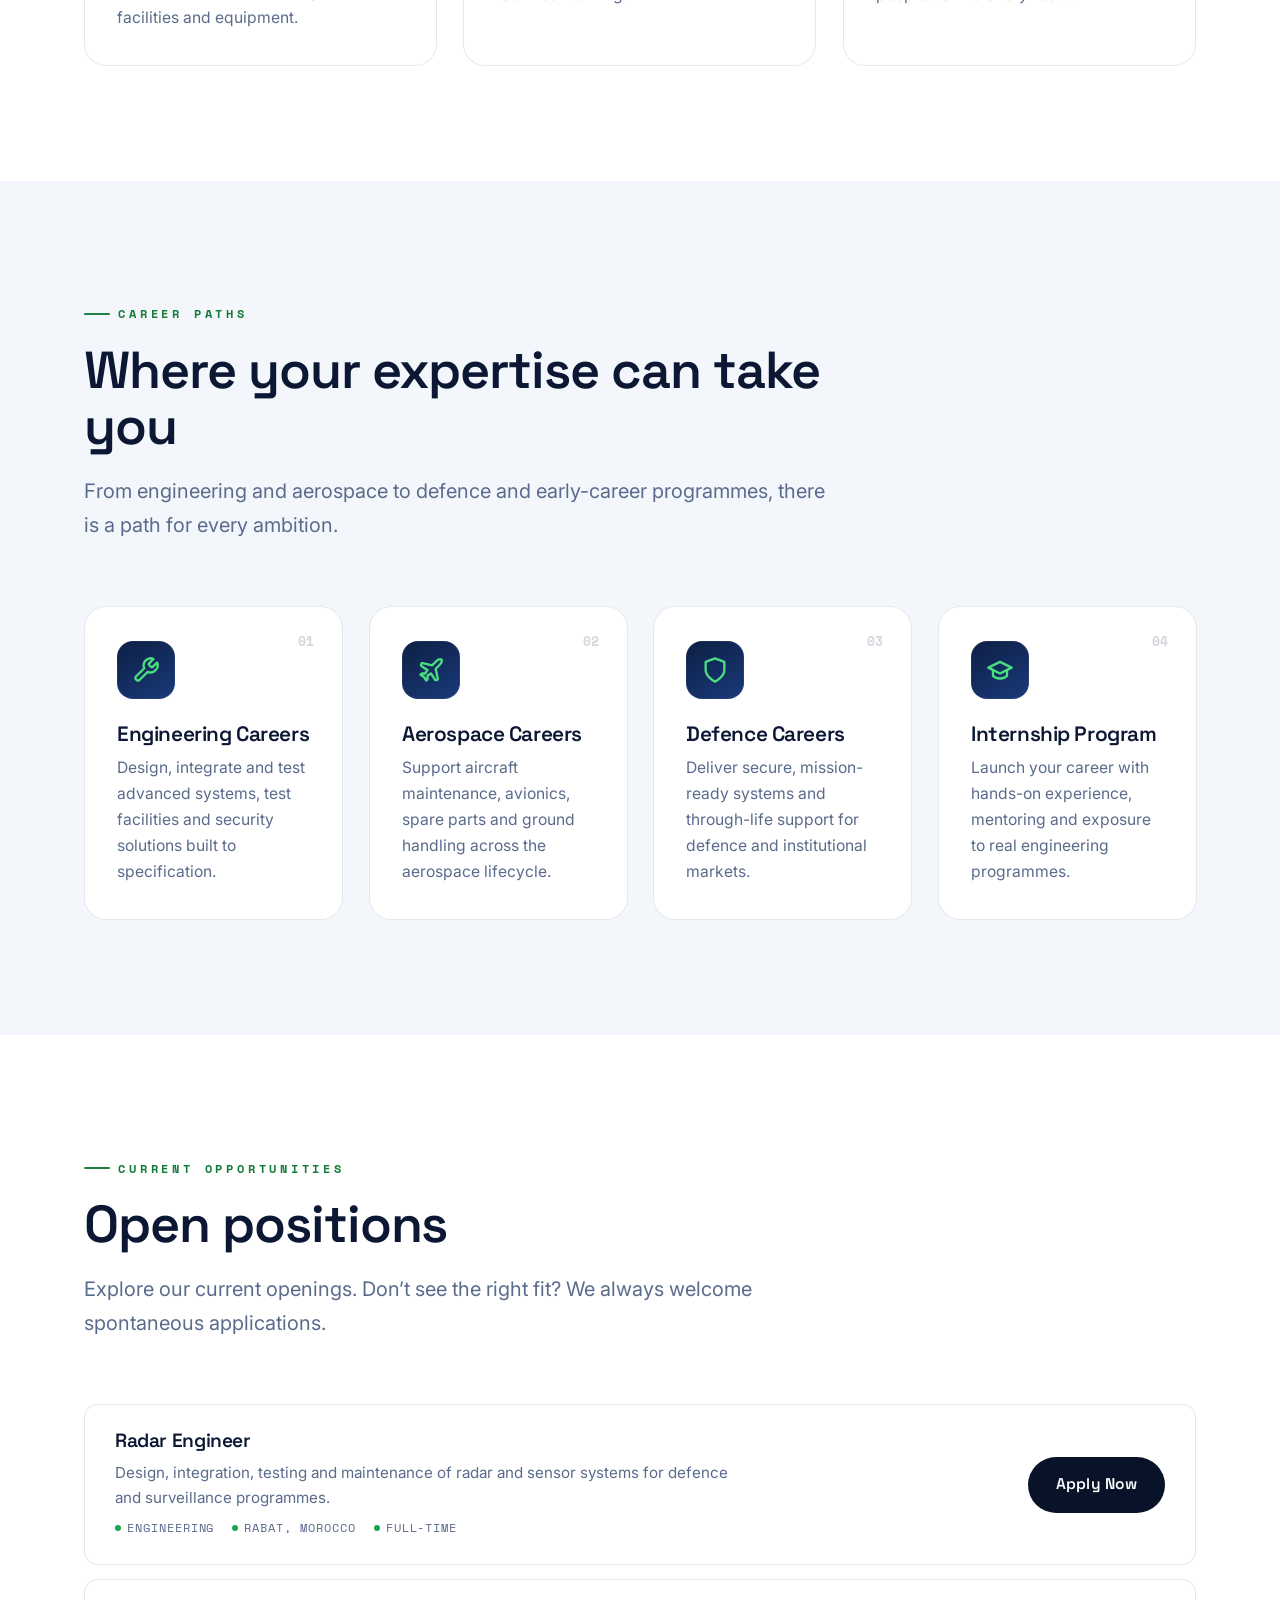
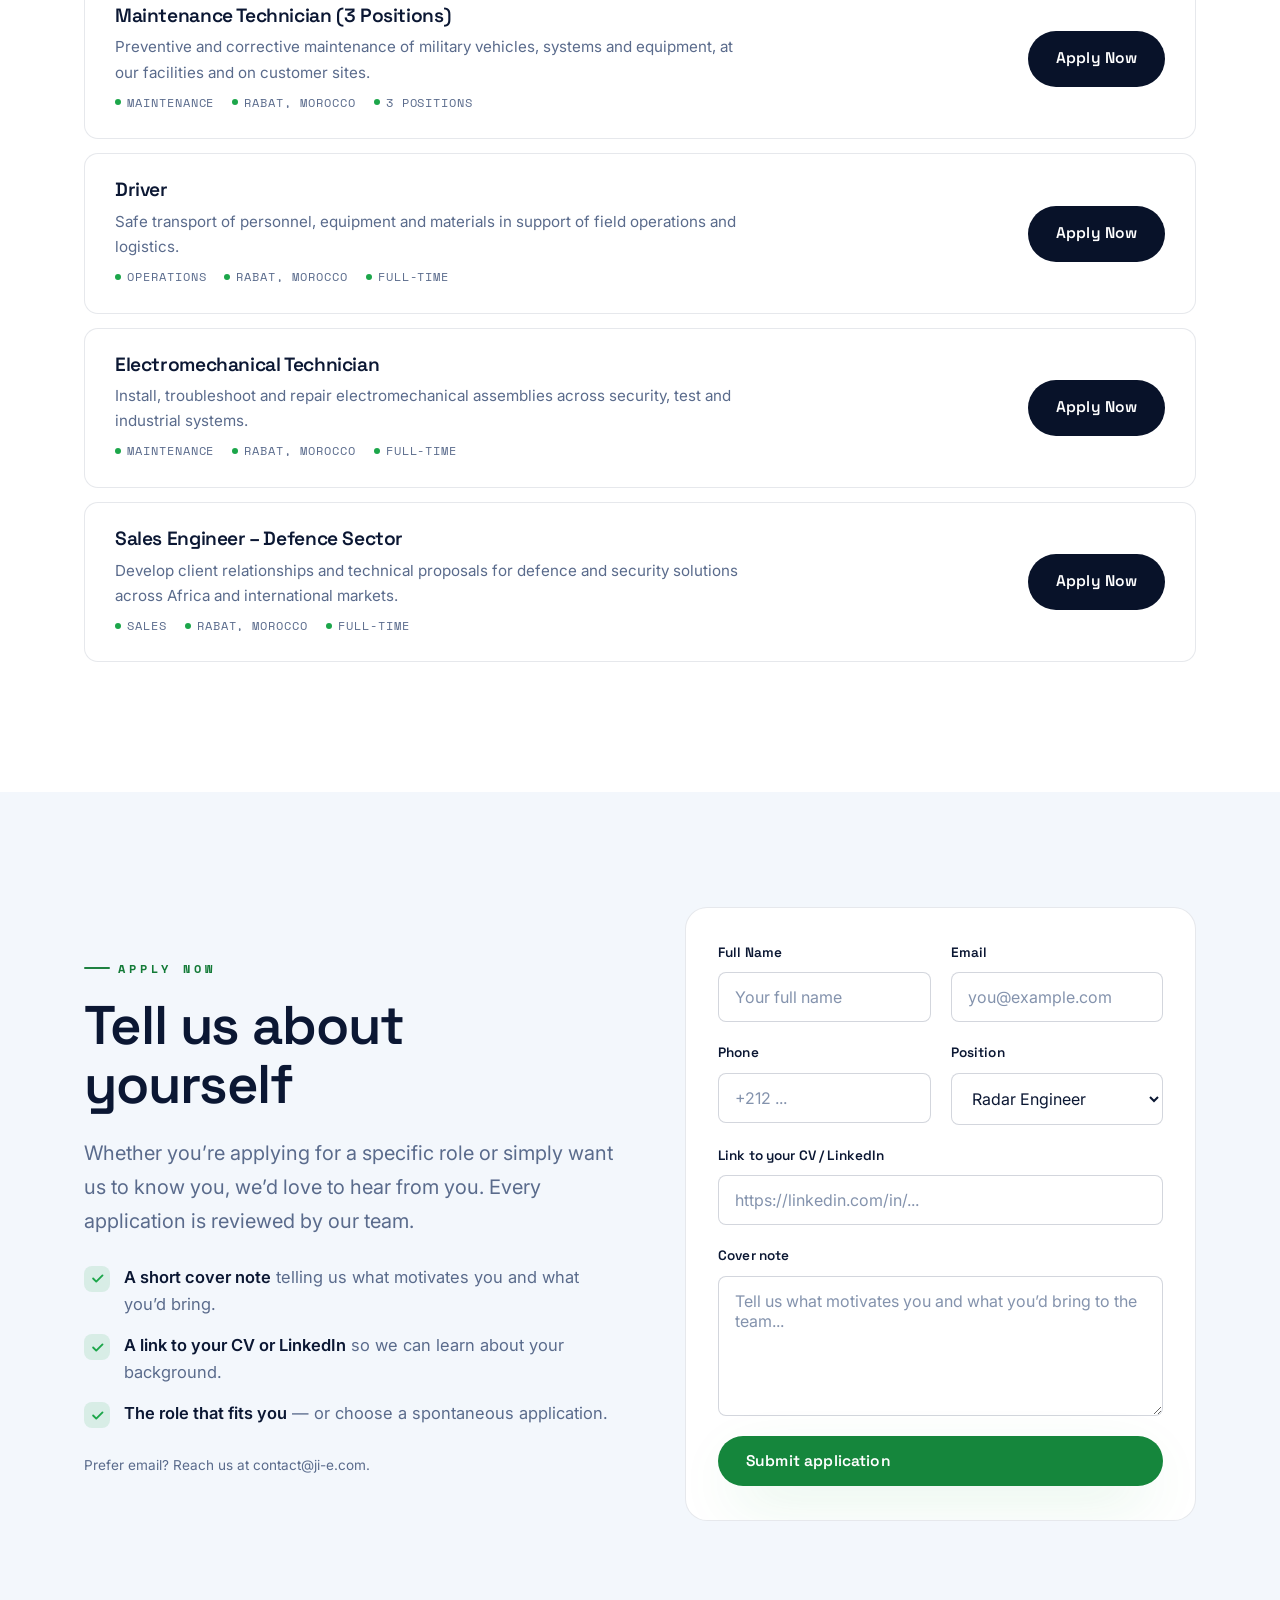
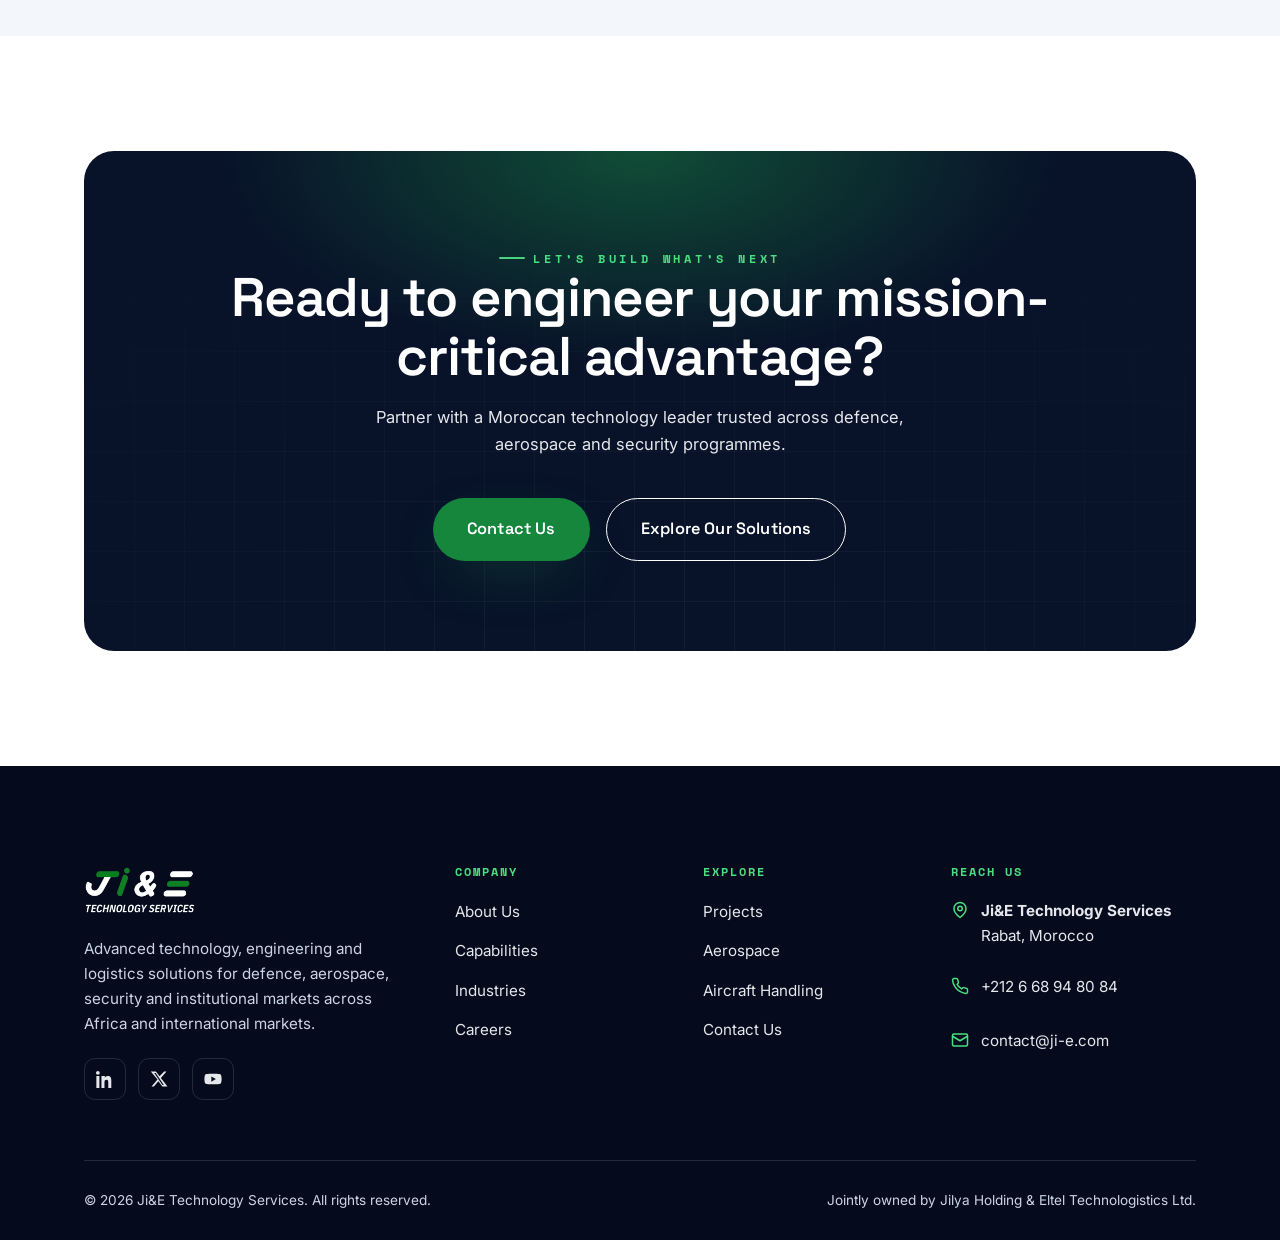
<file: careers.html>
<!DOCTYPE html>
<html lang="en">
<head>
<meta charset="UTF-8" />
<meta name="viewport" content="width=device-width, initial-scale=1.0" />
<title>Careers — Ji&E Technology Services</title>
<meta name="description" content="Build your career with Ji&E Technology Services — join a Moroccan defence, aerospace, security and engineering company with 20+ years of expertise. Explore current opportunities in Rabat, Morocco." />
<meta name="keywords" content="Careers Ji&E Technology Services, Aerospace Services Morocco, Engineering Services Morocco, Defence Industry Africa, Aerospace Jobs Morocco, Engineering Jobs Rabat, Defence Careers" />
<link rel="icon" href="assets/img/logo.png" />
<link rel="preconnect" href="https://fonts.googleapis.com" />
<link rel="preconnect" href="https://fonts.gstatic.com" crossorigin />
<link href="https://fonts.googleapis.com/css2?family=Space+Grotesk:wght@400;500;600;700&family=Inter:wght@400;500;600;700&family=Space+Mono:wght@400;700&display=swap" rel="stylesheet" />
<link rel="stylesheet" href="assets/css/style.css?v=5" />
</head>
<body data-page="careers">
<div class="progress-bar"></div>
<div id="header"></div>

<!-- ============ PAGE HERO ============ -->
<section class="page-hero">
  <div class="page-hero__bg" style="background-image:url('assets/img/engineering-design.png')"></div>
  <div class="page-hero__grid"></div>
  <div class="container">
    <div class="breadcrumb reveal">
      <a href="index.html" data-i18n="nav.home">Home</a>
      <span class="sep">›</span>
      <span data-i18n="nav.careers">Careers</span>
    </div>
    <span class="eyebrow reveal" data-delay="1" style="margin-top:22px" data-i18n="car.hero.eyebrow">Careers</span>
    <h1 class="reveal" data-delay="2" data-i18n="car.hero.title">Build the future with us</h1>
    <p class="reveal" data-delay="3" data-i18n="car.hero.sub">Join a team of engineers and specialists shaping mission-critical defence, aerospace and security programmes from Rabat, Morocco to international markets.</p>
  </div>
</section>

<!-- ============ WHY JOIN US ============ -->
<section class="section">
  <div class="container">
    <div class="section-head reveal">
      <span class="eyebrow" data-i18n="car.why.eyebrow">Why join us</span>
      <h2 data-i18n="car.why.title">Work that matters, alongside people who care</h2>
      <p class="lead" data-i18n="car.why.sub">We bring together more than twenty years of expertise, certified processes and a genuinely human culture — so you can grow while delivering work that counts.</p>
    </div>
    <div class="grid grid-3">
      <div class="card reveal" data-delay="1">
        <div class="card__icon"><svg viewBox="0 0 24 24" fill="none" stroke="currentColor" stroke-width="2" stroke-linecap="round" stroke-linejoin="round"><path d="M12 2 4 6v6c0 5 3.5 8 8 10 4.5-2 8-5 8-10V6Z"/><path d="m9 12 2 2 4-4"/></svg></div>
        <h3 data-i18n="car.why.c1.title">Mission-critical programmes</h3>
        <p data-i18n="car.why.c1.text">Contribute to defence, aerospace and security systems where precision and reliability are non-negotiable.</p>
      </div>
      <div class="card reveal" data-delay="2">
        <div class="card__icon"><svg viewBox="0 0 24 24" fill="none" stroke="currentColor" stroke-width="2" stroke-linecap="round" stroke-linejoin="round"><path d="M22 10v6M2 10l10-5 10 5-10 5z"/><path d="M6 12v5c3 3 9 3 12 0v-5"/></svg></div>
        <h3 data-i18n="car.why.c2.title">Learn from 20+ years of expertise</h3>
        <p data-i18n="car.why.c2.text">Work side by side with seasoned engineers and technicians who have delivered on the most demanding projects.</p>
      </div>
      <div class="card reveal" data-delay="3">
        <div class="card__icon"><svg viewBox="0 0 24 24" fill="none" stroke="currentColor" stroke-width="2" stroke-linecap="round" stroke-linejoin="round"><circle cx="12" cy="12" r="10"/><path d="M2 12h20M12 2a15.3 15.3 0 0 1 4 10 15.3 15.3 0 0 1-4 10 15.3 15.3 0 0 1-4-10 15.3 15.3 0 0 1 4-10Z"/></svg></div>
        <h3 data-i18n="car.why.c3.title">International exposure</h3>
        <p data-i18n="car.why.c3.text">Take part in programmes that reach across Africa and international markets, broadening your horizons.</p>
      </div>
      <div class="card reveal" data-delay="4">
        <div class="card__icon"><svg viewBox="0 0 24 24" fill="none" stroke="currentColor" stroke-width="2" stroke-linecap="round" stroke-linejoin="round"><path d="M14.7 6.3a1 1 0 0 0 0 1.4l1.6 1.6a1 1 0 0 0 1.4 0l3.77-3.77a6 6 0 0 1-7.94 7.94l-6.91 6.91a2.12 2.12 0 0 1-3-3l6.91-6.91a6 6 0 0 1 7.94-7.94l-3.76 3.76Z"/></svg></div>
        <h3 data-i18n="car.why.c4.title">Certified, cutting-edge technology</h3>
        <p data-i18n="car.why.c4.text">Operate within ISO-certified processes and work with advanced systems, test facilities and equipment.</p>
      </div>
      <div class="card reveal" data-delay="5">
        <div class="card__icon"><svg viewBox="0 0 24 24" fill="none" stroke="currentColor" stroke-width="2" stroke-linecap="round" stroke-linejoin="round"><path d="M22 12h-4l-3 9L9 3l-3 9H2"/></svg></div>
        <h3 data-i18n="car.why.c5.title">Growth & continuous training</h3>
        <p data-i18n="car.why.c5.text">Develop your skills through hands-on experience, mentoring and ongoing technical training.</p>
      </div>
      <div class="card reveal" data-delay="6">
        <div class="card__icon"><svg viewBox="0 0 24 24" fill="none" stroke="currentColor" stroke-width="2" stroke-linecap="round" stroke-linejoin="round"><path d="M17 21v-2a4 4 0 0 0-4-4H5a4 4 0 0 0-4 4v2"/><circle cx="9" cy="7" r="4"/><path d="M23 21v-2a4 4 0 0 0-3-3.87M16 3.13a4 4 0 0 1 0 7.75"/></svg></div>
        <h3 data-i18n="car.why.c6.title">A people-first culture</h3>
        <p data-i18n="car.why.c6.text">Join a trusted, close-knit team that values commitment, integrity and the people behind every result.</p>
      </div>
    </div>
  </div>
</section>

<!-- ============ CAREER PATHS ============ -->
<section class="section alt">
  <div class="container">
    <div class="section-head reveal">
      <span class="eyebrow" data-i18n="car.paths.eyebrow">Career paths</span>
      <h2 data-i18n="car.paths.title">Where your expertise can take you</h2>
      <p class="lead" data-i18n="car.paths.sub">From engineering and aerospace to defence and early-career programmes, there is a path for every ambition.</p>
    </div>
    <div class="grid grid-4">
      <div class="card reveal" data-delay="1">
        <span class="card__index">01</span>
        <div class="card__icon"><svg viewBox="0 0 24 24" fill="none" stroke="currentColor" stroke-width="2" stroke-linecap="round" stroke-linejoin="round"><path d="M14.7 6.3a1 1 0 0 0 0 1.4l1.6 1.6a1 1 0 0 0 1.4 0l3.77-3.77a6 6 0 0 1-7.94 7.94l-6.91 6.91a2.12 2.12 0 0 1-3-3l6.91-6.91a6 6 0 0 1 7.94-7.94l-3.76 3.76Z"/></svg></div>
        <h3 data-i18n="car.paths.c1.title">Engineering Careers</h3>
        <p data-i18n="car.paths.c1.text">Design, integrate and test advanced systems, test facilities and security solutions built to specification.</p>
      </div>
      <div class="card reveal" data-delay="2">
        <span class="card__index">02</span>
        <div class="card__icon"><svg viewBox="0 0 24 24" fill="none" stroke="currentColor" stroke-width="2" stroke-linecap="round" stroke-linejoin="round"><path d="M17.8 19.2 16 11l3.5-3.5C21 6 21.5 4 21 3c-1-.5-3 0-4.5 1.5L13 8 4.8 6.2c-.5-.1-.9.1-1.1.5l-.3.5c-.2.5-.1 1 .3 1.3L9 12l-2 3H4l-1 1 3 2 2 3 1-1v-3l3-2 3.5 5.3c.3.4.8.5 1.3.3l.5-.2c.4-.3.6-.7.5-1.2Z"/></svg></div>
        <h3 data-i18n="car.paths.c2.title">Aerospace Careers</h3>
        <p data-i18n="car.paths.c2.text">Support aircraft maintenance, avionics, spare parts and ground handling across the aerospace lifecycle.</p>
      </div>
      <div class="card reveal" data-delay="3">
        <span class="card__index">03</span>
        <div class="card__icon"><svg viewBox="0 0 24 24" fill="none" stroke="currentColor" stroke-width="2" stroke-linecap="round" stroke-linejoin="round"><path d="M12 22s8-4 8-10V5l-8-3-8 3v7c0 6 8 10 8 10Z"/></svg></div>
        <h3 data-i18n="car.paths.c3.title">Defence Careers</h3>
        <p data-i18n="car.paths.c3.text">Deliver secure, mission-ready systems and through-life support for defence and institutional markets.</p>
      </div>
      <div class="card reveal" data-delay="4">
        <span class="card__index">04</span>
        <div class="card__icon"><svg viewBox="0 0 24 24" fill="none" stroke="currentColor" stroke-width="2" stroke-linecap="round" stroke-linejoin="round"><path d="M22 10 12 5 2 10l10 5 10-5Z"/><path d="M6 12v5c3 3 9 3 12 0v-5"/></svg></div>
        <h3 data-i18n="car.paths.c4.title">Internship Program</h3>
        <p data-i18n="car.paths.c4.text">Launch your career with hands-on experience, mentoring and exposure to real engineering programmes.</p>
      </div>
    </div>
  </div>
</section>

<!-- ============ CURRENT OPPORTUNITIES ============ -->
<section class="section">
  <div class="container">
    <div class="section-head reveal">
      <span class="eyebrow" data-i18n="car.jobs.eyebrow">Current opportunities</span>
      <h2 data-i18n="car.jobs.title">Open positions</h2>
      <p class="lead" data-i18n="car.jobs.sub">Explore our current openings. Don't see the right fit? We always welcome spontaneous applications.</p>
    </div>

    <div class="reveal">
      <div class="job">
        <div>
          <h4 data-i18n="car.job1.title">Radar Engineer</h4>
          <p class="job__desc" data-i18n="car.job1.desc">Design, integration, testing and maintenance of radar and sensor systems for defence and surveillance programmes.</p>
          <div class="job__meta">
            <span><span class="dot"></span><span data-i18n="car.dept.engineering">Engineering</span></span>
            <span><span class="dot"></span><span data-i18n="car.loc">Rabat, Morocco</span></span>
            <span><span class="dot"></span><span data-i18n="car.type.full">Full-time</span></span>
          </div>
        </div>
        <a class="btn btn--dark" href="#apply" data-i18n="car.apply">Apply Now<span></span></a>
      </div>

      <div class="job">
        <div>
          <h4 data-i18n="car.job2.title">Maintenance Technician (3 Positions)</h4>
          <p class="job__desc" data-i18n="car.job2.desc">Preventive and corrective maintenance of military vehicles, systems and equipment, at our facilities and on customer sites.</p>
          <div class="job__meta">
            <span><span class="dot"></span><span data-i18n="car.dept.maintenance">Maintenance</span></span>
            <span><span class="dot"></span><span data-i18n="car.loc">Rabat, Morocco</span></span>
            <span><span class="dot"></span><span data-i18n="car.type.x3">3 positions</span></span>
          </div>
        </div>
        <a class="btn btn--dark" href="#apply" data-i18n="car.apply">Apply Now<span></span></a>
      </div>

      <div class="job">
        <div>
          <h4 data-i18n="car.job3.title">Driver</h4>
          <p class="job__desc" data-i18n="car.job3.desc">Safe transport of personnel, equipment and materials in support of field operations and logistics.</p>
          <div class="job__meta">
            <span><span class="dot"></span><span data-i18n="car.dept.operations">Operations</span></span>
            <span><span class="dot"></span><span data-i18n="car.loc">Rabat, Morocco</span></span>
            <span><span class="dot"></span><span data-i18n="car.type.full">Full-time</span></span>
          </div>
        </div>
        <a class="btn btn--dark" href="#apply" data-i18n="car.apply">Apply Now<span></span></a>
      </div>

      <div class="job">
        <div>
          <h4 data-i18n="car.job4.title">Electromechanical Technician</h4>
          <p class="job__desc" data-i18n="car.job4.desc">Install, troubleshoot and repair electromechanical assemblies across security, test and industrial systems.</p>
          <div class="job__meta">
            <span><span class="dot"></span><span data-i18n="car.dept.maintenance">Maintenance</span></span>
            <span><span class="dot"></span><span data-i18n="car.loc">Rabat, Morocco</span></span>
            <span><span class="dot"></span><span data-i18n="car.type.full">Full-time</span></span>
          </div>
        </div>
        <a class="btn btn--dark" href="#apply" data-i18n="car.apply">Apply Now<span></span></a>
      </div>

      <div class="job">
        <div>
          <h4 data-i18n="car.job5.title">Sales Engineer – Defence Sector</h4>
          <p class="job__desc" data-i18n="car.job5.desc">Develop client relationships and technical proposals for defence and security solutions across Africa and international markets.</p>
          <div class="job__meta">
            <span><span class="dot"></span><span data-i18n="car.dept.sales">Sales</span></span>
            <span><span class="dot"></span><span data-i18n="car.loc">Rabat, Morocco</span></span>
            <span><span class="dot"></span><span data-i18n="car.type.full">Full-time</span></span>
          </div>
        </div>
        <a class="btn btn--dark" href="#apply" data-i18n="car.apply">Apply Now<span></span></a>
      </div>
    </div>
  </div>
</section>

<!-- ============ APPLY ============ -->
<section class="section alt" id="apply">
  <div class="container">
    <div class="split">
      <div class="reveal">
        <span class="eyebrow" data-i18n="car.apply.eyebrow">Apply now</span>
        <h2 class="title-lg" style="margin-top:18px" data-i18n="car.apply.title">Tell us about yourself</h2>
        <p class="lead" style="margin-top:22px" data-i18n="car.apply.p1">Whether you're applying for a specific role or simply want us to know you, we'd love to hear from you. Every application is reviewed by our team.</p>
        <ul class="checks" style="margin-top:26px">
          <li><span class="ic"><svg viewBox="0 0 24 24" fill="none" stroke="currentColor" stroke-width="3" stroke-linecap="round" stroke-linejoin="round"><path d="m5 12 5 5L20 7"/></svg></span><span><strong data-i18n="car.apply.l1.s">A short cover note</strong> <span data-i18n="car.apply.l1.t">telling us what motivates you and what you'd bring.</span></span></li>
          <li><span class="ic"><svg viewBox="0 0 24 24" fill="none" stroke="currentColor" stroke-width="3" stroke-linecap="round" stroke-linejoin="round"><path d="m5 12 5 5L20 7"/></svg></span><span><strong data-i18n="car.apply.l2.s">A link to your CV or LinkedIn</strong> <span data-i18n="car.apply.l2.t">so we can learn about your background.</span></span></li>
          <li><span class="ic"><svg viewBox="0 0 24 24" fill="none" stroke="currentColor" stroke-width="3" stroke-linecap="round" stroke-linejoin="round"><path d="m5 12 5 5L20 7"/></svg></span><span><strong data-i18n="car.apply.l3.s">The role that fits you</strong> <span data-i18n="car.apply.l3.t">— or choose a spontaneous application.</span></span></li>
        </ul>
        <p class="form-note" style="margin-top:26px" data-i18n="car.apply.note">Prefer email? Reach us at <a href="mailto:contact@ji-e.com">contact@ji-e.com</a>.</p>
      </div>

      <div class="card reveal" data-delay="1">
        <form data-demo class="form">
          <div class="form-row">
            <div class="field">
              <label for="car-name" data-i18n="car.form.name">Full Name</label>
              <input type="text" id="car-name" name="name" required data-i18n-ph="car.form.name.ph" placeholder="Your full name" />
            </div>
            <div class="field">
              <label for="car-email" data-i18n="car.form.email">Email</label>
              <input type="email" id="car-email" name="email" required data-i18n-ph="car.form.email.ph" placeholder="you@example.com" />
            </div>
          </div>
          <div class="form-row">
            <div class="field">
              <label for="car-phone" data-i18n="car.form.phone">Phone</label>
              <input type="tel" id="car-phone" name="phone" data-i18n-ph="car.form.phone.ph" placeholder="+212 ..." />
            </div>
            <div class="field">
              <label for="car-position" data-i18n="car.form.position">Position</label>
              <select id="car-position" name="position">
                <option value="radar-engineer" data-i18n="car.job1.title">Radar Engineer</option>
                <option value="maintenance-technician" data-i18n="car.job2.title">Maintenance Technician (3 Positions)</option>
                <option value="driver" data-i18n="car.job3.title">Driver</option>
                <option value="electromechanical-technician" data-i18n="car.job4.title">Electromechanical Technician</option>
                <option value="sales-engineer-defence" data-i18n="car.job5.title">Sales Engineer – Defence Sector</option>
                <option value="other" data-i18n="car.form.position.other">Other / Spontaneous application</option>
              </select>
            </div>
          </div>
          <div class="field">
            <label for="car-cv" data-i18n="car.form.cv">Link to your CV / LinkedIn</label>
            <input type="text" id="car-cv" name="cv" data-i18n-ph="car.form.cv.ph" placeholder="https://linkedin.com/in/..." />
          </div>
          <div class="field">
            <label for="car-message" data-i18n="car.form.message">Cover note</label>
            <textarea id="car-message" name="message" data-i18n-ph="car.form.message.ph" placeholder="Tell us what motivates you and what you'd bring to the team..."></textarea>
          </div>
          <button class="btn btn--primary" type="submit" data-i18n="car.form.submit">Submit application<span></span></button>
          <div class="form-success" data-i18n="car.form.success">Thank you — your application has been received. Our team will be in touch.</div>
        </form>
      </div>
    </div>
  </div>
</section>

<div id="cta-band"></div>
<div id="footer"></div>

<script src="assets/js/i18n.js?v=5"></script>
<script>
I18N.add({
  en:{
    'meta.title':'Careers — Ji&E Technology Services',
    'meta.desc':'Build your career with Ji&E Technology Services — join a Moroccan defence, aerospace, security and engineering company with 20+ years of expertise.',
    'car.hero.eyebrow':'Careers',
    'car.hero.title':'Build the future with us',
    'car.hero.sub':'Join a team of engineers and specialists shaping mission-critical defence, aerospace and security programmes from Rabat, Morocco to international markets.',
    'car.why.eyebrow':'Why join us',
    'car.why.title':'Work that matters, alongside people who care',
    'car.why.sub':'We bring together more than twenty years of expertise, certified processes and a genuinely human culture — so you can grow while delivering work that counts.',
    'car.why.c1.title':'Mission-critical programmes',
    'car.why.c1.text':'Contribute to defence, aerospace and security systems where precision and reliability are non-negotiable.',
    'car.why.c2.title':'Learn from 20+ years of expertise',
    'car.why.c2.text':'Work side by side with seasoned engineers and technicians who have delivered on the most demanding projects.',
    'car.why.c3.title':'International exposure',
    'car.why.c3.text':'Take part in programmes that reach across Africa and international markets, broadening your horizons.',
    'car.why.c4.title':'Certified, cutting-edge technology',
    'car.why.c4.text':'Operate within ISO-certified processes and work with advanced systems, test facilities and equipment.',
    'car.why.c5.title':'Growth &amp; continuous training',
    'car.why.c5.text':'Develop your skills through hands-on experience, mentoring and ongoing technical training.',
    'car.why.c6.title':'A people-first culture',
    'car.why.c6.text':'Join a trusted, close-knit team that values commitment, integrity and the people behind every result.',
    'car.paths.eyebrow':'Career paths',
    'car.paths.title':'Where your expertise can take you',
    'car.paths.sub':'From engineering and aerospace to defence and early-career programmes, there is a path for every ambition.',
    'car.paths.c1.title':'Engineering Careers',
    'car.paths.c1.text':'Design, integrate and test advanced systems, test facilities and security solutions built to specification.',
    'car.paths.c2.title':'Aerospace Careers',
    'car.paths.c2.text':'Support aircraft maintenance, avionics, spare parts and ground handling across the aerospace lifecycle.',
    'car.paths.c3.title':'Defence Careers',
    'car.paths.c3.text':'Deliver secure, mission-ready systems and through-life support for defence and institutional markets.',
    'car.paths.c4.title':'Internship Program',
    'car.paths.c4.text':'Launch your career with hands-on experience, mentoring and exposure to real engineering programmes.',
    'car.jobs.eyebrow':'Current opportunities',
    'car.jobs.title':'Open positions',
    'car.jobs.sub':'Explore our current openings. Don’t see the right fit? We always welcome spontaneous applications.',
    'car.job1.title':'Radar Engineer',
    'car.job1.desc':'Design, integration, testing and maintenance of radar and sensor systems for defence and surveillance programmes.',
    'car.job2.title':'Maintenance Technician (3 Positions)',
    'car.job2.desc':'Preventive and corrective maintenance of military vehicles, systems and equipment, at our facilities and on customer sites.',
    'car.job3.title':'Driver',
    'car.job3.desc':'Safe transport of personnel, equipment and materials in support of field operations and logistics.',
    'car.job4.title':'Electromechanical Technician',
    'car.job4.desc':'Install, troubleshoot and repair electromechanical assemblies across security, test and industrial systems.',
    'car.job5.title':'Sales Engineer – Defence Sector',
    'car.job5.desc':'Develop client relationships and technical proposals for defence and security solutions across Africa and international markets.',
    'car.dept.engineering':'Engineering',
    'car.dept.maintenance':'Maintenance',
    'car.dept.operations':'Operations',
    'car.dept.sales':'Sales',
    'car.loc':'Rabat, Morocco',
    'car.type.full':'Full-time',
    'car.type.x3':'3 positions',
    'car.apply':'Apply Now',
    'car.apply.eyebrow':'Apply now',
    'car.apply.title':'Tell us about yourself',
    'car.apply.p1':'Whether you’re applying for a specific role or simply want us to know you, we’d love to hear from you. Every application is reviewed by our team.',
    'car.apply.l1.s':'A short cover note',
    'car.apply.l1.t':'telling us what motivates you and what you’d bring.',
    'car.apply.l2.s':'A link to your CV or LinkedIn',
    'car.apply.l2.t':'so we can learn about your background.',
    'car.apply.l3.s':'The role that fits you',
    'car.apply.l3.t':'— or choose a spontaneous application.',
    'car.apply.note':'Prefer email? Reach us at <a href="mailto:contact@ji-e.com">contact@ji-e.com</a>.',
    'car.form.name':'Full Name',
    'car.form.name.ph':'Your full name',
    'car.form.email':'Email',
    'car.form.email.ph':'you@example.com',
    'car.form.phone':'Phone',
    'car.form.phone.ph':'+212 ...',
    'car.form.position':'Position',
    'car.form.position.other':'Other / Spontaneous application',
    'car.form.cv':'Link to your CV / LinkedIn',
    'car.form.cv.ph':'https://linkedin.com/in/...',
    'car.form.message':'Cover note',
    'car.form.message.ph':'Tell us what motivates you and what you’d bring to the team...',
    'car.form.submit':'Submit application',
    'car.form.success':'Thank you — your application has been received. Our team will be in touch.'
  },
  fr:{
    'meta.title':'Carrières — Ji&E Technology Services',
    'meta.desc':'Construisez votre carrière avec Ji&E Technology Services — rejoignez une entreprise marocaine de défense, d’aérospatial, de sécurité et d’ingénierie forte de plus de 20 ans d’expertise.',
    'car.hero.eyebrow':'Carrières',
    'car.hero.title':'Construisons l’avenir ensemble',
    'car.hero.sub':'Rejoignez une équipe d’ingénieurs et de spécialistes qui façonnent des programmes critiques de défense, d’aérospatial et de sécurité, de Rabat au Maroc jusqu’aux marchés internationaux.',
    'car.why.eyebrow':'Pourquoi nous rejoindre',
    'car.why.title':'Un travail qui compte, aux côtés de personnes qui s’investissent',
    'car.why.sub':'Nous réunissons plus de vingt ans d’expertise, des processus certifiés et une culture véritablement humaine — pour que vous puissiez grandir tout en livrant un travail qui compte.',
    'car.why.c1.title':'Programmes critiques',
    'car.why.c1.text':'Contribuez à des systèmes de défense, d’aérospatial et de sécurité où la précision et la fiabilité ne se négocient pas.',
    'car.why.c2.title':'Apprenez de plus de 20 ans d’expertise',
    'car.why.c2.text':'Travaillez aux côtés d’ingénieurs et de techniciens chevronnés ayant mené à bien les projets les plus exigeants.',
    'car.why.c3.title':'Une exposition internationale',
    'car.why.c3.text':'Participez à des programmes qui rayonnent en Afrique et à l’international, et élargissez vos horizons.',
    'car.why.c4.title':'Une technologie certifiée et de pointe',
    'car.why.c4.text':'Évoluez au sein de processus certifiés ISO et travaillez avec des systèmes, des bancs de test et des équipements avancés.',
    'car.why.c5.title':'Évolution &amp; formation continue',
    'car.why.c5.text':'Développez vos compétences grâce à l’expérience de terrain, au mentorat et à une formation technique continue.',
    'car.why.c6.title':'Une culture centrée sur l’humain',
    'car.why.c6.text':'Rejoignez une équipe soudée et de confiance, qui valorise l’engagement, l’intégrité et les personnes derrière chaque résultat.',
    'car.paths.eyebrow':'Parcours de carrière',
    'car.paths.title':'Là où votre expertise peut vous mener',
    'car.paths.sub':'De l’ingénierie et l’aérospatial à la défense et aux programmes pour jeunes diplômés, il existe un parcours pour chaque ambition.',
    'car.paths.c1.title':'Carrières en ingénierie',
    'car.paths.c1.text':'Concevez, intégrez et testez des systèmes avancés, des bancs de test et des solutions de sécurité sur cahier des charges.',
    'car.paths.c2.title':'Carrières en aérospatial',
    'car.paths.c2.text':'Accompagnez la maintenance aéronautique, l’avionique, les pièces de rechange et l’assistance au sol sur tout le cycle aérospatial.',
    'car.paths.c3.title':'Carrières en défense',
    'car.paths.c3.text':'Livrez des systèmes sécurisés et prêts à l’emploi ainsi qu’un soutien sur tout le cycle de vie pour les marchés de la défense et institutionnels.',
    'car.paths.c4.title':'Programme de stages',
    'car.paths.c4.text':'Lancez votre carrière grâce à une expérience de terrain, au mentorat et à l’immersion dans de vrais programmes d’ingénierie.',
    'car.jobs.eyebrow':'Opportunités actuelles',
    'car.jobs.title':'Postes ouverts',
    'car.jobs.sub':'Découvrez nos postes ouverts. Vous ne trouvez pas le poste idéal ? Les candidatures spontanées sont toujours les bienvenues.',
    'car.job1.title':'Ingénieur Radar',
    'car.job1.desc':'Conception, intégration, tests et maintenance des systèmes radar et capteurs pour les programmes de défense et de surveillance.',
    'car.job2.title':'Technicien de maintenance (3 postes)',
    'car.job2.desc':'Maintenance préventive et corrective des véhicules militaires, systèmes et équipements, dans nos ateliers et sur les sites clients.',
    'car.job3.title':'Chauffeur',
    'car.job3.desc':'Transport sécurisé du personnel, des équipements et du matériel, en appui des opérations de terrain et de la logistique.',
    'car.job4.title':'Technicien électromécanique',
    'car.job4.desc':'Installation, diagnostic et réparation d’ensembles électromécaniques sur les systèmes de sécurité, de test et industriels.',
    'car.job5.title':'Ingénieur commercial – Secteur défense',
    'car.job5.desc':'Développement de la relation client et des propositions techniques pour les solutions de défense et de sécurité, au Maroc, en Afrique et à l’international.',
    'car.dept.engineering':'Ingénierie',
    'car.dept.maintenance':'Maintenance',
    'car.dept.operations':'Opérations',
    'car.dept.sales':'Commercial',
    'car.loc':'Rabat, Maroc',
    'car.type.full':'Temps plein',
    'car.type.x3':'3 postes',
    'car.apply':'Postuler',
    'car.apply.eyebrow':'Postuler',
    'car.apply.title':'Parlez-nous de vous',
    'car.apply.p1':'Que vous postuliez à un poste précis ou que vous souhaitiez simplement vous faire connaître, nous serions ravis d’échanger avec vous. Chaque candidature est étudiée par notre équipe.',
    'car.apply.l1.s':'Une courte note de motivation',
    'car.apply.l1.t':'nous indiquant ce qui vous motive et ce que vous apporteriez.',
    'car.apply.l2.s':'Un lien vers votre CV ou LinkedIn',
    'car.apply.l2.t':'pour que nous puissions découvrir votre parcours.',
    'car.apply.l3.s':'Le poste qui vous correspond',
    'car.apply.l3.t':'— ou choisissez une candidature spontanée.',
    'car.apply.note':'Vous préférez l’e-mail ? Écrivez-nous à <a href="mailto:contact@ji-e.com">contact@ji-e.com</a>.',
    'car.form.name':'Nom complet',
    'car.form.name.ph':'Votre nom complet',
    'car.form.email':'E-mail',
    'car.form.email.ph':'vous@exemple.com',
    'car.form.phone':'Téléphone',
    'car.form.phone.ph':'+212 ...',
    'car.form.position':'Poste',
    'car.form.position.other':'Autre / Candidature spontanée',
    'car.form.cv':'Lien vers votre CV / LinkedIn',
    'car.form.cv.ph':'https://linkedin.com/in/...',
    'car.form.message':'Note de motivation',
    'car.form.message.ph':'Dites-nous ce qui vous motive et ce que vous apporteriez à l’équipe...',
    'car.form.submit':'Envoyer ma candidature',
    'car.form.success':'Merci — votre candidature a bien été reçue. Notre équipe vous recontactera.'
  }
});
</script>
<script src="assets/js/main.js?v=5"></script>
</body>
</html>
</file>
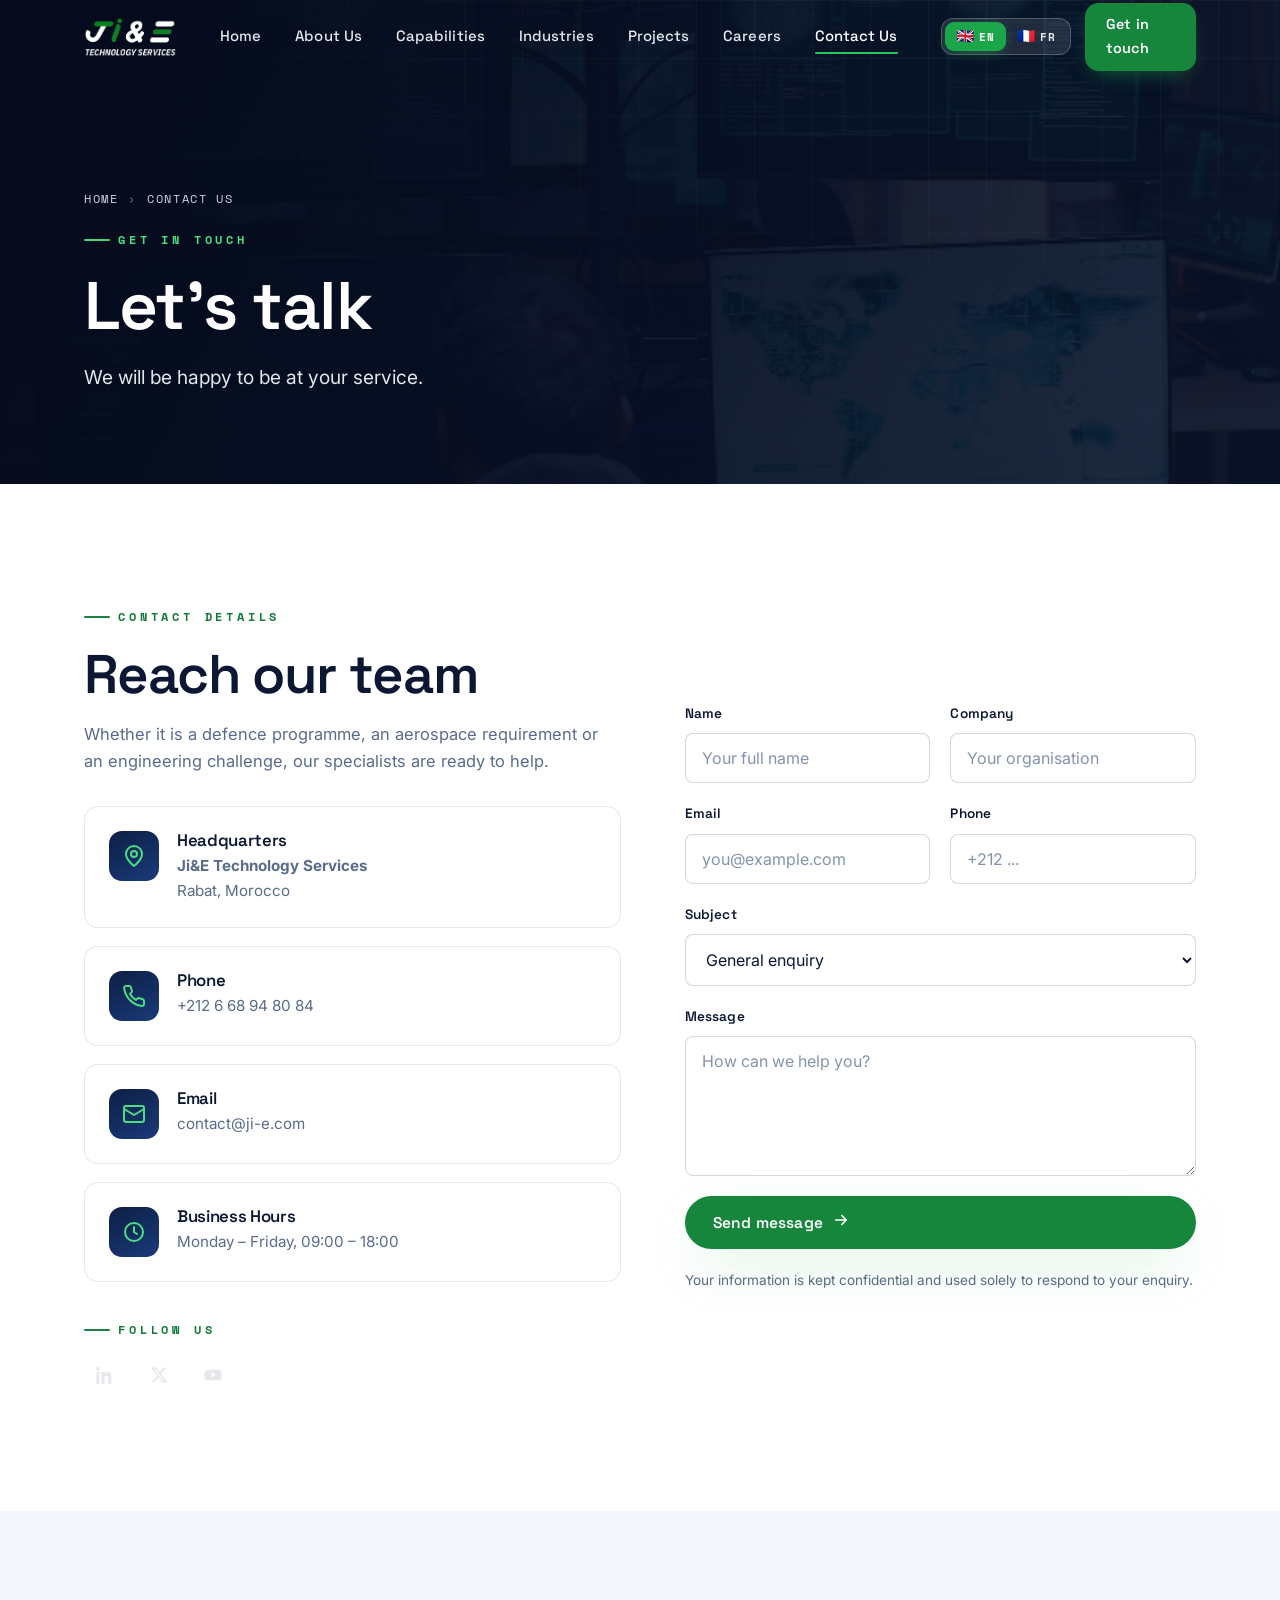
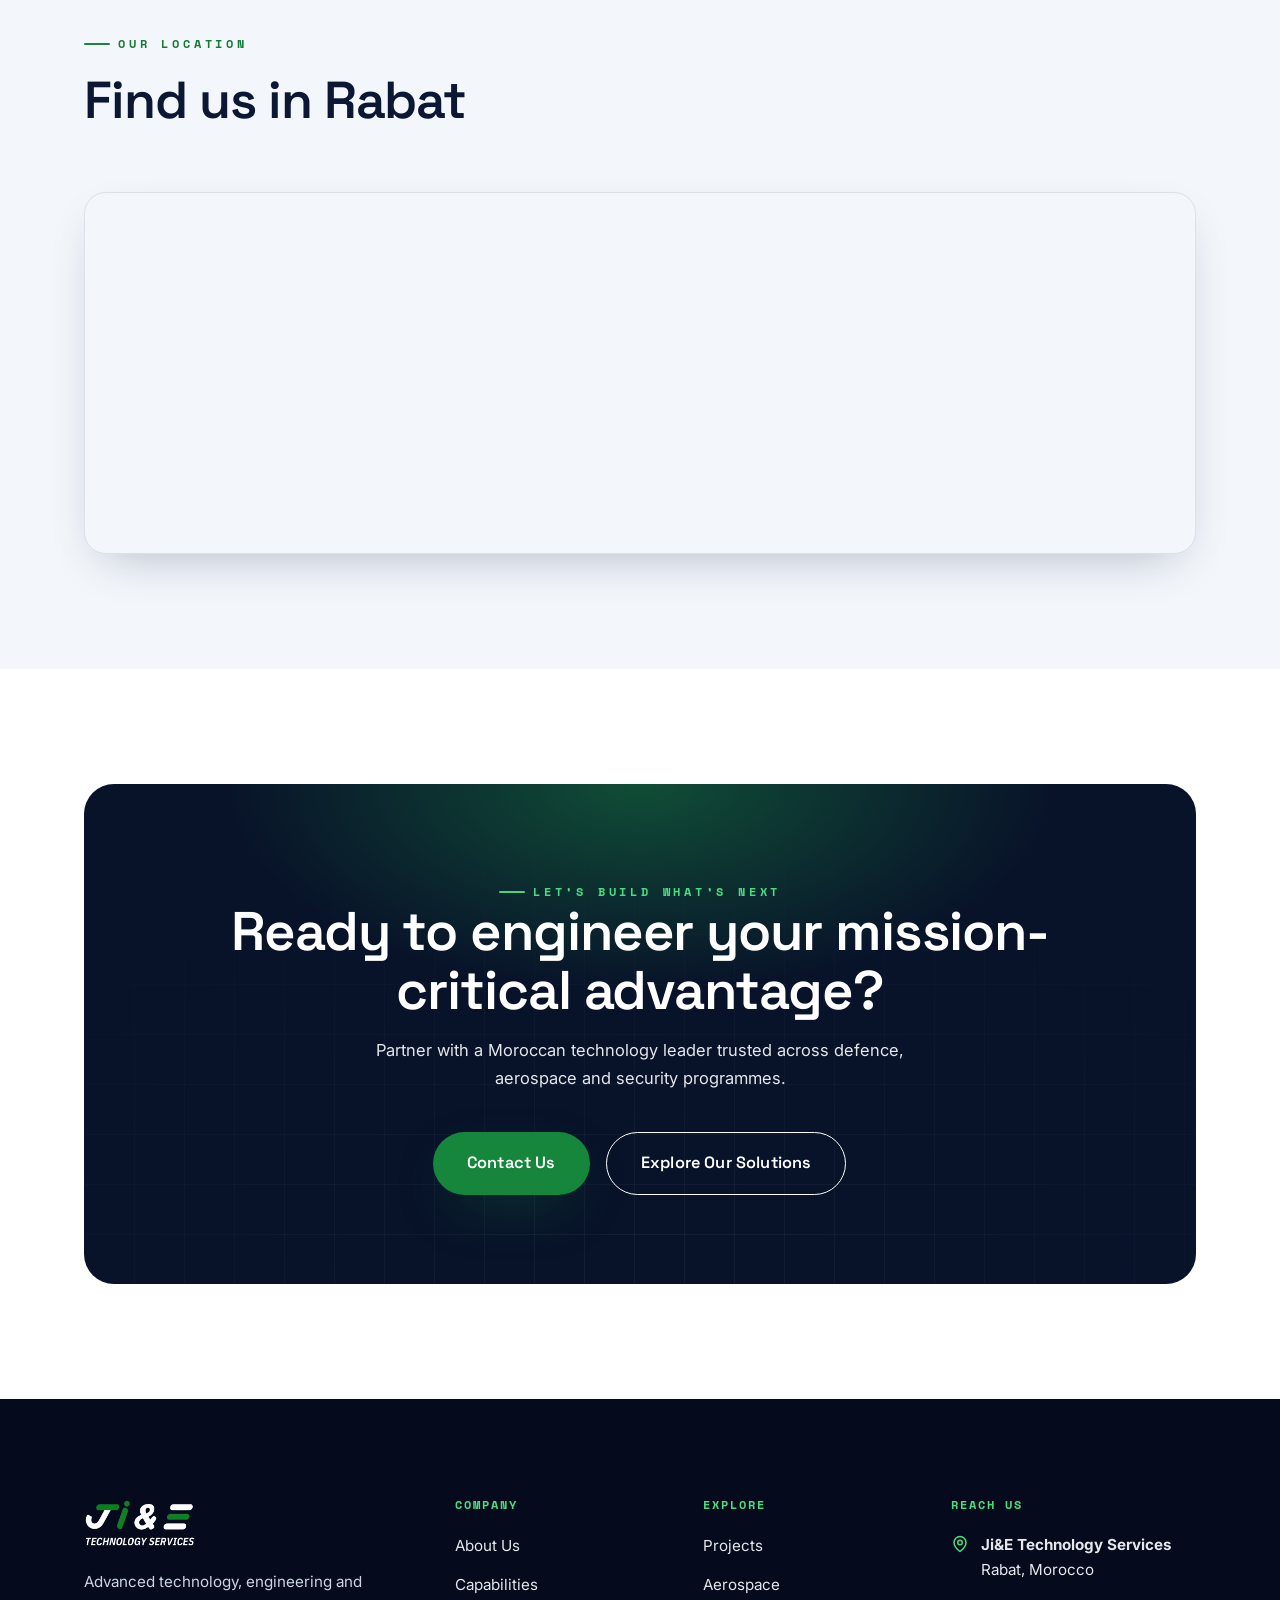
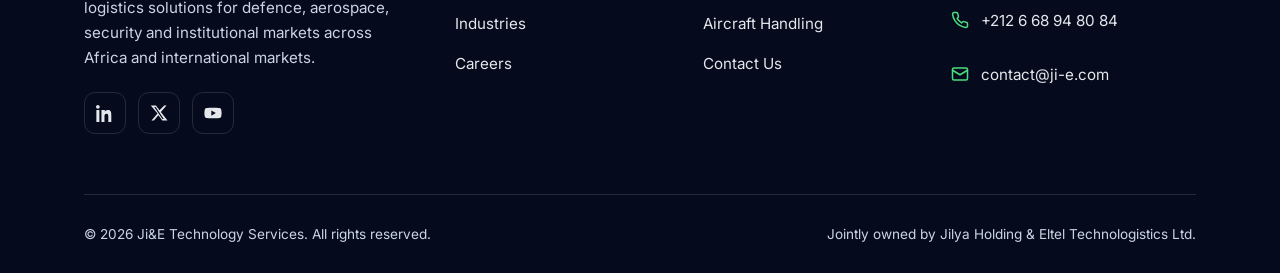
<file: contact.html>
<!DOCTYPE html>
<html lang="en">
<head>
<meta charset="UTF-8" />
<meta name="viewport" content="width=device-width, initial-scale=1.0" />
<title>Contact — Ji&E Technology Services</title>
<meta name="description" content="Contact Ji&E Technology Services in Rabat, Morocco — defence, aerospace, security and engineering solutions. Reach our team for enquiries, partnerships and support." />
<meta name="keywords" content="Defence Technology Morocco, Aerospace Services Morocco, Engineering Services Morocco, Security Systems Morocco, Contact Ji&E Technology Services" />
<link rel="icon" href="assets/img/logo.png" />
<link rel="preconnect" href="https://fonts.googleapis.com" />
<link rel="preconnect" href="https://fonts.gstatic.com" crossorigin />
<link href="https://fonts.googleapis.com/css2?family=Space+Grotesk:wght@400;500;600;700&family=Inter:wght@400;500;600;700&family=Space+Mono:wght@400;700&display=swap" rel="stylesheet" />
<link rel="stylesheet" href="assets/css/style.css?v=5" />
</head>
<body data-page="contact">
<div class="progress-bar"></div>
<div id="header"></div>

<!-- ============ PAGE HERO ============ -->
<section class="page-hero">
  <div class="page-hero__bg" style="background-image:url('assets/img/security-ops.jpg')"></div>
  <div class="page-hero__grid"></div>
  <div class="container">
    <div class="breadcrumb reveal">
      <a href="index.html" data-i18n="nav.home">Home</a>
      <span class="sep">›</span>
      <span data-i18n="nav.contact">Contact</span>
    </div>
    <span class="eyebrow reveal" data-delay="1" style="margin-top:22px" data-i18n="con.hero.eyebrow">Get in touch</span>
    <h1 class="reveal" data-delay="2" data-i18n="con.hero.title">Let's talk</h1>
    <p class="reveal" data-delay="3" data-i18n="con.hero.sub">We will be happy to be at your service.</p>
  </div>
</section>

<!-- ============ CONTACT ============ -->
<section class="section">
  <div class="container">
    <div class="split">
      <!-- LEFT: details -->
      <div>
        <span class="eyebrow reveal" data-i18n="con.info.eyebrow">Contact details</span>
        <h2 class="title-lg reveal" data-delay="1" style="margin-top:18px" data-i18n="con.info.title">Reach our team</h2>
        <p class="reveal" data-delay="1" style="margin-top:18px;color:var(--muted)" data-i18n="con.info.sub">Whether it is a defence programme, an aerospace requirement or an engineering challenge, our specialists are ready to help.</p>

        <div class="info-card reveal" data-delay="1" style="margin-top:30px">
          <span class="ic"><svg viewBox="0 0 24 24" fill="none" stroke="currentColor" stroke-width="2" stroke-linecap="round" stroke-linejoin="round"><path d="M20 10c0 6-8 12-8 12s-8-6-8-12a8 8 0 0 1 16 0Z"/><circle cx="12" cy="10" r="3"/></svg></span>
          <div>
            <h4 data-i18n="con.hq.label">Headquarters</h4>
            <p><strong data-i18n="con.hq.name">Ji&E Technology Services</strong><br /><span data-i18n="con.hq.addr">Rabat, Morocco</span></p>
          </div>
        </div>

        <div class="info-card reveal" data-delay="2" style="margin-top:18px">
          <span class="ic"><svg viewBox="0 0 24 24" fill="none" stroke="currentColor" stroke-width="2" stroke-linecap="round" stroke-linejoin="round"><path d="M22 16.9v3a2 2 0 0 1-2.2 2 19.8 19.8 0 0 1-8.6-3.1 19.5 19.5 0 0 1-6-6 19.8 19.8 0 0 1-3.1-8.7A2 2 0 0 1 4.1 2h3a2 2 0 0 1 2 1.7c.1 1 .4 1.9.7 2.8a2 2 0 0 1-.5 2.1L8.1 9.9a16 16 0 0 0 6 6l1.3-1.3a2 2 0 0 1 2.1-.4c.9.3 1.8.6 2.8.7a2 2 0 0 1 1.7 2Z"/></svg></span>
          <div>
            <h4 data-i18n="con.phone.label">Phone</h4>
            <p><a href="tel:+212668948084">+212 6 68 94 80 84</a></p>
          </div>
        </div>

        <div class="info-card reveal" data-delay="3" style="margin-top:18px">
          <span class="ic"><svg viewBox="0 0 24 24" fill="none" stroke="currentColor" stroke-width="2" stroke-linecap="round" stroke-linejoin="round"><rect x="2" y="4" width="20" height="16" rx="2"/><path d="m22 7-10 6L2 7"/></svg></span>
          <div>
            <h4 data-i18n="con.email.label">Email</h4>
            <p><a href="mailto:contact@ji-e.com">contact@ji-e.com</a></p>
          </div>
        </div>

        <div class="info-card reveal" data-delay="4" style="margin-top:18px">
          <span class="ic"><svg viewBox="0 0 24 24" fill="none" stroke="currentColor" stroke-width="2" stroke-linecap="round" stroke-linejoin="round"><circle cx="12" cy="12" r="9"/><path d="M12 7v5l3 2"/></svg></span>
          <div>
            <h4 data-i18n="con.hours.label">Business Hours</h4>
            <p data-i18n="con.hours.value">Monday – Friday, 09:00 – 18:00</p>
          </div>
        </div>

        <div class="reveal" data-delay="4" style="margin-top:30px">
          <span class="eyebrow" data-i18n="con.follow">Follow us</span>
          <div class="socials" style="margin-top:14px">
            <a href="#" aria-label="LinkedIn"><svg viewBox="0 0 24 24" fill="currentColor"><path d="M4.98 3.5A2.5 2.5 0 1 1 0 3.5a2.5 2.5 0 0 1 4.98 0ZM.5 8h4V24h-4V8Zm7.5 0h3.8v2.2h.05c.53-1 1.83-2.2 3.77-2.2 4.03 0 4.78 2.65 4.78 6.1V24h-4v-7.1c0-1.7 0-3.9-2.37-3.9-2.38 0-2.74 1.85-2.74 3.78V24h-4V8Z"/></svg></a>
            <a href="#" aria-label="X"><svg viewBox="0 0 24 24" fill="currentColor"><path d="M18.9 2H22l-7.5 8.6L23.3 22h-6.8l-5.3-7-6.1 7H2l8-9.2L1 2h6.9l4.8 6.4L18.9 2Zm-2.4 18h1.9L7.6 4H5.6L16.5 20Z"/></svg></a>
            <a href="#" aria-label="YouTube"><svg viewBox="0 0 24 24" fill="currentColor"><path d="M23 7.5a3 3 0 0 0-2.1-2.1C19 4.9 12 4.9 12 4.9s-7 0-8.9.5A3 3 0 0 0 1 7.5 31 31 0 0 0 .5 12 31 31 0 0 0 1 16.5a3 3 0 0 0 2.1 2.1c1.9.5 8.9.5 8.9.5s7 0 8.9-.5a3 3 0 0 0 2.1-2.1A31 31 0 0 0 23.5 12 31 31 0 0 0 23 7.5ZM9.8 15.5v-7l6 3.5-6 3.5Z"/></svg></a>
          </div>
        </div>
      </div>

      <!-- RIGHT: form -->
      <div>
        <form class="form reveal" data-delay="1" data-demo novalidate>
          <div class="form-row">
            <div class="field">
              <label for="cf-name" data-i18n="con.f.name">Name</label>
              <input id="cf-name" name="name" type="text" required data-i18n-ph="con.f.name.ph" placeholder="Your full name" />
            </div>
            <div class="field">
              <label for="cf-company" data-i18n="con.f.company">Company</label>
              <input id="cf-company" name="company" type="text" data-i18n-ph="con.f.company.ph" placeholder="Your organisation" />
            </div>
          </div>

          <div class="form-row">
            <div class="field">
              <label for="cf-email" data-i18n="con.f.email">Email</label>
              <input id="cf-email" name="email" type="email" required data-i18n-ph="con.f.email.ph" placeholder="you@example.com" />
            </div>
            <div class="field">
              <label for="cf-phone" data-i18n="con.f.phone">Phone</label>
              <input id="cf-phone" name="phone" type="tel" data-i18n-ph="con.f.phone.ph" placeholder="+212 ..." />
            </div>
          </div>

          <div class="field">
            <label for="cf-subject" data-i18n="con.f.subject">Subject</label>
            <select id="cf-subject" name="subject">
              <option value="general" data-i18n="con.f.subject.general">General enquiry</option>
              <option value="defence" data-i18n="con.f.subject.defence">Defence &amp; Security</option>
              <option value="aerospace" data-i18n="con.f.subject.aerospace">Aerospace</option>
              <option value="engineering" data-i18n="con.f.subject.engineering">Engineering &amp; Design</option>
              <option value="handling" data-i18n="con.f.subject.handling">Aircraft Handling Equipment</option>
              <option value="careers" data-i18n="con.f.subject.careers">Careers</option>
            </select>
          </div>

          <div class="field">
            <label for="cf-message" data-i18n="con.f.message">Message</label>
            <textarea id="cf-message" name="message" required data-i18n-ph="con.f.message.ph" placeholder="How can we help you?"></textarea>
          </div>

          <button class="btn btn--primary" type="submit"><span data-i18n="con.f.submit">Send message</span><span></span></button>
          <p class="form-note" data-i18n="con.f.note">Your information is kept confidential and used solely to respond to your enquiry.</p>
          <div class="form-success" data-i18n="con.f.success">Thank you — your message has been sent. We'll get back to you shortly.</div>
        </form>
      </div>
    </div>
  </div>
</section>

<!-- ============ MAP ============ -->
<section class="section alt">
  <div class="container">
    <div class="section-head reveal">
      <span class="eyebrow" data-i18n="con.map.eyebrow">Our location</span>
      <h2 data-i18n="con.map.title">Find us in Rabat</h2>
    </div>
    <div class="map-embed reveal">
      <iframe loading="lazy" title="Ji&E Technology Services — Rabat, Morocco" src="https://www.google.com/maps?q=Rabat,Morocco&output=embed"></iframe>
    </div>
  </div>
</section>

<div id="cta-band"></div>
<div id="footer"></div>

<script src="assets/js/i18n.js?v=5"></script>
<script>
I18N.add({
  en:{
    'meta.title':'Contact — Ji&E Technology Services',
    'meta.desc':'Contact Ji&E Technology Services in Rabat, Morocco — defence, aerospace, security and engineering solutions. Reach our team for enquiries, partnerships and support.',
    'con.hero.eyebrow':'Get in touch',
    'con.hero.title':'Let’s talk',
    'con.hero.sub':'We will be happy to be at your service.',
    'con.info.eyebrow':'Contact details',
    'con.info.title':'Reach our team',
    'con.info.sub':'Whether it is a defence programme, an aerospace requirement or an engineering challenge, our specialists are ready to help.',
    'con.hq.label':'Headquarters',
    'con.hq.name':'Ji&E Technology Services',
    'con.hq.addr':'Rabat, Morocco',
    'con.phone.label':'Phone',
    'con.email.label':'Email',
    'con.hours.label':'Business Hours',
    'con.hours.value':'Monday – Friday, 09:00 – 18:00',
    'con.follow':'Follow us',
    'con.f.name':'Name','con.f.name.ph':'Your full name',
    'con.f.company':'Company','con.f.company.ph':'Your organisation',
    'con.f.email':'Email','con.f.email.ph':'you@example.com',
    'con.f.phone':'Phone','con.f.phone.ph':'+212 ...',
    'con.f.subject':'Subject',
    'con.f.subject.general':'General enquiry',
    'con.f.subject.defence':'Defence &amp; Security',
    'con.f.subject.aerospace':'Aerospace',
    'con.f.subject.engineering':'Engineering &amp; Design',
    'con.f.subject.handling':'Aircraft Handling Equipment',
    'con.f.subject.careers':'Careers',
    'con.f.message':'Message','con.f.message.ph':'How can we help you?',
    'con.f.submit':'Send message',
    'con.f.note':'Your information is kept confidential and used solely to respond to your enquiry.',
    'con.f.success':'Thank you — your message has been sent. We’ll get back to you shortly.',
    'con.map.eyebrow':'Our location',
    'con.map.title':'Find us in Rabat'
  },
  fr:{
    'meta.title':'Contact — Ji&E Technology Services',
    'meta.desc':'Contactez Ji&E Technology Services à Rabat, au Maroc — solutions en défense, aérospatial, sécurité et ingénierie. Joignez notre équipe pour vos demandes, partenariats et besoins de support.',
    'con.hero.eyebrow':'Contactez-nous',
    'con.hero.title':'Parlons-en',
    'con.hero.sub':'Nous serons heureux d’être à votre service.',
    'con.info.eyebrow':'Coordonnées',
    'con.info.title':'Joindre notre équipe',
    'con.info.sub':'Qu’il s’agisse d’un programme de défense, d’un besoin aérospatial ou d’un défi d’ingénierie, nos spécialistes sont prêts à vous accompagner.',
    'con.hq.label':'Siège social',
    'con.hq.name':'Ji&E Technology Services',
    'con.hq.addr':'Rabat, Maroc',
    'con.phone.label':'Téléphone',
    'con.email.label':'E-mail',
    'con.hours.label':'Heures d’ouverture',
    'con.hours.value':'Lundi – vendredi, 09h00 – 18h00',
    'con.follow':'Suivez-nous',
    'con.f.name':'Nom','con.f.name.ph':'Votre nom complet',
    'con.f.company':'Société','con.f.company.ph':'Votre organisation',
    'con.f.email':'E-mail','con.f.email.ph':'vous@exemple.com',
    'con.f.phone':'Téléphone','con.f.phone.ph':'+212 ...',
    'con.f.subject':'Objet',
    'con.f.subject.general':'Demande générale',
    'con.f.subject.defence':'Défense &amp; sécurité',
    'con.f.subject.aerospace':'Aérospatial',
    'con.f.subject.engineering':'Ingénierie &amp; conception',
    'con.f.subject.handling':'Équipements de servitude aéronautique',
    'con.f.subject.careers':'Carrières',
    'con.f.message':'Message','con.f.message.ph':'Comment pouvons-nous vous aider ?',
    'con.f.submit':'Envoyer le message',
    'con.f.note':'Vos informations restent confidentielles et sont utilisées uniquement pour répondre à votre demande.',
    'con.f.success':'Merci — votre message a bien été envoyé. Nous vous répondrons dans les meilleurs délais.',
    'con.map.eyebrow':'Notre emplacement',
    'con.map.title':'Nous trouver à Rabat'
  }
});
</script>
<script src="assets/js/main.js?v=5"></script>
</body>
</html>
</file>
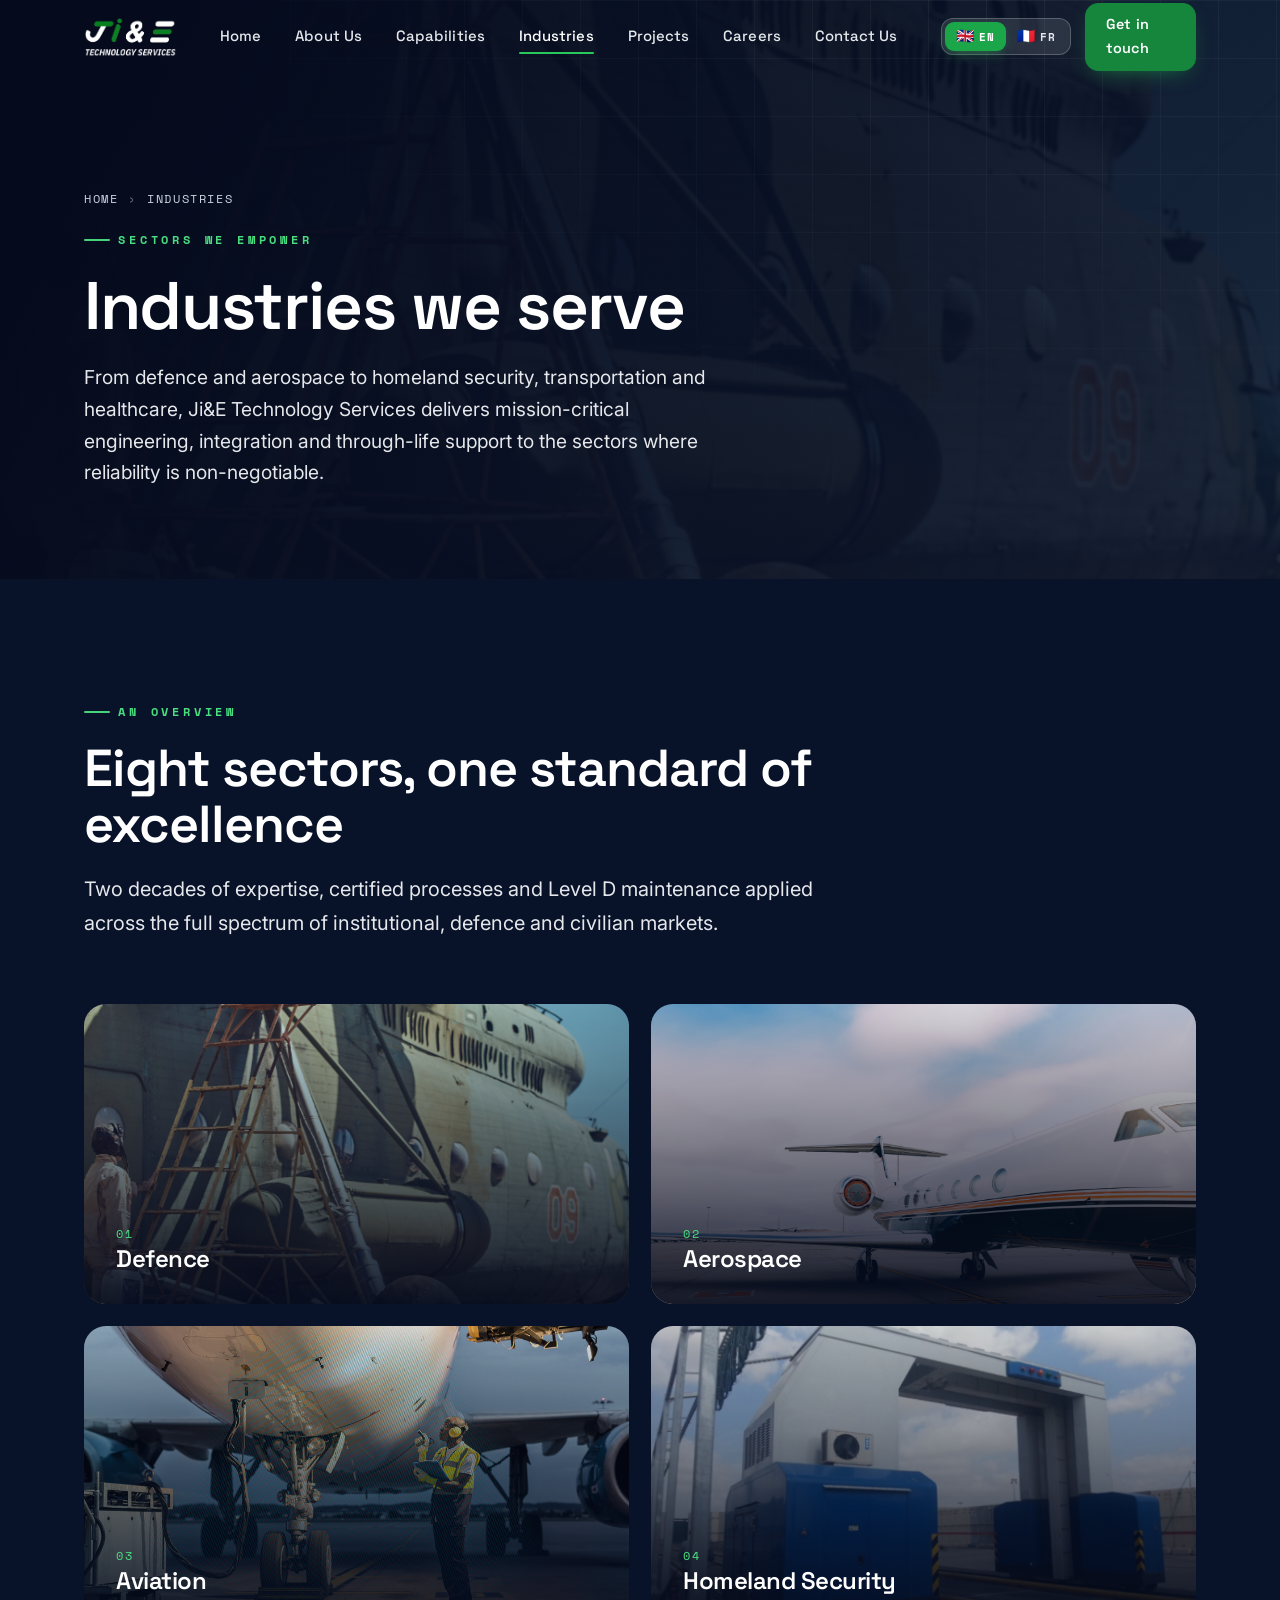
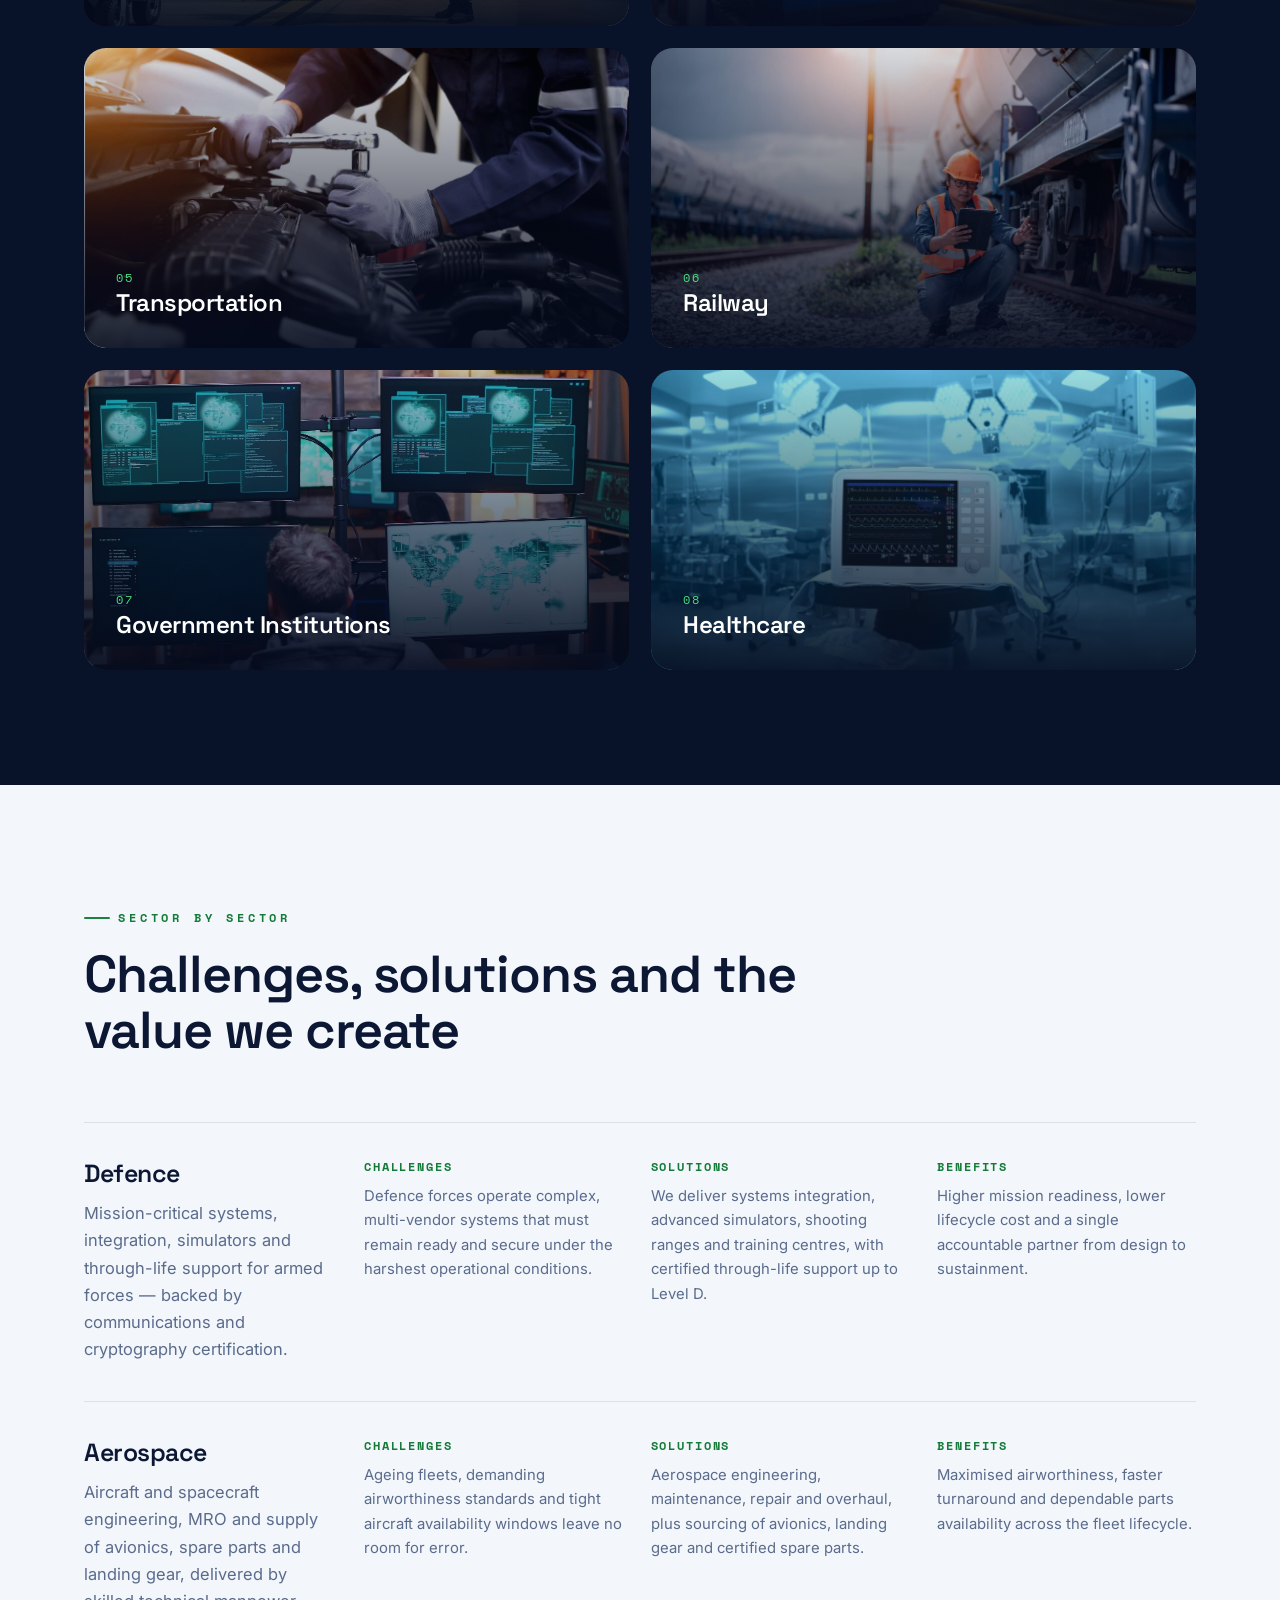
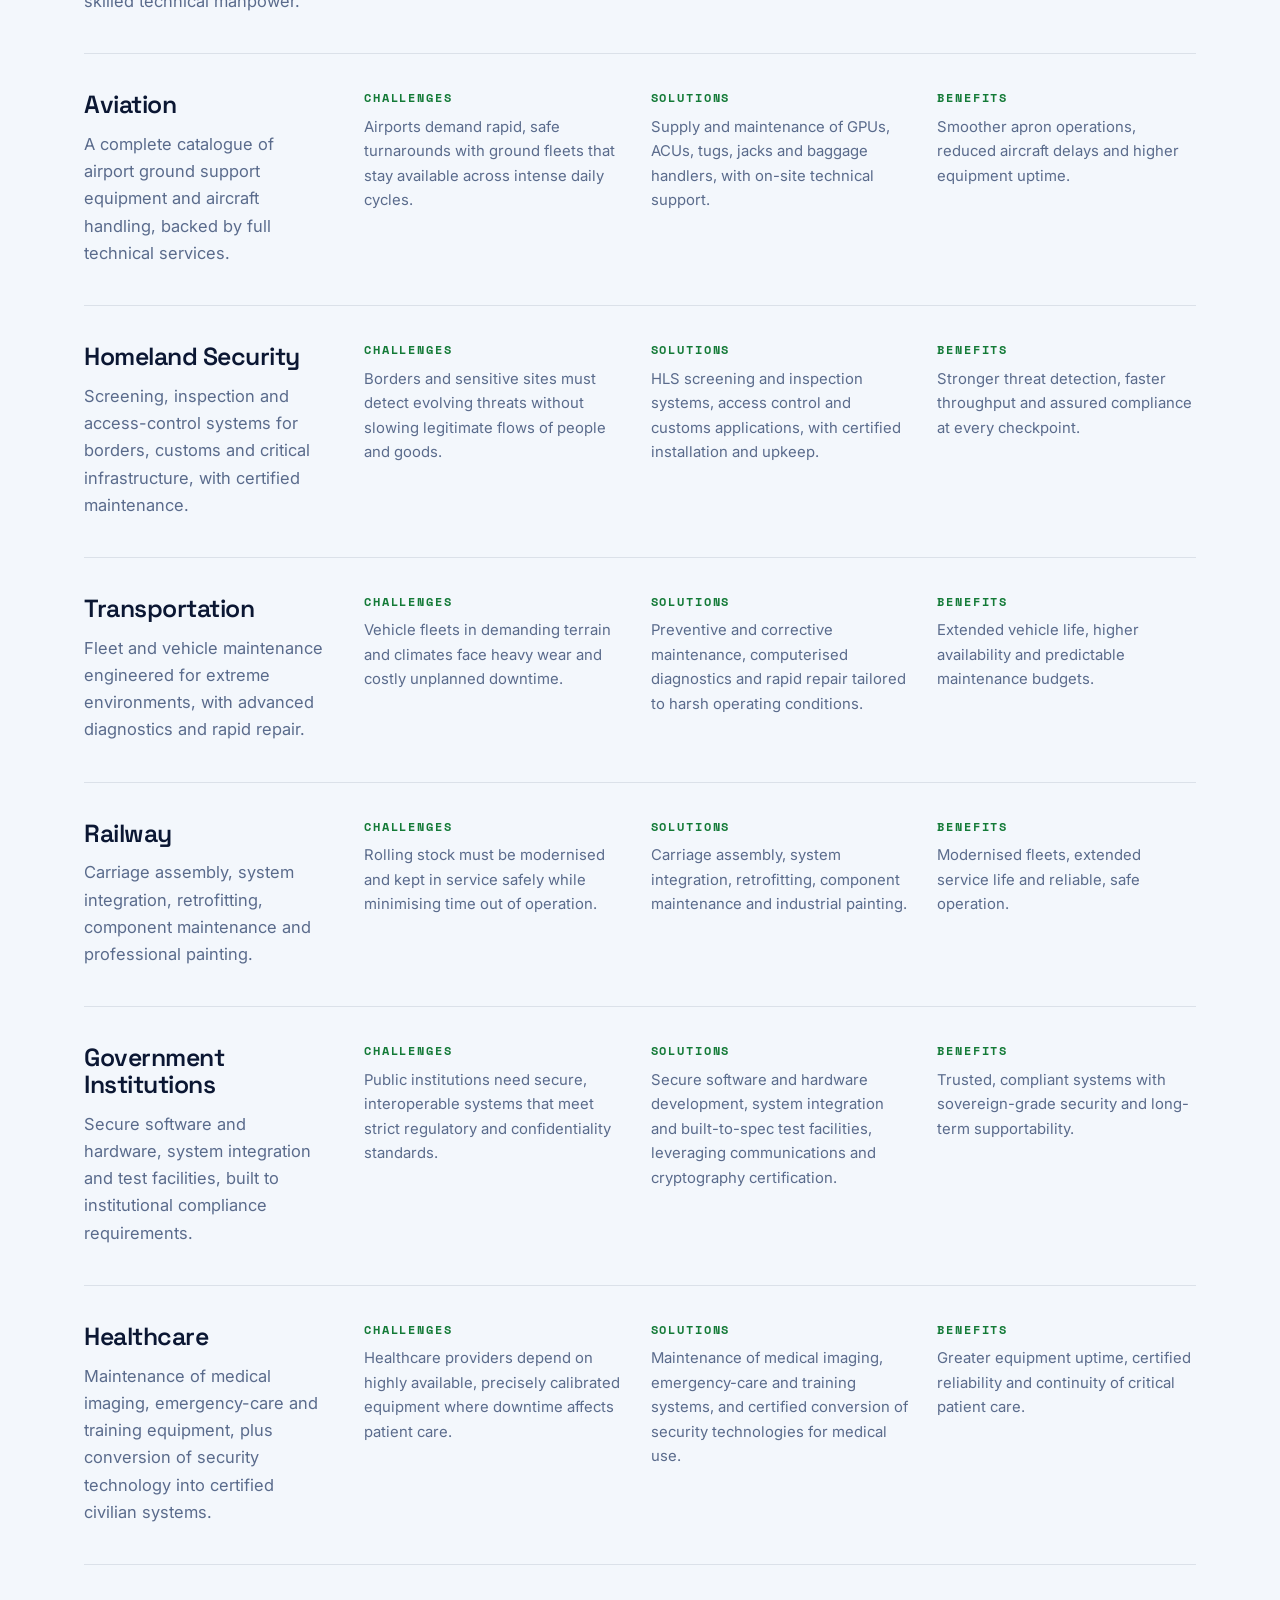
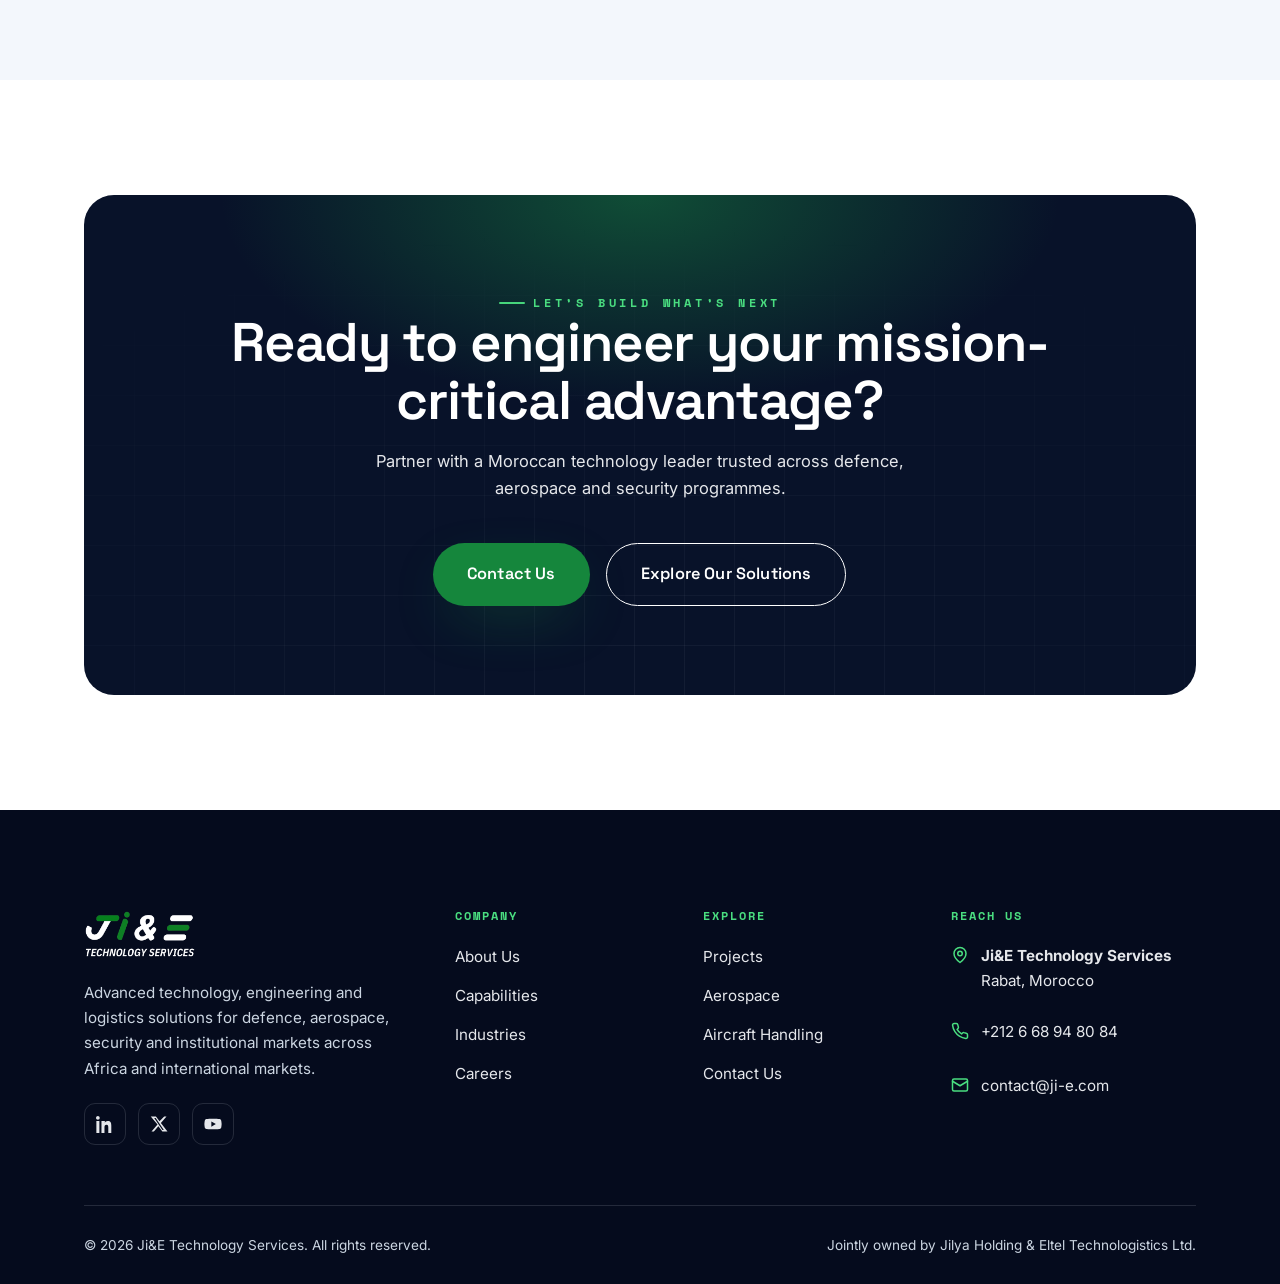
<file: industries.html>
<!DOCTYPE html>
<html lang="en">
<head>
<meta charset="UTF-8" />
<meta name="viewport" content="width=device-width, initial-scale=1.0" />
<title>Industries — Ji&E Technology Services</title>
<meta name="description" content="Ji&E Technology Services serves defence, aerospace, aviation, homeland security, transportation, railway, government and healthcare sectors with mission-critical engineering, integration and through-life support." />
<meta name="keywords" content="Defence Industry Africa, Aviation Engineering Africa, Aerospace Services Morocco, Security Systems Morocco, Railway Maintenance Morocco, Government Technology Morocco" />
<link rel="icon" href="assets/img/logo.png" />
<link rel="preconnect" href="https://fonts.googleapis.com" />
<link rel="preconnect" href="https://fonts.gstatic.com" crossorigin />
<link href="https://fonts.googleapis.com/css2?family=Space+Grotesk:wght@400;500;600;700&family=Inter:wght@400;500;600;700&family=Space+Mono:wght@400;700&display=swap" rel="stylesheet" />
<link rel="stylesheet" href="assets/css/style.css?v=5" />
</head>
<body data-page="industries">
<div class="progress-bar"></div>
<div id="header"></div>

<!-- ============ PAGE HERO ============ -->
<section class="page-hero">
  <div class="page-hero__bg" style="background-image:url('assets/img/helicopter.png')"></div>
  <div class="page-hero__grid"></div>
  <div class="container">
    <nav class="breadcrumb reveal" aria-label="Breadcrumb">
      <a href="index.html" data-i18n="nav.home">Home</a>
      <span class="sep">›</span>
      <span data-i18n="nav.industries">Industries</span>
    </nav>
    <span class="eyebrow reveal" data-delay="1" style="margin-top:22px" data-i18n="ind.hero.eyebrow">Sectors we empower</span>
    <h1 class="reveal" data-delay="2" data-i18n="ind.hero.title">Industries we serve</h1>
    <p class="reveal" data-delay="3" data-i18n="ind.hero.intro">From defence and aerospace to homeland security, transportation and healthcare, Ji&E Technology Services delivers mission-critical engineering, integration and through-life support to the sectors where reliability is non-negotiable.</p>
  </div>
</section>

<!-- ============ OVERVIEW GRID ============ -->
<section class="section dark">
  <div class="container">
    <div class="section-head reveal">
      <span class="eyebrow" data-i18n="ind.over.eyebrow">An overview</span>
      <h2 data-i18n="ind.over.title">Eight sectors, one standard of excellence</h2>
      <p class="lead" data-i18n="ind.over.sub">Two decades of expertise, certified processes and Level D maintenance applied across the full spectrum of institutional, defence and civilian markets.</p>
    </div>
    <div class="ind-grid">
      <div class="ind reveal" data-delay="1"><div class="ind__bg" style="background-image:url('assets/img/helicopter.png')"></div><div><span class="num">01</span><h3 data-i18n="ind.defence">Defence</h3><p data-i18n="ind.card.defence">Mission-critical systems, integration, simulators and through-life support up to Level D.</p></div></div>
      <div class="ind reveal" data-delay="2"><div class="ind__bg" style="background-image:url('assets/img/jet.png')"></div><div><span class="num">02</span><h3 data-i18n="ind.aerospace">Aerospace</h3><p data-i18n="ind.card.aerospace">Aircraft and spacecraft engineering, MRO, spare parts, avionics and landing gear.</p></div></div>
      <div class="ind reveal" data-delay="3"><div class="ind__bg" style="background-image:url('assets/img/aircraft-ground.jpg')"></div><div><span class="num">03</span><h3 data-i18n="ind.aviation">Aviation</h3><p data-i18n="ind.card.aviation">Airport ground support equipment, aircraft handling and technical services.</p></div></div>
      <div class="ind reveal" data-delay="4"><div class="ind__bg" style="background-image:url('assets/img/inspection.png')"></div><div><span class="num">04</span><h3 data-i18n="ind.security">Homeland Security</h3><p data-i18n="ind.card.security">Screening and inspection systems, access control, customs applications and certified maintenance.</p></div></div>
      <div class="ind reveal" data-delay="1"><div class="ind__bg" style="background-image:url('assets/img/vehicle.png')"></div><div><span class="num">05</span><h3 data-i18n="ind.transport">Transportation</h3><p data-i18n="ind.card.transport">Fleet and vehicle maintenance for extreme environments, diagnostics and rapid repair.</p></div></div>
      <div class="ind reveal" data-delay="2"><div class="ind__bg" style="background-image:url('assets/img/railway.png')"></div><div><span class="num">06</span><h3 data-i18n="ind.railway">Railway</h3><p data-i18n="ind.card.railway">Carriage assembly, system integration, retrofitting and component maintenance.</p></div></div>
      <div class="ind reveal" data-delay="3"><div class="ind__bg" style="background-image:url('assets/img/security-ops.jpg')"></div><div><span class="num">07</span><h3 data-i18n="ind.gov">Government Institutions</h3><p data-i18n="ind.card.gov">Secure software and hardware, system integration, test facilities and compliance.</p></div></div>
      <div class="ind reveal" data-delay="4"><div class="ind__bg" style="background-image:url('assets/img/medical.png')"></div><div><span class="num">08</span><h3 data-i18n="ind.health">Healthcare</h3><p data-i18n="ind.card.health">Maintenance of medical imaging and emergency-care equipment, plus certified civilian conversions.</p></div></div>
    </div>
  </div>
</section>

<!-- ============ DETAIL ROWS ============ -->
<section class="section alt">
  <div class="container">
    <div class="section-head reveal">
      <span class="eyebrow" data-i18n="ind.detail.eyebrow">Sector by sector</span>
      <h2 data-i18n="ind.detail.title">Challenges, solutions and the value we create</h2>
    </div>

    <!-- 01 Defence -->
    <div class="ind-row reveal">
      <div>
        <h3 data-i18n="ind.defence">Defence</h3>
        <p style="color:var(--muted);margin-top:12px" data-i18n="ind.r.defence.intro">Mission-critical systems, integration, simulators and through-life support for armed forces — backed by communications and cryptography certification.</p>
      </div>
      <div class="cols">
        <div><h5 data-i18n="ind.lbl.ch">Challenges</h5><p data-i18n="ind.r.defence.ch">Defence forces operate complex, multi-vendor systems that must remain ready and secure under the harshest operational conditions.</p></div>
        <div><h5 data-i18n="ind.lbl.so">Solutions</h5><p data-i18n="ind.r.defence.so">We deliver systems integration, advanced simulators, shooting ranges and training centres, with certified through-life support up to Level D.</p></div>
        <div><h5 data-i18n="ind.lbl.be">Benefits</h5><p data-i18n="ind.r.defence.be">Higher mission readiness, lower lifecycle cost and a single accountable partner from design to sustainment.</p></div>
      </div>
    </div>

    <!-- 02 Aerospace -->
    <div class="ind-row reveal">
      <div>
        <h3 data-i18n="ind.aerospace">Aerospace</h3>
        <p style="color:var(--muted);margin-top:12px" data-i18n="ind.r.aerospace.intro">Aircraft and spacecraft engineering, MRO and supply of avionics, spare parts and landing gear, delivered by skilled technical manpower.</p>
      </div>
      <div class="cols">
        <div><h5 data-i18n="ind.lbl.ch">Challenges</h5><p data-i18n="ind.r.aerospace.ch">Ageing fleets, demanding airworthiness standards and tight aircraft availability windows leave no room for error.</p></div>
        <div><h5 data-i18n="ind.lbl.so">Solutions</h5><p data-i18n="ind.r.aerospace.so">Aerospace engineering, maintenance, repair and overhaul, plus sourcing of avionics, landing gear and certified spare parts.</p></div>
        <div><h5 data-i18n="ind.lbl.be">Benefits</h5><p data-i18n="ind.r.aerospace.be">Maximised airworthiness, faster turnaround and dependable parts availability across the fleet lifecycle.</p></div>
      </div>
    </div>

    <!-- 03 Aviation -->
    <div class="ind-row reveal">
      <div>
        <h3 data-i18n="ind.aviation">Aviation</h3>
        <p style="color:var(--muted);margin-top:12px" data-i18n="ind.r.aviation.intro">A complete catalogue of airport ground support equipment and aircraft handling, backed by full technical services.</p>
      </div>
      <div class="cols">
        <div><h5 data-i18n="ind.lbl.ch">Challenges</h5><p data-i18n="ind.r.aviation.ch">Airports demand rapid, safe turnarounds with ground fleets that stay available across intense daily cycles.</p></div>
        <div><h5 data-i18n="ind.lbl.so">Solutions</h5><p data-i18n="ind.r.aviation.so">Supply and maintenance of GPUs, ACUs, tugs, jacks and baggage handlers, with on-site technical support.</p></div>
        <div><h5 data-i18n="ind.lbl.be">Benefits</h5><p data-i18n="ind.r.aviation.be">Smoother apron operations, reduced aircraft delays and higher equipment uptime.</p></div>
      </div>
    </div>

    <!-- 04 Homeland Security -->
    <div class="ind-row reveal">
      <div>
        <h3 data-i18n="ind.security">Homeland Security</h3>
        <p style="color:var(--muted);margin-top:12px" data-i18n="ind.r.security.intro">Screening, inspection and access-control systems for borders, customs and critical infrastructure, with certified maintenance.</p>
      </div>
      <div class="cols">
        <div><h5 data-i18n="ind.lbl.ch">Challenges</h5><p data-i18n="ind.r.security.ch">Borders and sensitive sites must detect evolving threats without slowing legitimate flows of people and goods.</p></div>
        <div><h5 data-i18n="ind.lbl.so">Solutions</h5><p data-i18n="ind.r.security.so">HLS screening and inspection systems, access control and customs applications, with certified installation and upkeep.</p></div>
        <div><h5 data-i18n="ind.lbl.be">Benefits</h5><p data-i18n="ind.r.security.be">Stronger threat detection, faster throughput and assured compliance at every checkpoint.</p></div>
      </div>
    </div>

    <!-- 05 Transportation -->
    <div class="ind-row reveal">
      <div>
        <h3 data-i18n="ind.transport">Transportation</h3>
        <p style="color:var(--muted);margin-top:12px" data-i18n="ind.r.transport.intro">Fleet and vehicle maintenance engineered for extreme environments, with advanced diagnostics and rapid repair.</p>
      </div>
      <div class="cols">
        <div><h5 data-i18n="ind.lbl.ch">Challenges</h5><p data-i18n="ind.r.transport.ch">Vehicle fleets in demanding terrain and climates face heavy wear and costly unplanned downtime.</p></div>
        <div><h5 data-i18n="ind.lbl.so">Solutions</h5><p data-i18n="ind.r.transport.so">Preventive and corrective maintenance, computerised diagnostics and rapid repair tailored to harsh operating conditions.</p></div>
        <div><h5 data-i18n="ind.lbl.be">Benefits</h5><p data-i18n="ind.r.transport.be">Extended vehicle life, higher availability and predictable maintenance budgets.</p></div>
      </div>
    </div>

    <!-- 06 Railway -->
    <div class="ind-row reveal">
      <div>
        <h3 data-i18n="ind.railway">Railway</h3>
        <p style="color:var(--muted);margin-top:12px" data-i18n="ind.r.railway.intro">Carriage assembly, system integration, retrofitting, component maintenance and professional painting.</p>
      </div>
      <div class="cols">
        <div><h5 data-i18n="ind.lbl.ch">Challenges</h5><p data-i18n="ind.r.railway.ch">Rolling stock must be modernised and kept in service safely while minimising time out of operation.</p></div>
        <div><h5 data-i18n="ind.lbl.so">Solutions</h5><p data-i18n="ind.r.railway.so">Carriage assembly, system integration, retrofitting, component maintenance and industrial painting.</p></div>
        <div><h5 data-i18n="ind.lbl.be">Benefits</h5><p data-i18n="ind.r.railway.be">Modernised fleets, extended service life and reliable, safe operation.</p></div>
      </div>
    </div>

    <!-- 07 Government Institutions -->
    <div class="ind-row reveal">
      <div>
        <h3 data-i18n="ind.gov">Government Institutions</h3>
        <p style="color:var(--muted);margin-top:12px" data-i18n="ind.r.gov.intro">Secure software and hardware, system integration and test facilities, built to institutional compliance requirements.</p>
      </div>
      <div class="cols">
        <div><h5 data-i18n="ind.lbl.ch">Challenges</h5><p data-i18n="ind.r.gov.ch">Public institutions need secure, interoperable systems that meet strict regulatory and confidentiality standards.</p></div>
        <div><h5 data-i18n="ind.lbl.so">Solutions</h5><p data-i18n="ind.r.gov.so">Secure software and hardware development, system integration and built-to-spec test facilities, leveraging communications and cryptography certification.</p></div>
        <div><h5 data-i18n="ind.lbl.be">Benefits</h5><p data-i18n="ind.r.gov.be">Trusted, compliant systems with sovereign-grade security and long-term supportability.</p></div>
      </div>
    </div>

    <!-- 08 Healthcare -->
    <div class="ind-row reveal">
      <div>
        <h3 data-i18n="ind.health">Healthcare</h3>
        <p style="color:var(--muted);margin-top:12px" data-i18n="ind.r.health.intro">Maintenance of medical imaging, emergency-care and training equipment, plus conversion of security technology into certified civilian systems.</p>
      </div>
      <div class="cols">
        <div><h5 data-i18n="ind.lbl.ch">Challenges</h5><p data-i18n="ind.r.health.ch">Healthcare providers depend on highly available, precisely calibrated equipment where downtime affects patient care.</p></div>
        <div><h5 data-i18n="ind.lbl.so">Solutions</h5><p data-i18n="ind.r.health.so">Maintenance of medical imaging, emergency-care and training systems, and certified conversion of security technologies for medical use.</p></div>
        <div><h5 data-i18n="ind.lbl.be">Benefits</h5><p data-i18n="ind.r.health.be">Greater equipment uptime, certified reliability and continuity of critical patient care.</p></div>
      </div>
    </div>

  </div>
</section>

<div id="cta-band"></div>
<div id="footer"></div>

<script src="assets/js/i18n.js?v=5"></script>
<script>
I18N.add({
  en:{
    'meta.title':'Industries — Ji&E Technology Services',
    'meta.desc':'Ji&E Technology Services serves defence, aerospace, aviation, homeland security, transportation, railway, government and healthcare sectors with mission-critical engineering, integration and through-life support.',
    'ind.hero.eyebrow':'Sectors we empower',
    'ind.hero.title':'Industries we serve',
    'ind.hero.intro':'From defence and aerospace to homeland security, transportation and healthcare, Ji&E Technology Services delivers mission-critical engineering, integration and through-life support to the sectors where reliability is non-negotiable.',
    'ind.over.eyebrow':'An overview',
    'ind.over.title':'Eight sectors, one standard of excellence',
    'ind.over.sub':'Two decades of expertise, certified processes and Level D maintenance applied across the full spectrum of institutional, defence and civilian markets.',
    'ind.aviation':'Aviation','ind.transport':'Transportation','ind.gov':'Government Institutions','ind.health':'Healthcare',
    'ind.card.defence':'Mission-critical systems, integration, simulators and through-life support up to Level D.',
    'ind.card.aerospace':'Aircraft and spacecraft engineering, MRO, spare parts, avionics and landing gear.',
    'ind.card.aviation':'Airport ground support equipment, aircraft handling and technical services.',
    'ind.card.security':'Screening and inspection systems, access control, customs applications and certified maintenance.',
    'ind.card.transport':'Fleet and vehicle maintenance for extreme environments, diagnostics and rapid repair.',
    'ind.card.railway':'Carriage assembly, system integration, retrofitting and component maintenance.',
    'ind.card.gov':'Secure software and hardware, system integration, test facilities and compliance.',
    'ind.card.health':'Maintenance of medical imaging and emergency-care equipment, plus certified civilian conversions.',
    'ind.detail.eyebrow':'Sector by sector',
    'ind.detail.title':'Challenges, solutions and the value we create',
    'ind.lbl.ch':'Challenges','ind.lbl.so':'Solutions','ind.lbl.be':'Benefits',
    'ind.r.defence.intro':'Mission-critical systems, integration, simulators and through-life support for armed forces — backed by communications and cryptography certification.',
    'ind.r.defence.ch':'Defence forces operate complex, multi-vendor systems that must remain ready and secure under the harshest operational conditions.',
    'ind.r.defence.so':'We deliver systems integration, advanced simulators, shooting ranges and training centres, with certified through-life support up to Level D.',
    'ind.r.defence.be':'Higher mission readiness, lower lifecycle cost and a single accountable partner from design to sustainment.',
    'ind.r.aerospace.intro':'Aircraft and spacecraft engineering, MRO and supply of avionics, spare parts and landing gear, delivered by skilled technical manpower.',
    'ind.r.aerospace.ch':'Ageing fleets, demanding airworthiness standards and tight aircraft availability windows leave no room for error.',
    'ind.r.aerospace.so':'Aerospace engineering, maintenance, repair and overhaul, plus sourcing of avionics, landing gear and certified spare parts.',
    'ind.r.aerospace.be':'Maximised airworthiness, faster turnaround and dependable parts availability across the fleet lifecycle.',
    'ind.r.aviation.intro':'A complete catalogue of airport ground support equipment and aircraft handling, backed by full technical services.',
    'ind.r.aviation.ch':'Airports demand rapid, safe turnarounds with ground fleets that stay available across intense daily cycles.',
    'ind.r.aviation.so':'Supply and maintenance of GPUs, ACUs, tugs, jacks and baggage handlers, with on-site technical support.',
    'ind.r.aviation.be':'Smoother apron operations, reduced aircraft delays and higher equipment uptime.',
    'ind.r.security.intro':'Screening, inspection and access-control systems for borders, customs and critical infrastructure, with certified maintenance.',
    'ind.r.security.ch':'Borders and sensitive sites must detect evolving threats without slowing legitimate flows of people and goods.',
    'ind.r.security.so':'HLS screening and inspection systems, access control and customs applications, with certified installation and upkeep.',
    'ind.r.security.be':'Stronger threat detection, faster throughput and assured compliance at every checkpoint.',
    'ind.r.transport.intro':'Fleet and vehicle maintenance engineered for extreme environments, with advanced diagnostics and rapid repair.',
    'ind.r.transport.ch':'Vehicle fleets in demanding terrain and climates face heavy wear and costly unplanned downtime.',
    'ind.r.transport.so':'Preventive and corrective maintenance, computerised diagnostics and rapid repair tailored to harsh operating conditions.',
    'ind.r.transport.be':'Extended vehicle life, higher availability and predictable maintenance budgets.',
    'ind.r.railway.intro':'Carriage assembly, system integration, retrofitting, component maintenance and professional painting.',
    'ind.r.railway.ch':'Rolling stock must be modernised and kept in service safely while minimising time out of operation.',
    'ind.r.railway.so':'Carriage assembly, system integration, retrofitting, component maintenance and industrial painting.',
    'ind.r.railway.be':'Modernised fleets, extended service life and reliable, safe operation.',
    'ind.r.gov.intro':'Secure software and hardware, system integration and test facilities, built to institutional compliance requirements.',
    'ind.r.gov.ch':'Public institutions need secure, interoperable systems that meet strict regulatory and confidentiality standards.',
    'ind.r.gov.so':'Secure software and hardware development, system integration and built-to-spec test facilities, leveraging communications and cryptography certification.',
    'ind.r.gov.be':'Trusted, compliant systems with sovereign-grade security and long-term supportability.',
    'ind.r.health.intro':'Maintenance of medical imaging, emergency-care and training equipment, plus conversion of security technology into certified civilian systems.',
    'ind.r.health.ch':'Healthcare providers depend on highly available, precisely calibrated equipment where downtime affects patient care.',
    'ind.r.health.so':'Maintenance of medical imaging, emergency-care and training systems, and certified conversion of security technologies for medical use.',
    'ind.r.health.be':'Greater equipment uptime, certified reliability and continuity of critical patient care.'
  },
  fr:{
    'meta.title':'Secteurs — Ji&E Technology Services',
    'meta.desc':'Ji&E Technology Services accompagne les secteurs de la défense, de l’aérospatial, de l’aviation, de la sécurité intérieure, du transport, du ferroviaire, des institutions publiques et de la santé avec une ingénierie critique, l’intégration et le soutien sur tout le cycle de vie.',
    'ind.hero.eyebrow':'Les secteurs que nous servons',
    'ind.hero.title':'Les secteurs que nous servons',
    'ind.hero.intro':'De la défense et de l’aérospatial à la sécurité intérieure, au transport et à la santé, Ji&E Technology Services délivre une ingénierie critique, l’intégration et le soutien sur tout le cycle de vie aux secteurs où la fiabilité ne souffre aucun compromis.',
    'ind.over.eyebrow':'Vue d’ensemble',
    'ind.over.title':'Huit secteurs, un même standard d’excellence',
    'ind.over.sub':'Deux décennies d’expertise, des processus certifiés et une maintenance de niveau D appliqués à tout le spectre des marchés institutionnels, de défense et civils.',
    'ind.aviation':'Aviation','ind.transport':'Transport','ind.gov':'Institutions publiques','ind.health':'Santé',
    'ind.card.defence':'Systèmes critiques, intégration, simulateurs et soutien sur tout le cycle de vie jusqu’au niveau D.',
    'ind.card.aerospace':'Ingénierie aéronautique et spatiale, MRO, pièces de rechange, avionique et trains d’atterrissage.',
    'ind.card.aviation':'Équipements d’assistance au sol, manutention d’aéronefs et services techniques.',
    'ind.card.security':'Systèmes de détection et d’inspection, contrôle d’accès, applications douanières et maintenance certifiée.',
    'ind.card.transport':'Maintenance de flottes et de véhicules pour environnements extrêmes, diagnostic et réparation rapide.',
    'ind.card.railway':'Assemblage de voitures, intégration de systèmes, rénovation et maintenance de composants.',
    'ind.card.gov':'Logiciels et matériels sécurisés, intégration de systèmes, bancs de test et conformité.',
    'ind.card.health':'Maintenance d’équipements d’imagerie et de soins d’urgence, et conversions civiles certifiées.',
    'ind.detail.eyebrow':'Secteur par secteur',
    'ind.detail.title':'Enjeux, solutions et valeur que nous créons',
    'ind.lbl.ch':'Enjeux','ind.lbl.so':'Solutions','ind.lbl.be':'Bénéfices',
    'ind.r.defence.intro':'Systèmes critiques, intégration, simulateurs et soutien sur tout le cycle de vie pour les forces armées — appuyés par une certification en communications et cryptographie.',
    'ind.r.defence.ch':'Les forces de défense exploitent des systèmes complexes et multi-fournisseurs qui doivent rester prêts et sécurisés dans les conditions opérationnelles les plus exigeantes.',
    'ind.r.defence.so':'Nous assurons l’intégration de systèmes, des simulateurs avancés, des stands de tir et des centres d’entraînement, avec un soutien certifié sur tout le cycle de vie jusqu’au niveau D.',
    'ind.r.defence.be':'Une disponibilité opérationnelle accrue, un coût de cycle de vie réduit et un partenaire unique et responsable, de la conception au maintien en condition.',
    'ind.r.aerospace.intro':'Ingénierie d’aéronefs et d’engins spatiaux, MRO et fourniture d’avionique, de pièces de rechange et de trains d’atterrissage, assurés par un personnel technique qualifié.',
    'ind.r.aerospace.ch':'Le vieillissement des flottes, des normes de navigabilité exigeantes et des fenêtres de disponibilité serrées ne laissent aucune place à l’erreur.',
    'ind.r.aerospace.so':'Ingénierie aérospatiale, maintenance, réparation et révision, ainsi que l’approvisionnement en avionique, trains d’atterrissage et pièces de rechange certifiées.',
    'ind.r.aerospace.be':'Une navigabilité optimisée, des délais d’immobilisation réduits et une disponibilité fiable des pièces sur tout le cycle de vie de la flotte.',
    'ind.r.aviation.intro':'Un catalogue complet d’équipements d’assistance aéroportuaire au sol et de manutention d’aéronefs, soutenu par des services techniques complets.',
    'ind.r.aviation.ch':'Les aéroports exigent des rotations rapides et sûres, avec des flottes au sol qui restent disponibles tout au long de cycles quotidiens intenses.',
    'ind.r.aviation.so':'Fourniture et maintenance de GPU, d’ACU, de tracteurs, de vérins et de convoyeurs à bagages, avec un support technique sur site.',
    'ind.r.aviation.be':'Des opérations sur aire de trafic plus fluides, moins de retards d’aéronefs et une meilleure disponibilité des équipements.',
    'ind.r.security.intro':'Systèmes de détection, d’inspection et de contrôle d’accès pour les frontières, les douanes et les infrastructures critiques, avec une maintenance certifiée.',
    'ind.r.security.ch':'Les frontières et les sites sensibles doivent détecter des menaces en évolution sans ralentir les flux légitimes de personnes et de marchandises.',
    'ind.r.security.so':'Systèmes de détection et d’inspection HLS, contrôle d’accès et applications douanières, avec installation et entretien certifiés.',
    'ind.r.security.be':'Une meilleure détection des menaces, un débit plus rapide et une conformité assurée à chaque point de contrôle.',
    'ind.r.transport.intro':'Maintenance de flottes et de véhicules conçue pour les environnements extrêmes, avec diagnostic avancé et réparation rapide.',
    'ind.r.transport.ch':'Les flottes de véhicules évoluant sur des terrains et sous des climats exigeants subissent une usure importante et des immobilisations imprévues coûteuses.',
    'ind.r.transport.so':'Maintenance préventive et corrective, diagnostic informatisé et réparation rapide, adaptés aux conditions d’exploitation sévères.',
    'ind.r.transport.be':'Une durée de vie prolongée des véhicules, une meilleure disponibilité et des budgets de maintenance prévisibles.',
    'ind.r.railway.intro':'Assemblage de voitures, intégration de systèmes, rénovation, maintenance de composants et peinture professionnelle.',
    'ind.r.railway.ch':'Le matériel roulant doit être modernisé et maintenu en service en toute sécurité, tout en minimisant les durées d’immobilisation.',
    'ind.r.railway.so':'Assemblage de voitures, intégration de systèmes, rénovation, maintenance de composants et peinture industrielle.',
    'ind.r.railway.be':'Des flottes modernisées, une durée de service prolongée et une exploitation fiable et sûre.',
    'ind.r.gov.intro':'Logiciels et matériels sécurisés, intégration de systèmes et bancs de test, conçus selon les exigences de conformité institutionnelles.',
    'ind.r.gov.ch':'Les institutions publiques ont besoin de systèmes sécurisés et interopérables, conformes à des normes réglementaires et de confidentialité strictes.',
    'ind.r.gov.so':'Développement de logiciels et de matériels sécurisés, intégration de systèmes et bancs de test sur cahier des charges, appuyés par une certification en communications et cryptographie.',
    'ind.r.gov.be':'Des systèmes de confiance et conformes, dotés d’une sécurité de niveau souverain et d’une maintenabilité durable.',
    'ind.r.health.intro':'Maintenance d’équipements d’imagerie médicale, de soins d’urgence et de formation, ainsi que la conversion de technologies de sécurité en systèmes civils certifiés.',
    'ind.r.health.ch':'Les établissements de santé dépendent d’équipements hautement disponibles et précisément calibrés, où toute immobilisation affecte les soins aux patients.',
    'ind.r.health.so':'Maintenance des systèmes d’imagerie médicale, de soins d’urgence et de formation, et conversion certifiée des technologies de sécurité pour un usage médical.',
    'ind.r.health.be':'Une meilleure disponibilité des équipements, une fiabilité certifiée et la continuité des soins critiques aux patients.'
  }
});
</script>
<script src="assets/js/main.js?v=5"></script>
</body>
</html>
</file>
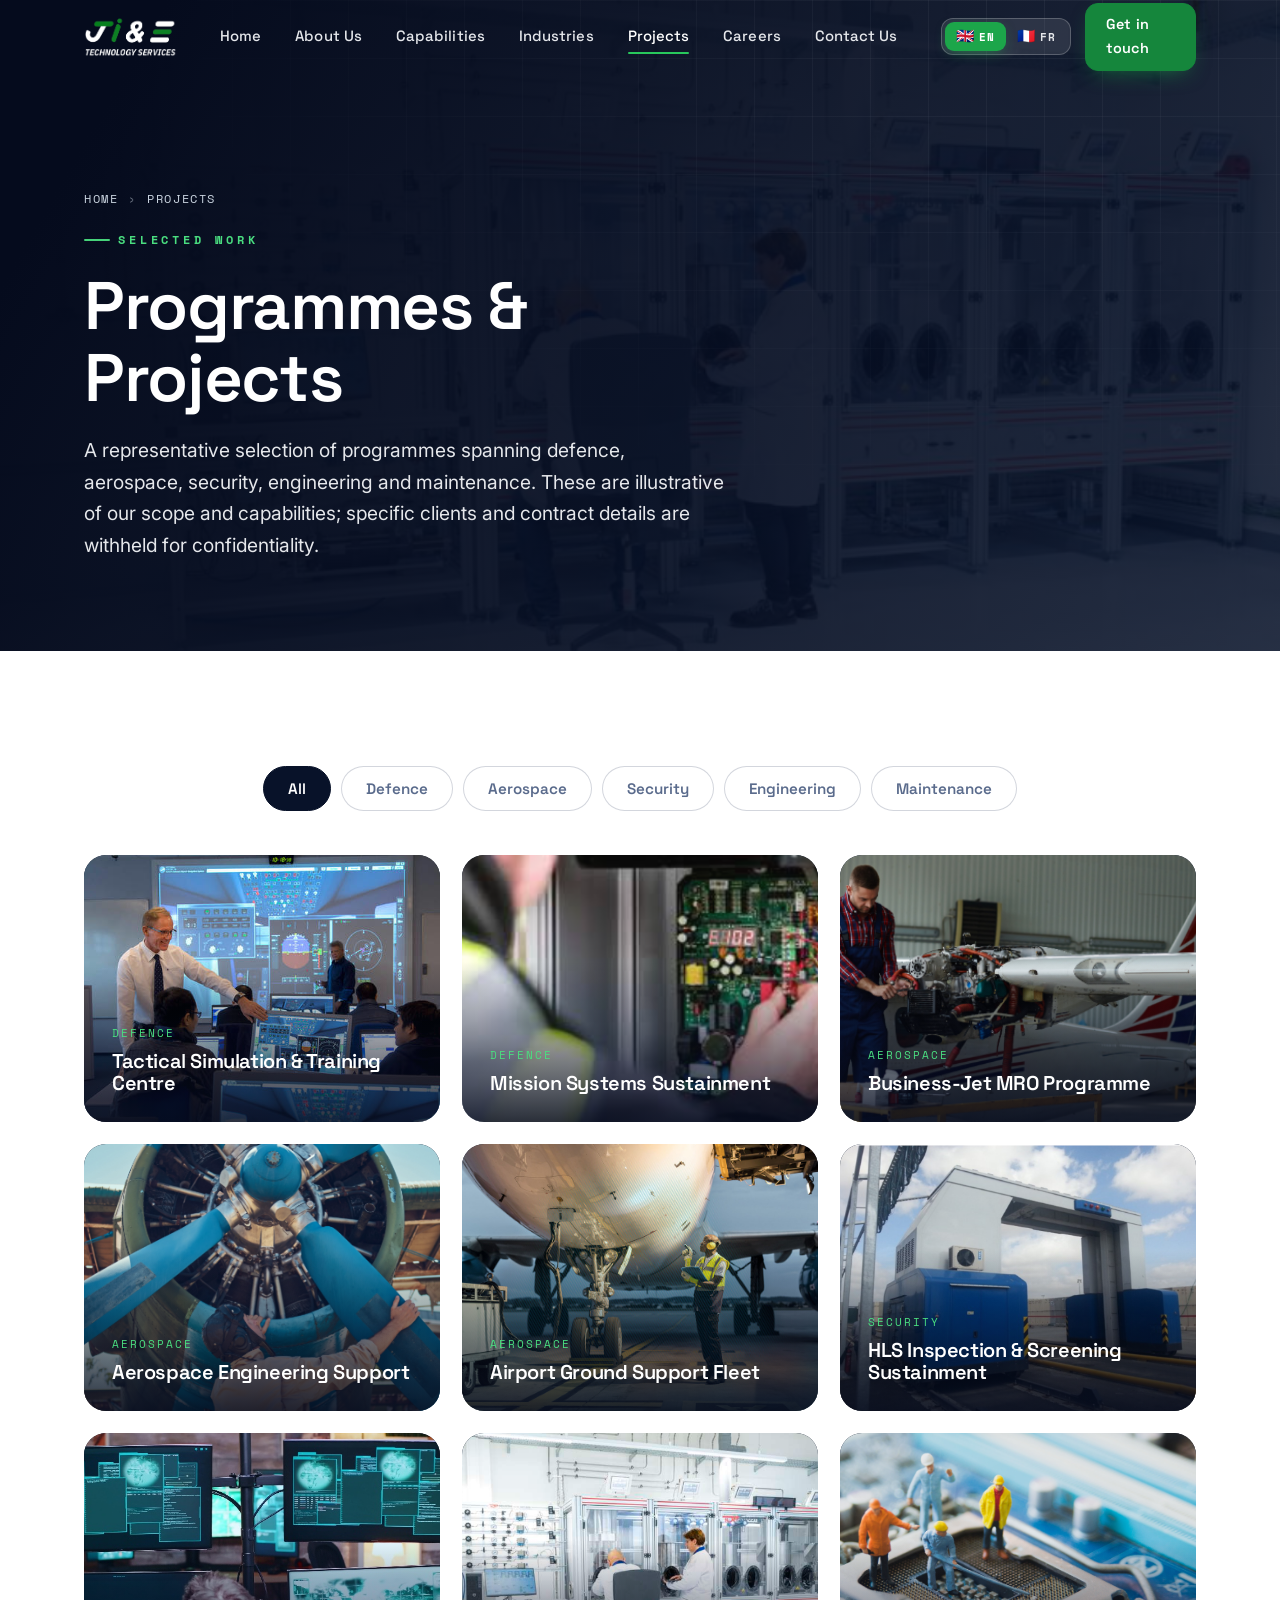
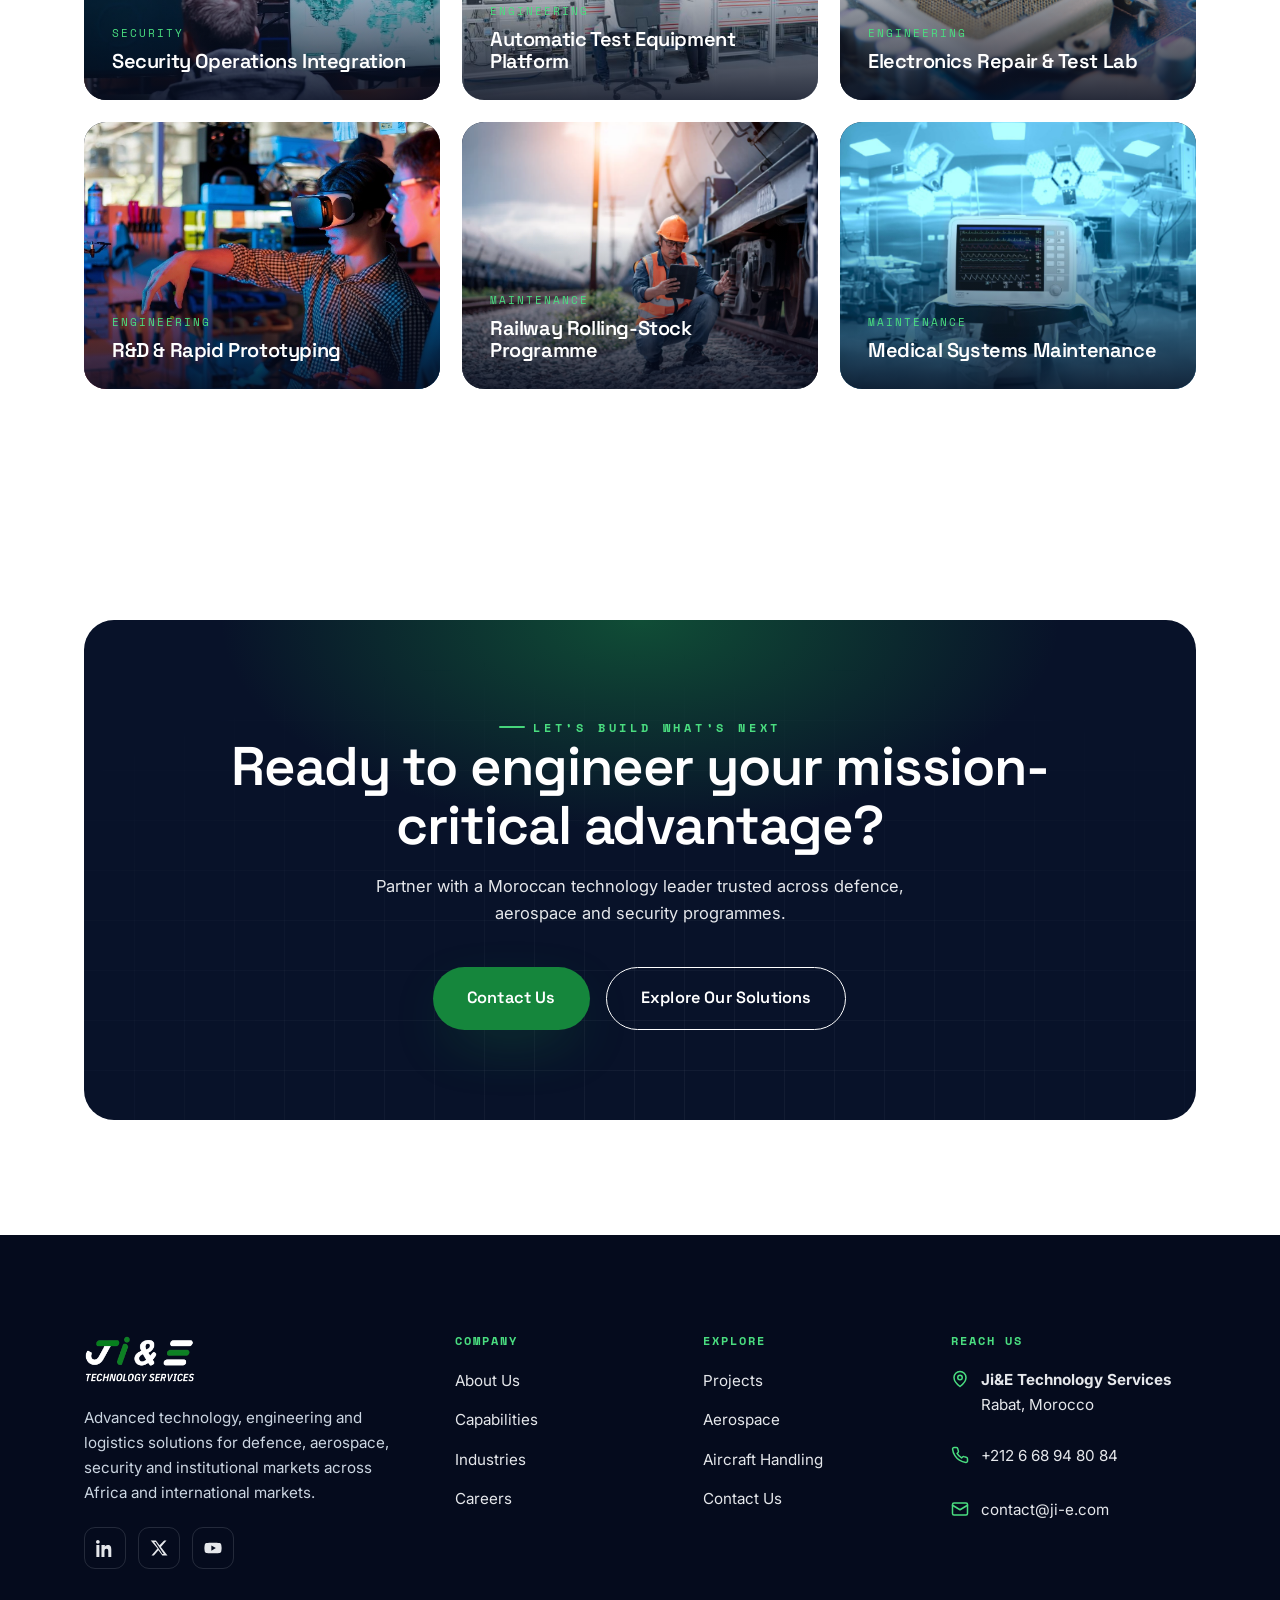
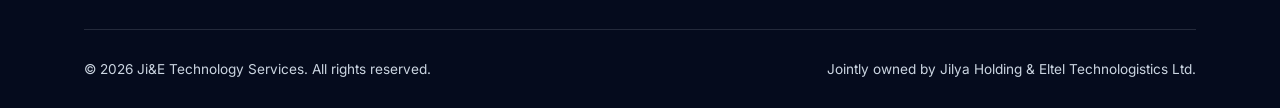
<file: projects.html>
<!DOCTYPE html>
<html lang="en">
<head>
<meta charset="UTF-8" />
<meta name="viewport" content="width=device-width, initial-scale=1.0" />
<title>Projects — Ji&E Technology Services</title>
<meta name="description" content="Representative programmes by Ji&E Technology Services across defence, aerospace, security, engineering and maintenance — integration, sustainment and through-life support across Morocco and Africa." />
<meta name="keywords" content="Defence Technology Morocco, Aerospace Services Morocco, Aircraft Maintenance Morocco, Defence Industry Africa, Security Systems Morocco, Engineering Services Morocco" />
<link rel="icon" href="assets/img/logo.png" />
<link rel="preconnect" href="https://fonts.googleapis.com" />
<link rel="preconnect" href="https://fonts.gstatic.com" crossorigin />
<link href="https://fonts.googleapis.com/css2?family=Space+Grotesk:wght@400;500;600;700&family=Inter:wght@400;500;600;700&family=Space+Mono:wght@400;700&display=swap" rel="stylesheet" />
<link rel="stylesheet" href="assets/css/style.css?v=5" />
</head>
<body data-page="projects">
<div class="progress-bar"></div>
<div id="header"></div>

<!-- ============ PAGE HERO ============ -->
<section class="page-hero">
  <div class="page-hero__bg" style="background-image:url('assets/img/test-facility.png')"></div>
  <div class="page-hero__grid"></div>
  <div class="container">
    <div class="breadcrumb reveal">
      <a href="index.html" data-i18n="nav.home">Home</a>
      <span class="sep">›</span>
      <span data-i18n="nav.projects">Projects</span>
    </div>
    <span class="eyebrow reveal" data-delay="1" style="margin-top:22px" data-i18n="proj.hero.eyebrow">Selected work</span>
    <h1 class="reveal" data-delay="2" data-i18n="proj.hero.title">Programmes &amp; Projects</h1>
    <p class="reveal" data-delay="3" data-i18n="proj.hero.sub">A representative selection of programmes spanning defence, aerospace, security, engineering and maintenance. These are illustrative of our scope and capabilities; specific clients and contract details are withheld for confidentiality.</p>
  </div>
</section>

<!-- ============ PROJECTS GALLERY ============ -->
<section class="section">
  <div class="container">
    <div class="filters reveal" data-filter-bar>
      <button class="tab active" data-filter="all" data-i18n="proj.filter.all">All</button>
      <button class="tab" data-filter="defence" data-i18n="proj.cat.defence">Defence</button>
      <button class="tab" data-filter="aerospace" data-i18n="proj.cat.aerospace">Aerospace</button>
      <button class="tab" data-filter="security" data-i18n="proj.cat.security">Security</button>
      <button class="tab" data-filter="engineering" data-i18n="proj.cat.engineering">Engineering</button>
      <button class="tab" data-filter="maintenance" data-i18n="proj.cat.maintenance">Maintenance</button>
    </div>

    <div class="gallery">
      <!-- DEFENCE -->
      <div class="proj reveal" data-cat="defence">
        <img src="assets/img/simulators.png" alt="Tactical simulation and training centre" />
        <div class="proj__info">
          <span class="proj__cat" data-i18n="proj.cat.defence">Defence</span>
          <h4 data-i18n="proj.p1.title">Tactical Simulation &amp; Training Centre</h4>
          <div class="proj__meta" data-i18n="proj.p1.meta">Integration, certification and full operation of advanced simulators, shooting ranges and enemy-simulation systems — combining laser, secure communications, IT and multimedia. Outcome: heightened force readiness at a markedly lower operating cost.</div>
        </div>
      </div>
      <div class="proj reveal" data-cat="defence">
        <img src="assets/img/security-systems.png" alt="Mission systems sustainment" />
        <div class="proj__info">
          <span class="proj__cat" data-i18n="proj.cat.defence">Defence</span>
          <h4 data-i18n="proj.p2.title">Mission Systems Sustainment</h4>
          <div class="proj__meta" data-i18n="proj.p2.meta">Level A–D maintenance and reverse engineering of obsolete components for air, land and sea security systems. Outcome: extended platform life and assured availability of critical mission systems.</div>
        </div>
      </div>

      <!-- AEROSPACE -->
      <div class="proj reveal" data-cat="aerospace">
        <img src="assets/img/aircraft-maintenance.png" alt="Business-jet MRO programme" />
        <div class="proj__info">
          <span class="proj__cat" data-i18n="proj.cat.aerospace">Aerospace</span>
          <h4 data-i18n="proj.p3.title">Business-Jet MRO Programme</h4>
          <div class="proj__meta" data-i18n="proj.p3.meta">Airframe maintenance, component repair, engineering support and fuselage painting for business-jet operators. Outcome: shortened turnaround times and dependable airworthiness across the fleet.</div>
        </div>
      </div>
      <div class="proj reveal" data-cat="aerospace">
        <img src="assets/img/radial-engine.png" alt="Aerospace engineering support" />
        <div class="proj__info">
          <span class="proj__cat" data-i18n="proj.cat.aerospace">Aerospace</span>
          <h4 data-i18n="proj.p4.title">Aerospace Engineering Support</h4>
          <div class="proj__meta" data-i18n="proj.p4.meta">Design, development, testing and production support for aircraft and related systems. Outcome: validated, production-ready solutions delivered to demanding airworthiness standards.</div>
        </div>
      </div>
      <div class="proj reveal" data-cat="aerospace">
        <img src="assets/img/aircraft-ground.jpg" alt="Airport ground support fleet" />
        <div class="proj__info">
          <span class="proj__cat" data-i18n="proj.cat.aerospace">Aerospace</span>
          <h4 data-i18n="proj.p5.title">Airport Ground Support Fleet</h4>
          <div class="proj__meta" data-i18n="proj.p5.meta">Supply and maintenance of GPUs, ACUs, tugs and baggage handlers for airport operations. Outcome: high equipment availability that keeps ground turnarounds on schedule.</div>
        </div>
      </div>

      <!-- SECURITY -->
      <div class="proj reveal" data-cat="security">
        <img src="assets/img/inspection.png" alt="HLS inspection and screening sustainment" />
        <div class="proj__info">
          <span class="proj__cat" data-i18n="proj.cat.security">Security</span>
          <h4 data-i18n="proj.p6.title">HLS Inspection &amp; Screening Sustainment</h4>
          <div class="proj__meta" data-i18n="proj.p6.meta">Through-life support of multi-manufacturer screening and inspection systems for security and customs. Outcome: certified, continuous operation at borders and critical checkpoints.</div>
        </div>
      </div>
      <div class="proj reveal" data-cat="security">
        <img src="assets/img/security-ops.jpg" alt="Security operations integration" />
        <div class="proj__info">
          <span class="proj__cat" data-i18n="proj.cat.security">Security</span>
          <h4 data-i18n="proj.p7.title">Security Operations Integration</h4>
          <div class="proj__meta" data-i18n="proj.p7.meta">Bespoke software and hardware development with interfaces to training and command systems. Outcome: a unified operations picture and seamless interoperability across security assets.</div>
        </div>
      </div>

      <!-- ENGINEERING -->
      <div class="proj reveal" data-cat="engineering">
        <img src="assets/img/test-facility.png" alt="Automatic test equipment platform" />
        <div class="proj__info">
          <span class="proj__cat" data-i18n="proj.cat.engineering">Engineering</span>
          <h4 data-i18n="proj.p8.title">Automatic Test Equipment Platform</h4>
          <div class="proj__meta" data-i18n="proj.p8.meta">A generic, flexible ATE for functional test and Proof-of-Design across electronics, RF, propulsion and power supplies. Outcome: faster validation cycles and reusable test capability across programmes.</div>
        </div>
      </div>
      <div class="proj reveal" data-cat="engineering">
        <img src="assets/img/electronics.png" alt="Electronics repair and test lab" />
        <div class="proj__info">
          <span class="proj__cat" data-i18n="proj.cat.engineering">Engineering</span>
          <h4 data-i18n="proj.p9.title">Electronics Repair &amp; Test Lab</h4>
          <div class="proj__meta" data-i18n="proj.p9.meta">Component-level repair, test-equipment design and obsolescence management for legacy electronics. Outcome: restored availability of hard-to-source assemblies and reduced lifecycle cost.</div>
        </div>
      </div>
      <div class="proj reveal" data-cat="engineering">
        <img src="assets/img/rd-lab.jpg" alt="R&amp;D and rapid prototyping" />
        <div class="proj__info">
          <span class="proj__cat" data-i18n="proj.cat.engineering">Engineering</span>
          <h4 data-i18n="proj.p10.title">R&amp;D &amp; Rapid Prototyping</h4>
          <div class="proj__meta" data-i18n="proj.p10.meta">Development and integration leveraging virtual reality and emerging technologies. Outcome: accelerated concept-to-prototype delivery and de-risked technology adoption.</div>
        </div>
      </div>

      <!-- MAINTENANCE -->
      <div class="proj reveal" data-cat="maintenance">
        <img src="assets/img/railway.png" alt="Railway rolling-stock programme" />
        <div class="proj__info">
          <span class="proj__cat" data-i18n="proj.cat.maintenance">Maintenance</span>
          <h4 data-i18n="proj.p11.title">Railway Rolling-Stock Programme</h4>
          <div class="proj__meta" data-i18n="proj.p11.meta">Carriage assembly, integration, retrofitting, component maintenance and painting delivered end to end. Outcome: modernised rolling stock returned to service with extended operational life.</div>
        </div>
      </div>
      <div class="proj reveal" data-cat="maintenance">
        <img src="assets/img/medical.png" alt="Medical systems maintenance" />
        <div class="proj__info">
          <span class="proj__cat" data-i18n="proj.cat.maintenance">Maintenance</span>
          <h4 data-i18n="proj.p12.title">Medical Systems Maintenance</h4>
          <div class="proj__meta" data-i18n="proj.p12.meta">Dependable maintenance of imaging, emergency-care and clinical training equipment. Outcome: maximised uptime for critical-care and diagnostic systems.</div>
        </div>
      </div>
    </div>
  </div>
</section>

<div id="cta-band"></div>
<div id="footer"></div>

<script src="assets/js/i18n.js?v=5"></script>
<script>
I18N.add({
  en:{
    'meta.title':'Projects — Ji&E Technology Services',
    'meta.desc':'Representative programmes by Ji&E Technology Services across defence, aerospace, security, engineering and maintenance — integration, sustainment and through-life support across Morocco and Africa.',
    'proj.hero.eyebrow':'Selected work',
    'proj.hero.title':'Programmes &amp; Projects',
    'proj.hero.sub':'A representative selection of programmes spanning defence, aerospace, security, engineering and maintenance. These are illustrative of our scope and capabilities; specific clients and contract details are withheld for confidentiality.',
    'proj.filter.all':'All',
    'proj.cat.security':'Security',
    'proj.cat.maintenance':'Maintenance',
    'proj.p1.title':'Tactical Simulation &amp; Training Centre',
    'proj.p1.meta':'Integration, certification and full operation of advanced simulators, shooting ranges and enemy-simulation systems — combining laser, secure communications, IT and multimedia. Outcome: heightened force readiness at a markedly lower operating cost.',
    'proj.p2.title':'Mission Systems Sustainment',
    'proj.p2.meta':'Level A–D maintenance and reverse engineering of obsolete components for air, land and sea security systems. Outcome: extended platform life and assured availability of critical mission systems.',
    'proj.p3.title':'Business-Jet MRO Programme',
    'proj.p3.meta':'Airframe maintenance, component repair, engineering support and fuselage painting for business-jet operators. Outcome: shortened turnaround times and dependable airworthiness across the fleet.',
    'proj.p4.title':'Aerospace Engineering Support',
    'proj.p4.meta':'Design, development, testing and production support for aircraft and related systems. Outcome: validated, production-ready solutions delivered to demanding airworthiness standards.',
    'proj.p5.title':'Airport Ground Support Fleet',
    'proj.p5.meta':'Supply and maintenance of GPUs, ACUs, tugs and baggage handlers for airport operations. Outcome: high equipment availability that keeps ground turnarounds on schedule.',
    'proj.p6.title':'HLS Inspection &amp; Screening Sustainment',
    'proj.p6.meta':'Through-life support of multi-manufacturer screening and inspection systems for security and customs. Outcome: certified, continuous operation at borders and critical checkpoints.',
    'proj.p7.title':'Security Operations Integration',
    'proj.p7.meta':'Bespoke software and hardware development with interfaces to training and command systems. Outcome: a unified operations picture and seamless interoperability across security assets.',
    'proj.p8.title':'Automatic Test Equipment Platform',
    'proj.p8.meta':'A generic, flexible ATE for functional test and Proof-of-Design across electronics, RF, propulsion and power supplies. Outcome: faster validation cycles and reusable test capability across programmes.',
    'proj.p9.title':'Electronics Repair &amp; Test Lab',
    'proj.p9.meta':'Component-level repair, test-equipment design and obsolescence management for legacy electronics. Outcome: restored availability of hard-to-source assemblies and reduced lifecycle cost.',
    'proj.p10.title':'R&amp;D &amp; Rapid Prototyping',
    'proj.p10.meta':'Development and integration leveraging virtual reality and emerging technologies. Outcome: accelerated concept-to-prototype delivery and de-risked technology adoption.',
    'proj.p11.title':'Railway Rolling-Stock Programme',
    'proj.p11.meta':'Carriage assembly, integration, retrofitting, component maintenance and painting delivered end to end. Outcome: modernised rolling stock returned to service with extended operational life.',
    'proj.p12.title':'Medical Systems Maintenance',
    'proj.p12.meta':'Dependable maintenance of imaging, emergency-care and clinical training equipment. Outcome: maximised uptime for critical-care and diagnostic systems.'
  },
  fr:{
    'meta.title':'Projets — Ji&E Technology Services',
    'meta.desc':'Programmes représentatifs de Ji&E Technology Services en défense, aérospatial, sécurité, ingénierie et maintenance — intégration, soutien et support sur tout le cycle de vie, au Maroc et en Afrique.',
    'proj.hero.eyebrow':'Réalisations',
    'proj.hero.title':'Programmes &amp; Projets',
    'proj.hero.sub':'Une sélection représentative de programmes couvrant la défense, l’aérospatial, la sécurité, l’ingénierie et la maintenance. Ils illustrent notre périmètre et nos compétences ; les clients et les détails contractuels sont tenus confidentiels.',
    'proj.filter.all':'Tous',
    'proj.cat.security':'Sécurité',
    'proj.cat.maintenance':'Maintenance',
    'proj.p1.title':'Centre de simulation &amp; d’entraînement tactique',
    'proj.p1.meta':'Intégration, certification et exploitation complète de simulateurs avancés, de stands de tir et de systèmes de simulation d’adversaire — alliant laser, communications sécurisées, informatique et multimédia. Résultat : une disponibilité opérationnelle accrue pour un coût d’exploitation nettement réduit.',
    'proj.p2.title':'Soutien des systèmes de mission',
    'proj.p2.meta':'Maintenance de niveau A–D et rétro-ingénierie de composants obsolètes pour des systèmes de sécurité air, terre et mer. Résultat : une durée de vie prolongée des plateformes et une disponibilité assurée des systèmes critiques.',
    'proj.p3.title':'Programme MRO d’avions d’affaires',
    'proj.p3.meta':'Maintenance cellule, réparation de composants, support d’ingénierie et peinture de fuselage pour opérateurs d’avions d’affaires. Résultat : des délais d’immobilisation réduits et une navigabilité fiable sur l’ensemble de la flotte.',
    'proj.p4.title':'Support d’ingénierie aérospatiale',
    'proj.p4.meta':'Conception, développement, essais et support à la production pour aéronefs et systèmes associés. Résultat : des solutions validées et prêtes pour la production, conformes aux exigences de navigabilité les plus strictes.',
    'proj.p5.title':'Flotte d’assistance aéroportuaire au sol',
    'proj.p5.meta':'Fourniture et maintenance de GPU, d’ACU, de tracteurs et de convoyeurs à bagages pour l’exploitation aéroportuaire. Résultat : une disponibilité élevée des équipements qui maintient les rotations au sol dans les temps.',
    'proj.p6.title':'Soutien des systèmes d’inspection &amp; de contrôle HLS',
    'proj.p6.meta':'Support sur tout le cycle de vie de systèmes de détection et d’inspection multi-constructeurs pour la sécurité et les douanes. Résultat : une exploitation continue et certifiée aux frontières et points de contrôle sensibles.',
    'proj.p7.title':'Intégration des opérations de sécurité',
    'proj.p7.meta':'Développement logiciel et matériel sur mesure, avec interfaces vers les systèmes d’entraînement et de commandement. Résultat : une vue opérationnelle unifiée et une interopérabilité fluide entre les moyens de sécurité.',
    'proj.p8.title':'Plateforme de bancs de test automatiques',
    'proj.p8.meta':'Un ATE générique et flexible pour le test fonctionnel et la validation de conception (Proof-of-Design) en électronique, RF, propulsion et alimentations. Résultat : des cycles de validation accélérés et une capacité de test réutilisable d’un programme à l’autre.',
    'proj.p9.title':'Laboratoire de réparation &amp; de test électronique',
    'proj.p9.meta':'Réparation au niveau composant, conception de bancs de test et gestion de l’obsolescence pour l’électronique ancienne. Résultat : une disponibilité restaurée des ensembles difficiles à sourcer et un coût de cycle de vie réduit.',
    'proj.p10.title':'R&amp;D &amp; prototypage rapide',
    'proj.p10.meta':'Développement et intégration tirant parti de la réalité virtuelle et des technologies émergentes. Résultat : un passage accéléré du concept au prototype et une adoption technologique maîtrisée.',
    'proj.p11.title':'Programme de matériel roulant ferroviaire',
    'proj.p11.meta':'Assemblage de voitures, intégration, rénovation, maintenance de composants et peinture, livrés de bout en bout. Résultat : un matériel roulant modernisé, remis en service avec une durée de vie opérationnelle prolongée.',
    'proj.p12.title':'Maintenance des systèmes médicaux',
    'proj.p12.meta':'Maintenance fiable des équipements d’imagerie, de soins d’urgence et de formation clinique. Résultat : une disponibilité maximisée des systèmes de diagnostic et de soins critiques.'
  }
});
</script>
<script src="assets/js/main.js?v=5"></script>
</body>
</html>
</file>
<file: assets/css/style.css>
/* ============================================================
   JI&E TECHNOLOGY SERVICES — Premium Corporate Design System
   ============================================================ */

/* ---------- Design Tokens ---------- */
:root{
  /* Brand */
  --navy-950:#050b1d;
  --navy-900:#081229;
  --navy-850:#0a1733;
  --navy-800:#0d1f44;
  --navy-700:#122a5e;
  --navy-600:#1a3a7a;
  --navy-500:#244a93;

  --green-700:#137a37;
  --green:#1ca64a;           /* brand green — accents, icons, borders, outlines */
  --green-cta:#15863c;       /* deeper green for filled buttons → white text passes WCAG AA */
  --green-400:#28c85c;
  --green-300:#4ade80;
  --green-glow:rgba(40,200,92,.35);

  --ice:#cadcfc;
  --ink:#0b1733;
  --muted:#5a6b8c;
  --muted-soft:#8493ad;
  --line:rgba(13,31,68,.10);
  --line-strong:rgba(13,31,68,.18);

  --bg:#ffffff;
  --bg-alt:#f3f7fc;
  --bg-tint:#eef4fb;

  /* On-dark text — WCAG AA tuned */
  --d-line:rgba(226,232,240,.14);
  --d-line-strong:rgba(226,232,240,.30);
  --d-soft:#e5e7eb;   /* descriptive text on dark */
  --d-muted:#cbd5e1;  /* secondary text on dark */

  /* Glass header */
  --glass:rgba(10,15,35,.72);
  --glass-top:rgba(10,15,35,.28);
  --glass-line:rgba(255,255,255,.08);

  /* Type */
  --font-head:"Space Grotesk","Segoe UI",sans-serif;
  --font-body:"Inter","Segoe UI",sans-serif;
  --font-mono:"Space Mono","Courier New",monospace;

  /* Shape */
  --r-sm:8px;
  --r:14px;
  --r-lg:22px;
  --r-xl:30px;

  /* Shadow */
  --sh-sm:0 2px 10px rgba(8,18,41,.06);
  --sh:0 18px 50px -20px rgba(8,18,41,.30);
  --sh-lg:0 40px 90px -30px rgba(8,18,41,.45);
  --sh-green:0 20px 60px -20px rgba(28,166,74,.45);

  /* Layout */
  --maxw:1240px;
  --gut:clamp(20px,5vw,64px);
  --nav-h:74px;

  --ease:cubic-bezier(.22,.61,.36,1);
}

/* ---------- Reset ---------- */
*,*::before,*::after{box-sizing:border-box;margin:0;padding:0}
html{scroll-behavior:smooth;-webkit-text-size-adjust:100%}
body{
  font-family:var(--font-body);
  color:var(--ink);
  background:var(--bg);
  line-height:1.65;
  font-size:16.5px;
  overflow-x:hidden;
  -webkit-font-smoothing:antialiased;
  text-rendering:optimizeLegibility;
}
img{max-width:100%;display:block}
a{color:inherit;text-decoration:none}
button{font-family:inherit;cursor:pointer;border:none;background:none}
ul{list-style:none}
::selection{background:var(--green);color:#fff}

/* Headings inherit their context's color: dark on light sections (body = --ink),
   white on any container that sets color:#fff (hero, page-hero, .dark, .ind, .proj, .cta-band).
   This is the single source of truth that prevents dark-on-dark titles. */
h1,h2,h3,h4,h5{font-family:var(--font-head);font-weight:600;line-height:1.08;letter-spacing:-.02em;color:inherit}

/* ---------- Helpers ---------- */
.container{max-width:var(--maxw);margin-inline:auto;padding-inline:var(--gut)}
.section{padding:clamp(64px,9vw,128px) 0}
.section--tight{padding:clamp(48px,6vw,84px) 0}
.center{text-align:center}
.lead{font-size:clamp(1.05rem,1.6vw,1.25rem);color:var(--muted);line-height:1.7}
.dark{background:var(--navy-900);color:#fff}
.dark h1,.dark h2,.dark h3,.dark h4{color:#fff}
.dark .lead{color:var(--d-soft)}
.alt{background:var(--bg-alt)}
.hide{display:none!important}
.nowrap{white-space:nowrap}

/* Eyebrow (HUD label) */
.eyebrow{
  font-family:var(--font-mono);
  font-size:.74rem;
  letter-spacing:.32em;
  text-transform:uppercase;
  color:var(--green-700);            /* deep green = WCAG AA on light */
  display:inline-flex;align-items:center;gap:.7em;
  font-weight:700;
}
.eyebrow::before{
  content:"";width:26px;height:2px;background:currentColor;display:inline-block;border-radius:2px;opacity:.95;
}
.eyebrow--center{justify-content:center}
/* bright green on every dark context */
.dark .eyebrow,.hero .eyebrow,.page-hero .eyebrow,.cta-band .eyebrow{color:var(--green-300)}

.section-head{max-width:760px;margin-bottom:clamp(40px,5vw,64px)}
.section-head.center{margin-inline:auto}
.section-head h2{font-size:clamp(2rem,4.2vw,3.25rem);margin:18px 0 0}
.section-head .lead{margin-top:20px}

.title-xl{font-size:clamp(2.6rem,7vw,5rem);line-height:1.02}
.title-lg{font-size:clamp(2rem,4.6vw,3.4rem)}

.text-grad{
  background:linear-gradient(100deg,#34e07a 0%,#22c55e 55%,#86efac 100%);
  -webkit-background-clip:text;background-clip:text;color:transparent;
  -webkit-text-fill-color:transparent;
}

/* Accessibility — visible keyboard focus everywhere */
a:focus-visible,button:focus-visible,.btn:focus-visible,.tab:focus-visible,
input:focus-visible,select:focus-visible,textarea:focus-visible,[tabindex]:focus-visible{
  outline:2px solid var(--green-400);outline-offset:3px;border-radius:8px;
}

/* ---------- Buttons ---------- */
.btn{
  --bg:var(--green);
  display:inline-flex;align-items:center;gap:.6em;
  font-family:var(--font-head);font-weight:600;font-size:.97rem;letter-spacing:.01em;
  padding:15px 28px;border-radius:999px;
  position:relative;isolation:isolate;
  transition:transform .35s var(--ease),box-shadow .35s var(--ease),background .3s;
  will-change:transform;
}
.btn svg{width:18px;height:18px;transition:transform .35s var(--ease)}
.btn:hover{transform:translateY(-3px)}
.btn:hover svg{transform:translateX(4px)}
.btn--primary{background:var(--green-cta);color:#fff;box-shadow:var(--sh-green)}
.btn--primary:hover{box-shadow:0 26px 70px -18px rgba(28,166,74,.6)}
.btn--light{background:#fff;color:var(--navy-900)}
.btn--light:hover{box-shadow:0 24px 60px -22px rgba(255,255,255,.5)}
.btn--ghost{background:transparent;color:currentColor;border:1.5px solid currentColor;padding:13.5px 26px}
.btn--ghost:hover{background:currentColor}
.btn--ghost.on-dark:hover{color:var(--navy-900)}
.btn--dark{background:var(--navy-900);color:#fff}
.btn--dark:hover{box-shadow:var(--sh)}
.btn--lg{padding:17px 34px;font-size:1.02rem}

/* Premium header CTA — filled green → outline-green on hover (300ms) */
.btn--cta{
  background:var(--green-cta);color:#fff;
  border:1.5px solid var(--green-cta);
  border-radius:13px;
  padding:9px 20px;font-size:.9rem;font-weight:600;
  box-shadow:0 8px 22px -10px rgba(28,166,74,.7);
  transition:background .3s var(--ease),color .3s var(--ease),border-color .3s var(--ease),box-shadow .3s var(--ease),transform .3s var(--ease);
}
.btn--cta:hover{
  background:transparent;color:var(--green-300);border-color:var(--green-400);
  box-shadow:0 10px 26px -14px rgba(40,200,92,.55);
  transform:translateY(-1px);
}

/* ============================================================
   HEADER / NAV
   ============================================================ */
.site-header{
  position:fixed;top:0;left:0;right:0;z-index:1000;
  height:var(--nav-h);
  display:flex;align-items:center;
  background:transparent;
  border-bottom:1px solid transparent;
  transition:background .35s var(--ease),box-shadow .35s var(--ease),height .35s var(--ease),border-color .35s;
  animation:headerDrop .7s var(--ease) both;
}
@keyframes headerDrop{from{opacity:0;transform:translateY(-100%)}to{opacity:1;transform:none}}
.site-header .container{display:flex;align-items:center;justify-content:space-between;width:100%;gap:28px}
/* white, frosted header on scroll (and for solid pages) */
.site-header.scrolled,.site-header.solid{
  background:rgba(255,255,255,.9);
  backdrop-filter:blur(16px) saturate(1.5);
  -webkit-backdrop-filter:blur(16px) saturate(1.5);
  height:62px;
  border-color:var(--line);
  box-shadow:0 12px 40px -26px rgba(8,18,41,.45);
}
/* brand logo crossfade: white reverse over hero → full-colour official logo on white */
.brand{position:relative;display:flex;align-items:center;flex-shrink:0;z-index:2;height:40px;transition:height .35s var(--ease)}
.scrolled .brand,.solid .brand{height:34px}
.brand img{height:100%;width:auto;transition:opacity .35s var(--ease)}
.brand .logo-dark{position:absolute;left:0;top:0;opacity:0}
.scrolled .brand .logo-light,.solid .brand .logo-light{opacity:0}
.scrolled .brand .logo-dark,.solid .brand .logo-dark{opacity:1}

/* nav links */
.nav{display:flex;align-items:center;gap:4px}
.nav a{
  font-family:var(--font-head);font-weight:500;font-size:.93rem;letter-spacing:.005em;
  padding:9px 15px;border-radius:10px;position:relative;color:var(--d-soft);
  transition:color .25s,background .25s;
  white-space:nowrap;
}
.nav a::after{
  content:"";position:absolute;left:15px;right:15px;bottom:4px;height:2px;
  background:var(--green-400);transform:scaleX(0);transform-origin:left;
  transition:transform .3s var(--ease);border-radius:2px;
}
.nav a:hover{color:#fff}
.nav a:hover::after,.nav a.active::after{transform:scaleX(1)}
.nav a.active{color:#fff}
/* dark links once header turns white */
.site-header.scrolled .nav a,.site-header.solid .nav a{color:var(--ink)}
.site-header.scrolled .nav a:hover,.site-header.solid .nav a:hover,
.site-header.scrolled .nav a.active,.site-header.solid .nav a.active{color:var(--navy-700)}

.header-right{display:flex;align-items:center;gap:14px;z-index:2}

/* language switcher — light glass over hero → solid on white */
.lang{display:flex;align-items:center;background:rgba(255,255,255,.1);border:1px solid rgba(255,255,255,.22);border-radius:12px;padding:3px;backdrop-filter:blur(6px)}
.lang button{
  font-family:var(--font-mono);font-size:.71rem;font-weight:700;letter-spacing:.06em;
  padding:6px 11px;border-radius:9px;color:var(--d-soft);display:flex;align-items:center;gap:5px;
  transition:.25s;
}
.lang button:hover{color:#fff}
.lang button.active{background:var(--green);color:#fff;box-shadow:0 4px 14px -5px rgba(28,166,74,.7)}
.lang .flag{font-size:.92rem;line-height:1}
.scrolled .lang,.solid .lang{background:var(--bg-alt);border-color:var(--line)}
.scrolled .lang button,.solid .lang button{color:var(--muted)}
.scrolled .lang button:hover,.solid .lang button:hover{color:var(--navy-700)}
.scrolled .lang button.active,.solid .lang button.active{color:#fff}

/* mobile toggle — white over hero, dark on white header, white when drawer open */
.nav-toggle{display:none;width:46px;height:46px;border-radius:12px;position:relative;z-index:1100}
.nav-toggle span{position:absolute;left:11px;right:11px;height:2px;background:#fff;border-radius:2px;transition:.3s var(--ease)}
.nav-toggle span:nth-child(1){top:16px}
.nav-toggle span:nth-child(2){top:23px}
.nav-toggle span:nth-child(3){top:30px}
.scrolled .nav-toggle span,.solid .nav-toggle span{background:var(--ink)}
.menu-open .nav-toggle span,.menu-open.scrolled .nav-toggle span{background:#fff}
.menu-open .nav-toggle span:nth-child(1){top:23px;transform:rotate(45deg)}
.menu-open .nav-toggle span:nth-child(2){opacity:0}
.menu-open .nav-toggle span:nth-child(3){top:23px;transform:rotate(-45deg)}

@media(max-width:1080px){
  .nav-toggle{display:block}
  .nav{
    position:fixed;inset:0 0 0 auto;width:min(420px,86vw);
    flex-direction:column;align-items:stretch;justify-content:flex-start;
    gap:4px;padding:calc(var(--nav-h) + 20px) 28px 40px;
    background:var(--navy-900);
    transform:translateX(100%);transition:transform .5s var(--ease);
    box-shadow:-30px 0 80px -20px rgba(0,0,0,.5);
  }
  .menu-open .nav{transform:translateX(0)}
  .nav a{color:#fff!important;font-size:1.15rem;padding:16px 18px;border-bottom:1px solid var(--d-line)}
  .nav a::after{display:none}
  .nav a.active{color:var(--green-300)!important}
  body.menu-open{overflow:hidden}
  .menu-open::after{content:"";position:fixed;inset:0;background:rgba(5,11,29,.55);z-index:999;backdrop-filter:blur(3px)}
  .nav .drawer-cta{display:flex;margin-top:18px;justify-content:center}
}
@media(max-width:560px){
  .header-cta{display:none}
  .header-right{gap:10px}
}

/* ============================================================
   HERO (home)
   ============================================================ */
.hero{
  position:relative;min-height:100vh;min-height:100svh;
  display:flex;align-items:center;
  color:#fff;overflow:hidden;
  background:var(--navy-950);
}
.hero__bg{position:absolute;inset:0;z-index:0}
.hero__slide{
  position:absolute;inset:0;background-size:cover;background-position:center;
  opacity:0;transform:scale(1.12);
  transition:opacity 1.6s var(--ease);
  animation:kenburns 9s linear infinite;
}
.hero__slide.is-active{opacity:1}
@keyframes kenburns{from{transform:scale(1.04)}to{transform:scale(1.18)}}
.hero__veil{
  position:absolute;inset:0;z-index:1;
  background:
    linear-gradient(105deg,rgba(5,11,29,.95) 0%,rgba(8,18,41,.82) 42%,rgba(8,18,41,.45) 100%),
    linear-gradient(0deg,rgba(5,11,29,.9),rgba(5,11,29,0) 45%);
}
.hero__grid{
  position:absolute;inset:0;z-index:1;opacity:.5;
  background-image:linear-gradient(var(--d-line) 1px,transparent 1px),linear-gradient(90deg,var(--d-line) 1px,transparent 1px);
  background-size:64px 64px;
  -webkit-mask-image:radial-gradient(120% 120% at 20% 30%,#000,transparent 75%);
  mask-image:radial-gradient(120% 120% at 20% 30%,#000,transparent 75%);
}
.hero .container{position:relative;z-index:3;width:100%;padding-top:var(--nav-h)}
.hero__inner{max-width:920px}
.hero h1{
  font-size:clamp(2.7rem,6.6vw,5.4rem);font-weight:700;color:#fff;
  letter-spacing:-.03em;margin:26px 0 0;
  text-shadow:0 2px 40px rgba(0,0,0,.35);
}
.hero p.sub{
  font-size:clamp(1.08rem,1.9vw,1.45rem);color:var(--d-soft);
  max-width:660px;margin:24px 0 0;line-height:1.6;
}
.hero__cta{display:flex;flex-wrap:wrap;gap:16px;margin-top:40px}
.hero__scroll{
  position:absolute;bottom:30px;left:var(--gut);z-index:3;
  display:flex;align-items:center;gap:12px;color:var(--d-muted);
  font-family:var(--font-mono);font-size:.7rem;letter-spacing:.28em;text-transform:uppercase;
}
.hero__scroll .mouse{width:22px;height:36px;border:2px solid var(--d-line-strong);border-radius:14px;position:relative}
.hero__scroll .mouse::after{content:"";position:absolute;top:6px;left:50%;width:3px;height:7px;background:var(--green-400);border-radius:2px;transform:translateX(-50%);animation:scrolldot 1.8s var(--ease) infinite}
@keyframes scrolldot{0%{opacity:0;transform:translate(-50%,0)}40%{opacity:1}80%{opacity:0;transform:translate(-50%,12px)}100%{opacity:0}}

/* corner brackets motif */
.brackets{position:relative}
.brackets::before,.brackets::after{
  content:"";position:absolute;width:18px;height:18px;border:2px solid var(--green-400);opacity:.8;
}
.brackets::before{top:-8px;left:-10px;border-right:0;border-bottom:0}
.brackets::after{bottom:-8px;right:-10px;border-left:0;border-top:0}

/* ============================================================
   STATS
   ============================================================ */
.stats{position:relative;z-index:5}
.stats-grid{
  display:grid;grid-template-columns:repeat(4,1fr);gap:1px;
  background:var(--d-line);border:1px solid var(--d-line);border-radius:var(--r-lg);overflow:hidden;
}
.stat{padding:clamp(28px,4vw,46px) clamp(20px,3vw,36px);background:var(--navy-850);position:relative;transition:background .4s}
.stat:hover{background:var(--navy-800)}
.stat__num{font-family:var(--font-head);font-weight:700;font-size:clamp(2.6rem,5vw,4rem);line-height:1;color:#fff;letter-spacing:-.03em;display:flex;align-items:baseline;gap:.05em}
.stat__num .suffix{color:var(--green-300)}
.stat__label{margin-top:14px;color:var(--d-soft);font-size:.96rem;line-height:1.4}
.stat::after{content:"";position:absolute;left:clamp(20px,3vw,36px);bottom:0;top:0;width:2px;background:linear-gradient(var(--green),transparent);opacity:0;transition:.4s}
.stat:hover::after{opacity:1}

/* overlapping stats card on home */
.stats-float{margin-top:-70px}

/* ============================================================
   CARDS / GRIDS
   ============================================================ */
.grid{display:grid;gap:26px}
.grid-2{grid-template-columns:repeat(2,1fr)}
.grid-3{grid-template-columns:repeat(3,1fr)}
.grid-4{grid-template-columns:repeat(4,1fr)}

/* Pillar / feature card */
.card{
  background:var(--bg);border:1px solid var(--line);border-radius:var(--r-lg);
  padding:34px 32px;position:relative;overflow:hidden;
  transition:transform .5s var(--ease),box-shadow .5s var(--ease),border-color .4s;
  will-change:transform;
}
.card::before{
  content:"";position:absolute;inset:0;border-radius:inherit;padding:1px;
  background:linear-gradient(140deg,var(--green),transparent 40%);
  -webkit-mask:linear-gradient(#000 0 0) content-box,linear-gradient(#000 0 0);
  -webkit-mask-composite:xor;mask-composite:exclude;opacity:0;transition:opacity .45s;
}
.card:hover{transform:translateY(-8px);box-shadow:var(--sh)}
.card:hover::before{opacity:1}
.card__icon{
  width:58px;height:58px;border-radius:16px;display:grid;place-items:center;
  background:linear-gradient(150deg,var(--navy-800),var(--navy-600));color:var(--green-300);
  margin-bottom:24px;box-shadow:inset 0 0 0 1px rgba(255,255,255,.06);
}
.card__icon svg{width:28px;height:28px}
.card h3{font-size:1.3rem;margin-bottom:10px}
.card p{color:var(--muted);font-size:.98rem}
.card__index{position:absolute;top:24px;right:28px;font-family:var(--font-mono);font-size:.8rem;color:var(--line-strong);font-weight:700}
.dark .card__index{color:var(--d-line-strong)}

.dark .card{background:var(--navy-850);border-color:var(--d-line)}
.dark .card h3{color:#fff}
.dark .card p{color:var(--d-muted)}
.dark .card:hover{box-shadow:var(--sh-lg)}

/* image-topped service card */
.scard{
  border-radius:var(--r-lg);overflow:hidden;background:var(--bg);border:1px solid var(--line);
  display:flex;flex-direction:column;
  transition:transform .5s var(--ease),box-shadow .5s var(--ease);
}
.scard:hover{transform:translateY(-8px);box-shadow:var(--sh)}
.scard__media{position:relative;aspect-ratio:16/10;overflow:hidden}
.scard__media img{width:100%;height:100%;object-fit:cover;transition:transform .9s var(--ease)}
.scard:hover .scard__media img{transform:scale(1.08)}
.scard__media::after{content:"";position:absolute;inset:0;background:linear-gradient(180deg,transparent 50%,rgba(8,18,41,.45));opacity:0;transition:.4s}
.scard:hover .scard__media::after{opacity:1}
.scard__tag{position:absolute;top:14px;left:14px;background:rgba(8,18,41,.7);backdrop-filter:blur(8px);color:#fff;font-family:var(--font-mono);font-size:.66rem;letter-spacing:.18em;text-transform:uppercase;padding:6px 12px;border-radius:999px;border:1px solid rgba(255,255,255,.18)}
.scard__body{padding:28px 28px 32px;flex:1;display:flex;flex-direction:column}
.scard__body h3{font-size:1.22rem;margin-bottom:10px}
.scard__body p{color:var(--muted);font-size:.96rem;flex:1}
.scard__more{margin-top:18px;font-family:var(--font-head);font-weight:600;font-size:.9rem;color:var(--green-700);display:inline-flex;align-items:center;gap:8px;transition:gap .3s}
.scard:hover .scard__more{gap:13px}

/* feature list with checks */
.checks{display:grid;gap:14px;margin-top:8px}
.checks li{display:flex;gap:14px;align-items:flex-start;color:var(--muted)}
.checks li strong{color:var(--ink);font-weight:600}
.dark .checks li{color:var(--d-soft)}
.dark .checks li strong{color:#fff}
.checks .ic{flex-shrink:0;width:26px;height:26px;border-radius:8px;background:rgba(28,166,74,.12);color:var(--green);display:grid;place-items:center;margin-top:2px}
.checks .ic svg{width:15px;height:15px}

/* split media block */
.split{display:grid;grid-template-columns:1.05fr 1fr;gap:clamp(36px,5vw,72px);align-items:center}
.split--rev .split__media{order:2}
.split__media{position:relative;border-radius:var(--r-lg);overflow:hidden;box-shadow:var(--sh)}
.split__media img{width:100%;height:100%;object-fit:cover;aspect-ratio:4/3}
.split__media .frame{position:absolute;inset:14px;border:1px solid rgba(255,255,255,.35);border-radius:14px;pointer-events:none}

/* ============================================================
   PAGE HERO (inner pages)
   ============================================================ */
.page-hero{
  position:relative;padding:calc(var(--nav-h) + clamp(60px,9vw,120px)) 0 clamp(54px,7vw,96px);
  color:#fff;overflow:hidden;background:var(--navy-900);isolation:isolate;
}
.page-hero__bg{position:absolute;inset:0;z-index:-2;background-size:cover;background-position:center;opacity:.32;transform:scale(1.05)}
.page-hero::before{content:"";position:absolute;inset:0;z-index:-1;background:linear-gradient(120deg,var(--navy-950) 10%,rgba(8,18,41,.6))}
.page-hero__grid{position:absolute;inset:0;z-index:-1;opacity:.4;background-image:linear-gradient(var(--d-line) 1px,transparent 1px),linear-gradient(90deg,var(--d-line) 1px,transparent 1px);background-size:58px 58px;-webkit-mask-image:radial-gradient(100% 120% at 80% 0%,#000,transparent 70%);mask-image:radial-gradient(100% 120% at 80% 0%,#000,transparent 70%)}
.page-hero h1{font-size:clamp(2.4rem,5.6vw,4.2rem);margin:20px 0 0;max-width:16ch}
.page-hero p{margin-top:20px;max-width:640px;color:var(--d-soft);font-size:clamp(1.02rem,1.5vw,1.2rem)}
.breadcrumb{display:flex;gap:10px;align-items:center;font-family:var(--font-mono);font-size:.72rem;letter-spacing:.14em;text-transform:uppercase;color:var(--d-muted)}
.breadcrumb a:hover{color:var(--green-300)}
.breadcrumb .sep{opacity:.5}

/* ============================================================
   TIMELINE
   ============================================================ */
.timeline{position:relative;display:grid;gap:8px;margin-top:20px}
.timeline::before{content:"";position:absolute;left:13px;top:8px;bottom:8px;width:2px;background:linear-gradient(var(--green),var(--navy-600))}
.tl-item{position:relative;padding:0 0 30px 52px}
.tl-item::before{content:"";position:absolute;left:6px;top:4px;width:16px;height:16px;border-radius:50%;background:var(--green);box-shadow:0 0 0 5px rgba(28,166,74,.18)}
.tl-item .yr{font-family:var(--font-mono);font-weight:700;color:var(--green-700);font-size:.95rem;letter-spacing:.04em}
.dark .tl-item .yr{color:var(--green-300)}
.tl-item h4{font-size:1.18rem;margin:6px 0 6px}
.tl-item p{color:var(--muted);font-size:.96rem}
.dark .tl-item p{color:var(--d-muted)}

/* ============================================================
   TABS (capabilities)
   ============================================================ */
.tabs{display:flex;flex-wrap:wrap;gap:10px;justify-content:center;margin-bottom:48px}
.tab{
  font-family:var(--font-head);font-weight:600;font-size:.95rem;
  padding:12px 24px;border-radius:999px;border:1px solid var(--line-strong);
  color:var(--muted);transition:.3s;background:var(--bg);
}
.tab:hover{border-color:var(--navy-600);color:var(--navy-700)}
.tab.active{background:var(--navy-900);color:#fff;border-color:var(--navy-900)}
.tab-panel{display:none;animation:fadeUp .6s var(--ease)}
.tab-panel.active{display:block}

/* anchor offset for sticky header */
[id]{scroll-margin-top:100px}

/* ============================================================
   CATALOG (aircraft handling equipment)
   ============================================================ */
.catalog{display:grid;grid-template-columns:repeat(4,1fr);gap:22px}
.cat-item{
  background:var(--bg);border:1px solid var(--line);border-radius:var(--r);
  padding:26px;transition:.45s var(--ease);position:relative;overflow:hidden;
}
.cat-item:hover{transform:translateY(-6px);box-shadow:var(--sh);border-color:transparent}
.cat-item__ic{width:50px;height:50px;border-radius:13px;background:var(--bg-tint);color:var(--navy-700);display:grid;place-items:center;margin-bottom:18px;transition:.4s}
.cat-item:hover .cat-item__ic{background:var(--green);color:#fff}
.cat-item__ic svg{width:26px;height:26px}
.cat-item h4{font-size:1.05rem;margin-bottom:6px}
.cat-item p{font-size:.88rem;color:var(--muted)}
.cat-item .req{margin-top:16px;font-family:var(--font-mono);font-size:.7rem;letter-spacing:.1em;text-transform:uppercase;color:var(--green-700);opacity:0;transform:translateY(6px);transition:.4s}
.cat-item:hover .req{opacity:1;transform:none}

/* ============================================================
   INDUSTRIES
   ============================================================ */
.ind-grid{display:grid;grid-template-columns:repeat(2,1fr);gap:22px}
.ind{
  position:relative;border-radius:var(--r-lg);overflow:hidden;min-height:300px;
  display:flex;align-items:flex-end;padding:32px;color:#fff;isolation:isolate;
}
.ind__bg{position:absolute;inset:0;z-index:-2;background-size:cover;background-position:center;transition:transform .9s var(--ease)}
.ind:hover .ind__bg{transform:scale(1.08)}
.ind::after{content:"";position:absolute;inset:0;z-index:-1;background:linear-gradient(180deg,rgba(8,18,41,.15),rgba(5,11,29,.92))}
.ind h3{font-size:1.5rem}
.ind p{color:var(--d-soft);font-size:.95rem;max-height:0;opacity:0;overflow:hidden;transition:.5s var(--ease);margin-top:0}
.ind:hover p{max-height:120px;opacity:1;margin-top:10px}
.ind .num{font-family:var(--font-mono);font-size:.74rem;letter-spacing:.2em;color:var(--green-300);margin-bottom:auto}

/* detailed industry rows */
.ind-row{display:grid;grid-template-columns:240px 1fr;gap:40px;padding:38px 0;border-top:1px solid var(--line)}
.ind-row:last-child{border-bottom:1px solid var(--line)}
.ind-row h3{font-size:1.55rem}
.ind-row .cols{display:grid;grid-template-columns:repeat(3,1fr);gap:28px}
.ind-row .cols h5{font-family:var(--font-mono);font-size:.72rem;letter-spacing:.16em;text-transform:uppercase;color:var(--green-700);margin-bottom:10px}
.ind-row .cols p{color:var(--muted);font-size:.93rem}

/* ============================================================
   PROJECTS GALLERY
   ============================================================ */
.filters{display:flex;flex-wrap:wrap;gap:10px;justify-content:center;margin-bottom:44px}
.gallery{display:grid;grid-template-columns:repeat(3,1fr);gap:22px}
.proj{
  border-radius:var(--r-lg);overflow:hidden;position:relative;
  cursor:pointer;background:var(--navy-900);aspect-ratio:4/3;
}
.proj img{position:absolute;inset:0;width:100%;height:100%;object-fit:cover;display:block;transition:transform .9s var(--ease),opacity .4s}
.proj:hover img{transform:scale(1.08);opacity:.55}
.proj__info{position:absolute;inset:0;display:flex;flex-direction:column;justify-content:flex-end;padding:28px;background:linear-gradient(180deg,transparent 40%,rgba(5,11,29,.85));color:#fff}
.proj__cat{font-family:var(--font-mono);font-size:.68rem;letter-spacing:.18em;text-transform:uppercase;color:var(--green-300)}
.proj h4{font-size:1.25rem;margin-top:8px}
.proj__meta{max-height:0;opacity:0;overflow:hidden;transition:.5s var(--ease);color:var(--d-soft);font-size:.9rem}
.proj:hover .proj__meta{max-height:120px;opacity:1;margin-top:10px}

/* ============================================================
   FORMS
   ============================================================ */
.form{display:grid;gap:20px}
.form-row{display:grid;grid-template-columns:1fr 1fr;gap:20px}
.field{display:flex;flex-direction:column;gap:8px}
.field label{font-family:var(--font-head);font-weight:600;font-size:.85rem;letter-spacing:.01em}
.field input,.field select,.field textarea{
  font-family:var(--font-body);font-size:1rem;color:var(--ink);
  padding:14px 16px;border:1px solid var(--line-strong);border-radius:var(--r-sm);
  background:var(--bg);transition:.25s;width:100%;
}
.field textarea{resize:vertical;min-height:140px}
.field input:focus,.field select:focus,.field textarea:focus{
  outline:none;border-color:var(--green);box-shadow:0 0 0 4px rgba(28,166,74,.12);
}
.field input::placeholder,.field textarea::placeholder{color:var(--muted-soft)}
.form-note{font-size:.85rem;color:var(--muted)}
.form-success{display:none;padding:16px 20px;border-radius:var(--r-sm);background:rgba(28,166,74,.1);border:1px solid rgba(28,166,74,.3);color:var(--green-700);font-weight:600}
.form-success.show{display:block;animation:fadeUp .5s var(--ease)}

.dark .field input,.dark .field select,.dark .field textarea{background:var(--navy-850);border-color:var(--d-line-strong);color:#fff}
.dark .field input::placeholder,.dark .field textarea::placeholder{color:var(--d-muted)}

/* contact info cards */
.info-card{display:flex;gap:18px;align-items:flex-start;padding:24px;border:1px solid var(--line);border-radius:var(--r);background:var(--bg);transition:.4s}
.info-card:hover{border-color:transparent;box-shadow:var(--sh);transform:translateY(-4px)}
.info-card .ic{flex-shrink:0;width:50px;height:50px;border-radius:13px;background:linear-gradient(150deg,var(--navy-800),var(--navy-600));color:var(--green-300);display:grid;place-items:center}
.info-card .ic svg{width:24px;height:24px}
.info-card h4{font-size:1.05rem;margin-bottom:4px}
.info-card p,.info-card a{color:var(--muted);font-size:.95rem}
.info-card a:hover{color:var(--green-700)}
.dark .info-card{background:var(--navy-850);border-color:var(--d-line)}
.dark .info-card p,.dark .info-card a{color:var(--d-muted)}

.map-embed{border-radius:var(--r-lg);overflow:hidden;border:1px solid var(--line);box-shadow:var(--sh);min-height:360px;height:100%}
.map-embed iframe{width:100%;height:100%;min-height:360px;border:0;display:block;filter:grayscale(.2) contrast(1.05)}

/* ============================================================
   CAREERS
   ============================================================ */
.job{
  display:grid;grid-template-columns:1fr auto;gap:20px;align-items:center;
  padding:26px 30px;border:1px solid var(--line);border-radius:var(--r);background:var(--bg);
  transition:.4s var(--ease);margin-bottom:14px;
}
.job:hover{border-color:transparent;box-shadow:var(--sh);transform:translateX(6px)}
.job__meta{display:flex;flex-wrap:wrap;gap:8px 18px;margin-top:8px;font-family:var(--font-mono);font-size:.74rem;letter-spacing:.08em;text-transform:uppercase;color:var(--muted)}
.job__meta span{display:flex;align-items:center;gap:6px}
.job__meta .dot{width:6px;height:6px;border-radius:50%;background:var(--green)}
.job h4{font-size:1.2rem}
.job__desc{margin-top:8px;color:var(--muted);font-size:.95rem;max-width:64ch}
@media(max-width:640px){.job{grid-template-columns:1fr}.job .btn{justify-self:start}}

/* ============================================================
   PARTNERS / LOGOS
   ============================================================ */
.partner-grid{display:grid;grid-template-columns:repeat(2,1fr);gap:24px}
.partner{
  padding:28px;border:1px solid var(--line);border-radius:var(--r-lg);background:var(--bg);
  display:flex;gap:26px;align-items:center;transition:transform .4s var(--ease),box-shadow .4s var(--ease),border-color .4s;
}
.partner:hover{box-shadow:var(--sh);transform:translateY(-5px);border-color:transparent}
.partner__plate{
  flex-shrink:0;width:224px;height:150px;border-radius:16px;
  display:flex;align-items:center;justify-content:center;padding:22px;overflow:hidden;
}
.partner__plate img{width:100%;height:100%;object-fit:contain;object-position:center;display:block;transition:transform .5s var(--ease)}
.partner:hover .partner__plate img{transform:scale(1.05)}
.partner__plate--dark{background-color:#0a1733;background-image:linear-gradient(150deg,var(--navy-850),var(--navy-700));box-shadow:inset 0 0 0 1px rgba(255,255,255,.06)}
.partner__plate--light{background:#fff;border:1px solid var(--line)}
.partner__body{min-width:0}
.partner h4{font-size:1.25rem;margin-bottom:8px}
.partner p{color:var(--muted);font-size:.95rem}
.partner__link{display:inline-flex;margin-top:14px;font-family:var(--font-head);font-weight:600;font-size:.9rem;color:var(--green-700);transition:gap .3s,transform .3s}
.partner:hover .partner__link{transform:translateX(4px)}
.partner-support{
  display:flex;flex-direction:column;align-items:center;gap:18px;
  margin-top:44px;padding-top:40px;text-align:center;
  border-top:1px solid var(--line);
}
.partner-support__logo{height:60px;width:auto;max-width:240px;object-fit:contain}
.partner-support p{
  margin:0;font-family:var(--font-head);font-weight:600;
  font-size:1.05rem;letter-spacing:.01em;color:var(--ink);
}
@media(max-width:560px){
  .partner{flex-direction:column;align-items:flex-start;text-align:left}
  .partner__plate{width:100%}
  .partner-support__logo{height:50px}
}
/* certifications marquee */
.marquee{overflow:hidden;-webkit-mask-image:linear-gradient(90deg,transparent,#000 8%,#000 92%,transparent);mask-image:linear-gradient(90deg,transparent,#000 8%,#000 92%,transparent)}
.marquee__track{display:flex;gap:60px;width:max-content;animation:marquee 32s linear infinite}
.marquee:hover .marquee__track{animation-play-state:paused}
.marquee__item{font-family:var(--font-head);font-weight:600;font-size:1.15rem;color:var(--muted-soft);display:flex;align-items:center;gap:14px;white-space:nowrap}
.marquee__item .d{width:7px;height:7px;border-radius:50%;background:var(--green)}
@keyframes marquee{to{transform:translateX(-50%)}}

/* ============================================================
   CTA band
   ============================================================ */
.cta-band{position:relative;overflow:hidden;isolation:isolate;background:var(--navy-900);border-radius:var(--r-xl);padding:clamp(48px,7vw,90px) clamp(28px,6vw,80px);color:#fff;text-align:center}
.cta-band__glow{position:absolute;inset:0;z-index:-1;background:radial-gradient(600px 300px at 50% 0%,rgba(28,166,74,.4),transparent 70%)}
.cta-band__grid{position:absolute;inset:0;z-index:-1;opacity:.4;background-image:linear-gradient(var(--d-line) 1px,transparent 1px),linear-gradient(90deg,var(--d-line) 1px,transparent 1px);background-size:50px 50px;-webkit-mask-image:radial-gradient(80% 100% at 50% 100%,#000,transparent);mask-image:radial-gradient(80% 100% at 50% 100%,#000,transparent)}
.cta-band h2{font-size:clamp(2rem,4.5vw,3.4rem)}
.cta-band p{max-width:560px;margin:18px auto 0;color:var(--d-soft)}
.cta-band .hero__cta{justify-content:center}

/* ============================================================
   FOOTER
   ============================================================ */
.site-footer{background:var(--navy-950);color:var(--d-soft);padding-top:clamp(60px,8vw,100px)}
.footer-top{display:grid;grid-template-columns:1.6fr 1fr 1fr 1.2fr;gap:44px;padding-bottom:60px;border-bottom:1px solid var(--d-line)}
.footer-brand img{height:48px;margin-bottom:22px}
.footer-brand p{color:var(--d-muted);font-size:.95rem;max-width:320px}
.footer-col h5{font-family:var(--font-mono);font-size:.72rem;letter-spacing:.18em;text-transform:uppercase;color:var(--green-300);margin-bottom:20px;font-weight:700}
.footer-col ul{display:grid;gap:12px}
.footer-col a{color:var(--d-soft);font-size:.95rem;transition:.25s}
.footer-col a:hover{color:#fff;padding-left:5px}
.footer-contact li{display:flex;gap:12px;margin-bottom:14px;font-size:.95rem;color:var(--d-soft)}
.footer-contact .ic{color:var(--green-300);flex-shrink:0;margin-top:3px}
.footer-contact .ic svg{width:18px;height:18px}
.socials{display:flex;gap:12px;margin-top:22px}
.socials a{width:42px;height:42px;border-radius:11px;border:1px solid var(--d-line);display:grid;place-items:center;color:var(--d-soft);transition:.3s}
.socials a:hover{background:var(--green);border-color:var(--green);color:#fff;transform:translateY(-3px)}
.socials a svg{width:18px;height:18px}
.footer-bottom{display:flex;justify-content:space-between;align-items:center;flex-wrap:wrap;gap:14px;padding:28px 0;color:var(--d-muted);font-size:.85rem}
.footer-bottom a:hover{color:#fff}

/* ============================================================
   SCROLL REVEAL
   ============================================================ */
.reveal{opacity:0;transform:translateY(34px);transition:opacity .8s var(--ease),transform .8s var(--ease)}
.reveal.in{opacity:1;transform:none}
.reveal[data-delay="1"]{transition-delay:.08s}
.reveal[data-delay="2"]{transition-delay:.16s}
.reveal[data-delay="3"]{transition-delay:.24s}
.reveal[data-delay="4"]{transition-delay:.32s}
.reveal[data-delay="5"]{transition-delay:.4s}
@keyframes fadeUp{from{opacity:0;transform:translateY(20px)}to{opacity:1;transform:none}}
@media(prefers-reduced-motion:reduce){
  *{animation-duration:.001ms!important;transition-duration:.001ms!important}
  .reveal{opacity:1;transform:none}
}

/* scroll progress bar */
.progress-bar{position:fixed;top:0;left:0;height:3px;width:0;background:linear-gradient(90deg,var(--green),var(--green-300));z-index:1200;transition:width .1s linear}

/* ============================================================
   RESPONSIVE
   ============================================================ */
@media(max-width:1080px){
  .footer-top{grid-template-columns:1fr 1fr}
  .catalog{grid-template-columns:repeat(3,1fr)}
}
@media(max-width:900px){
  .grid-3,.grid-4{grid-template-columns:repeat(2,1fr)}
  .stats-grid{grid-template-columns:repeat(2,1fr)}
  .split{grid-template-columns:1fr;gap:36px}
  .split--rev .split__media{order:0}
  .gallery{grid-template-columns:repeat(2,1fr)}
  .ind-row{grid-template-columns:1fr;gap:20px}
  .ind-row .cols{grid-template-columns:1fr}
  .partner-grid{grid-template-columns:1fr}
}
@media(max-width:640px){
  :root{--gut:20px}
  .grid-2,.grid-3,.grid-4,.catalog,.ind-grid{grid-template-columns:1fr}
  .stats-grid{grid-template-columns:1fr 1fr}
  .stats-float{margin-top:-40px}
  .form-row{grid-template-columns:1fr}
  .gallery{grid-template-columns:1fr}
  .job{grid-template-columns:1fr}
  .footer-top{grid-template-columns:1fr;gap:36px}
  .footer-bottom{flex-direction:column;text-align:center}
  .hero__scroll{display:none}
  .ind-row .cols{grid-template-columns:1fr}
}
</file>
